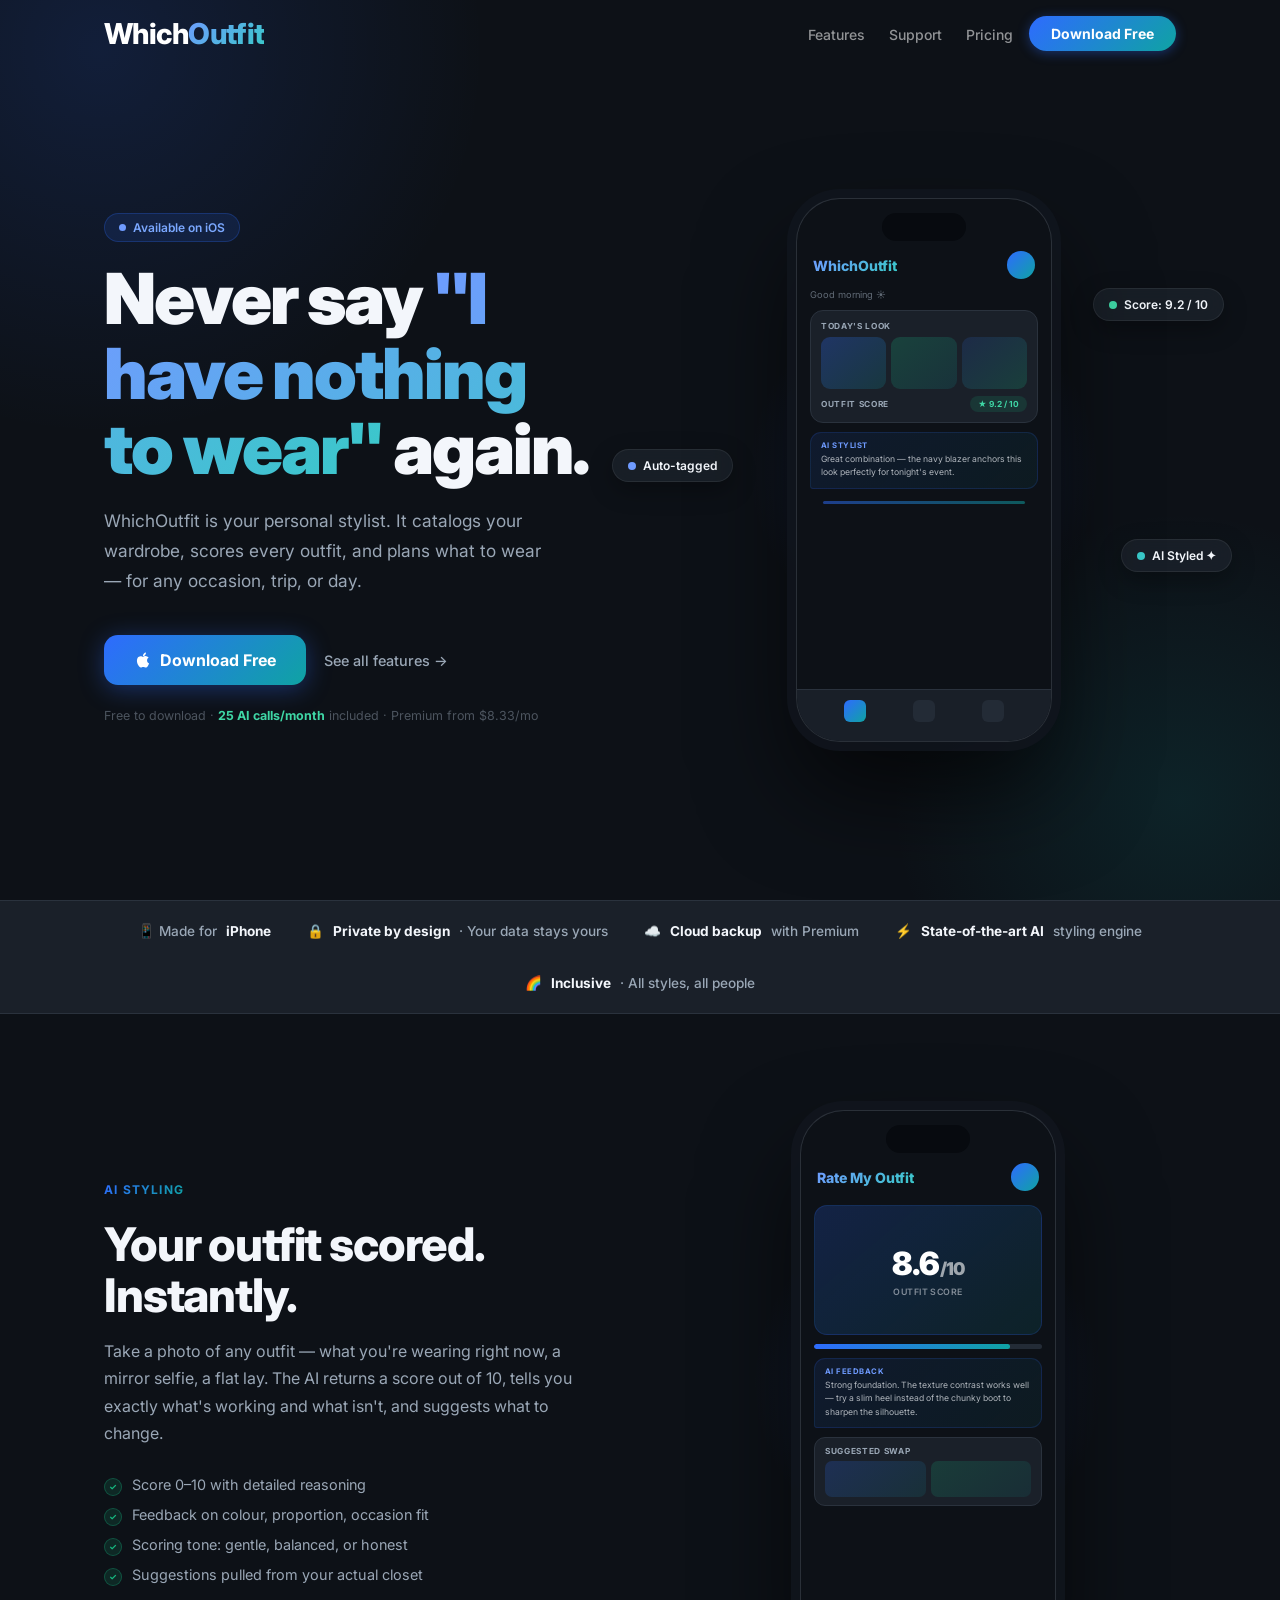
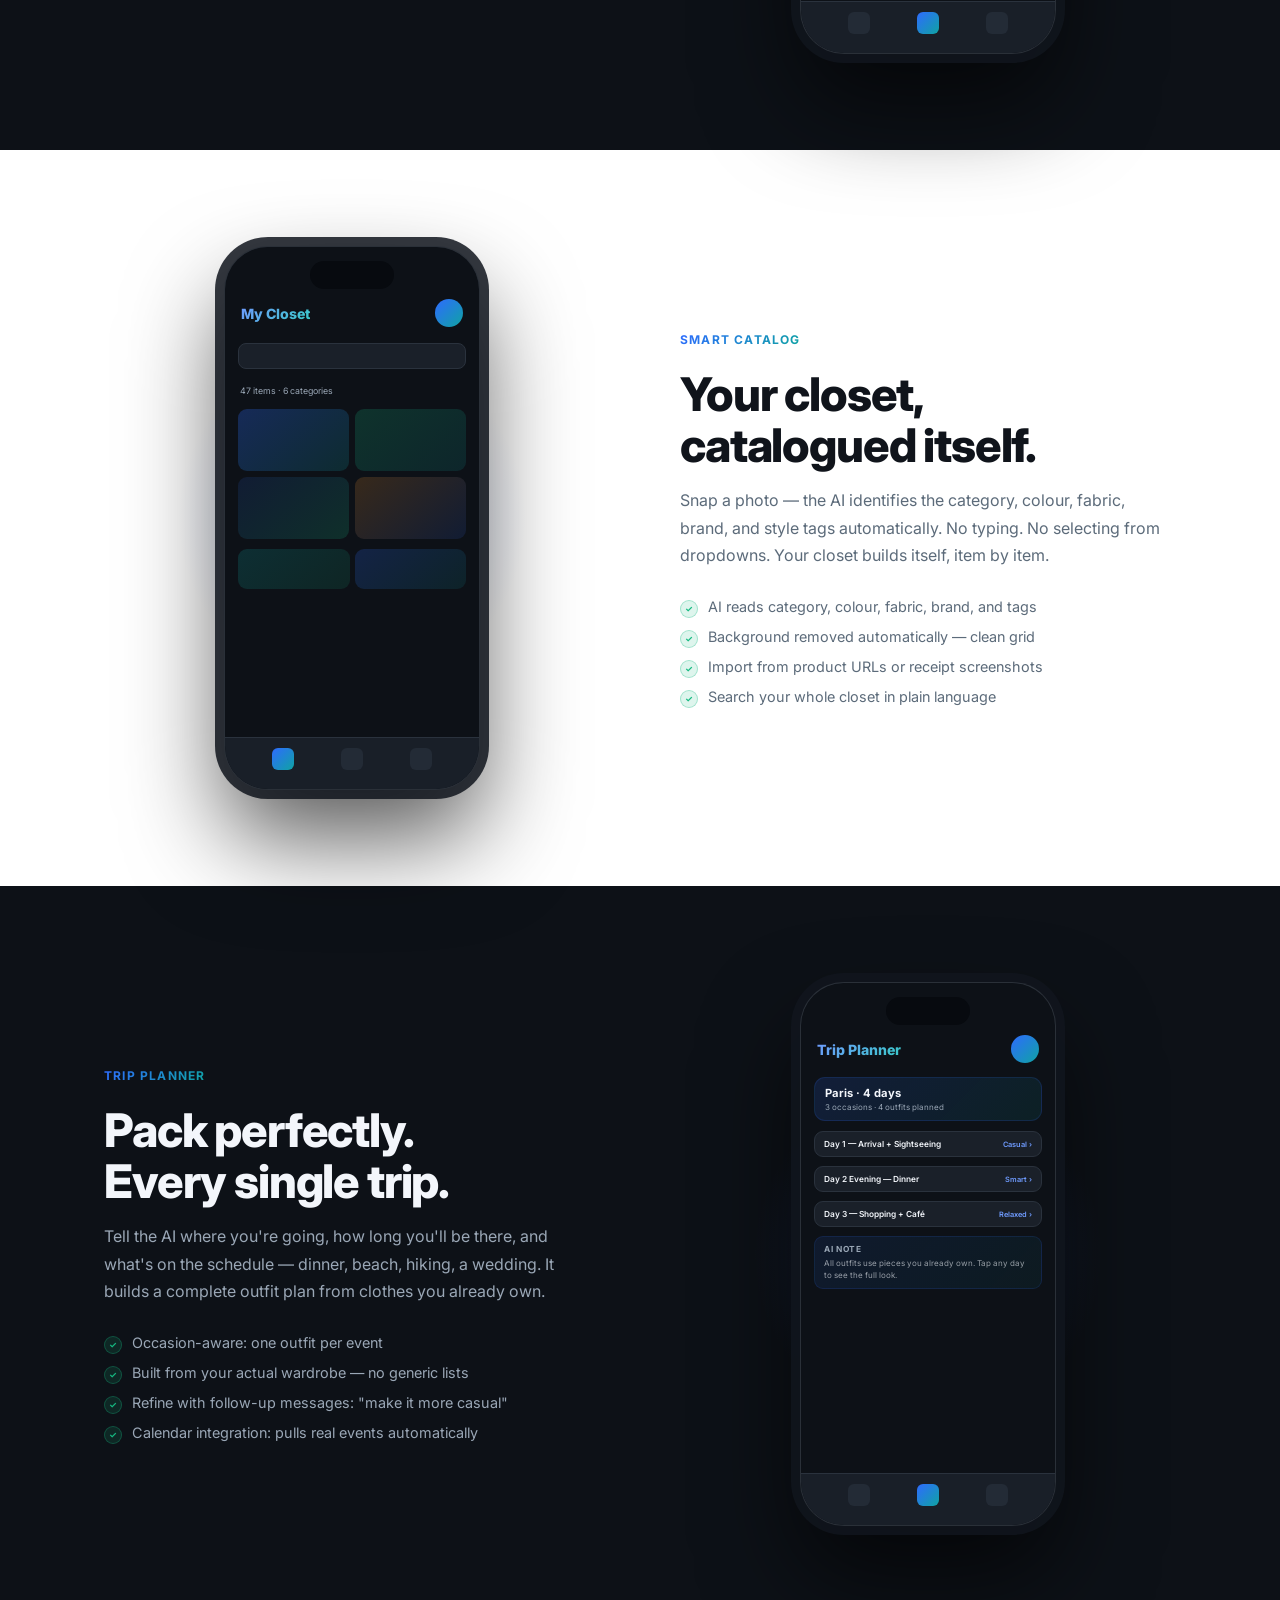
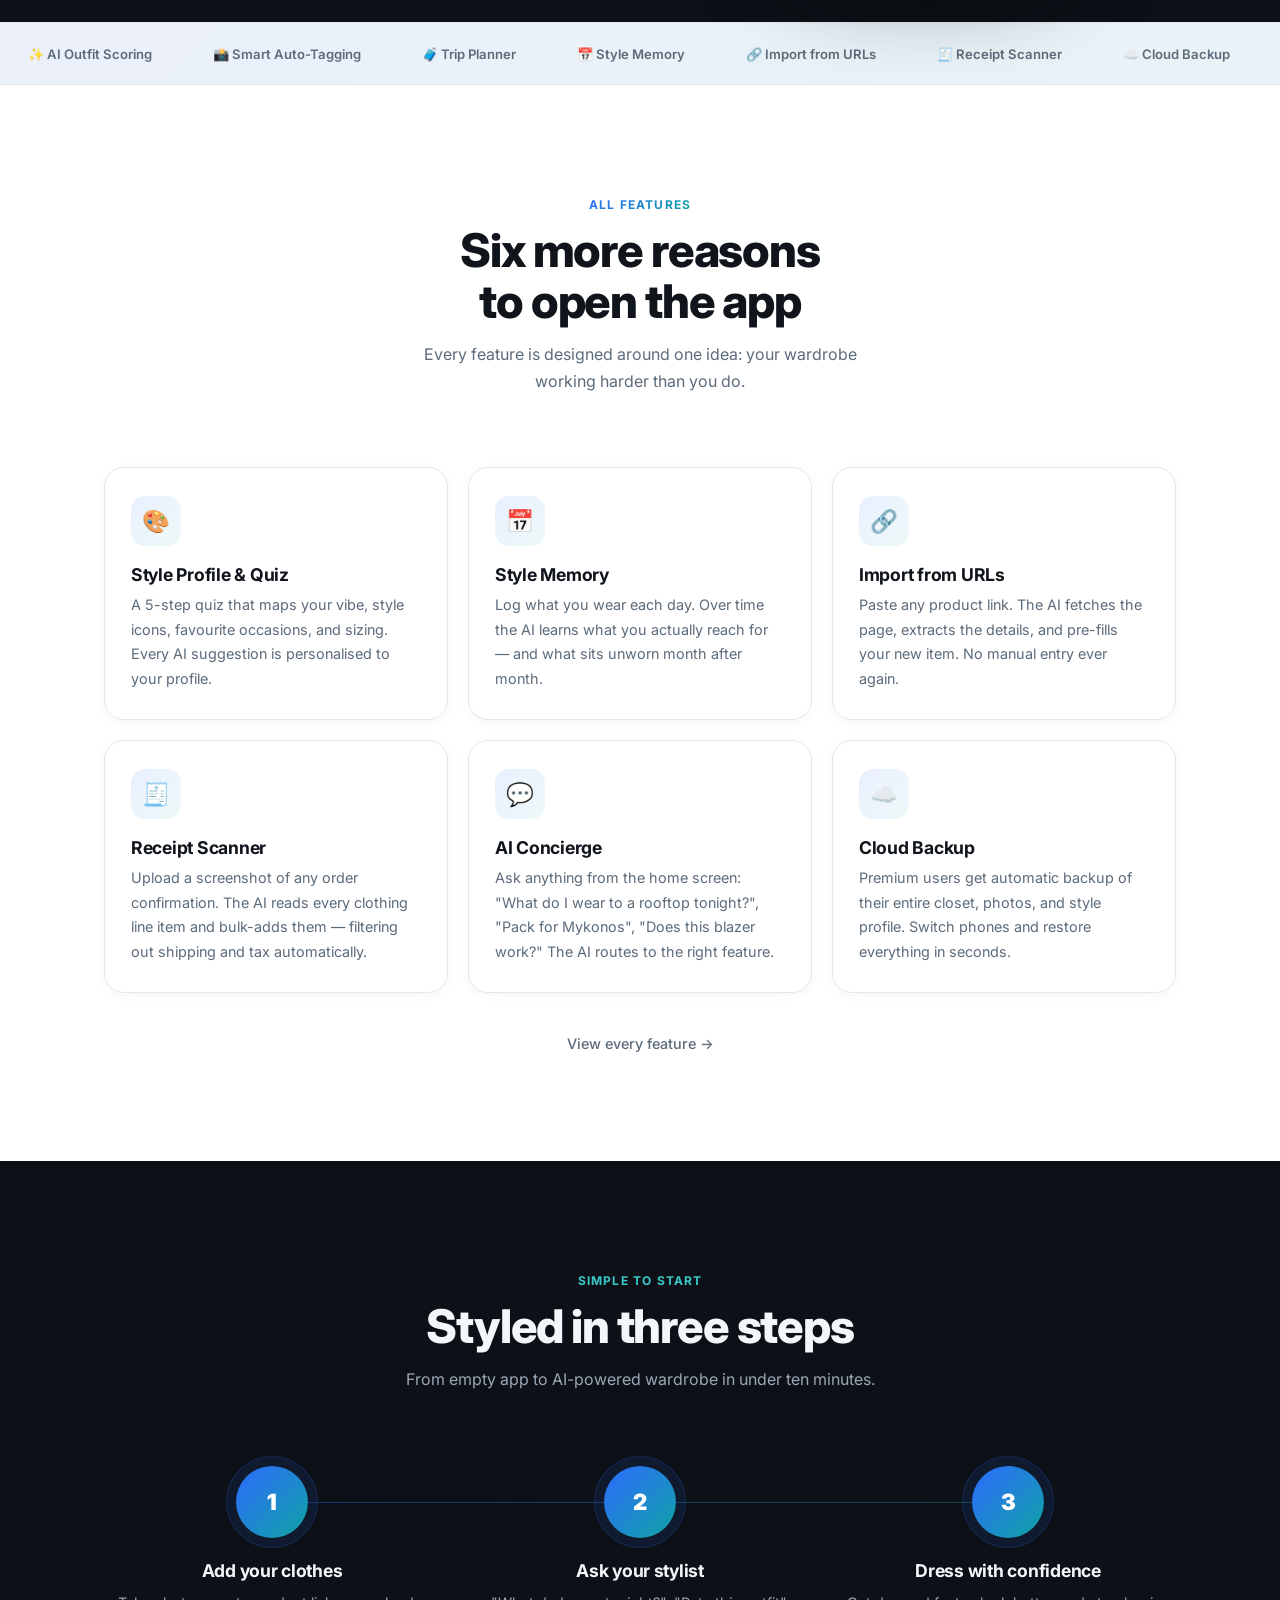
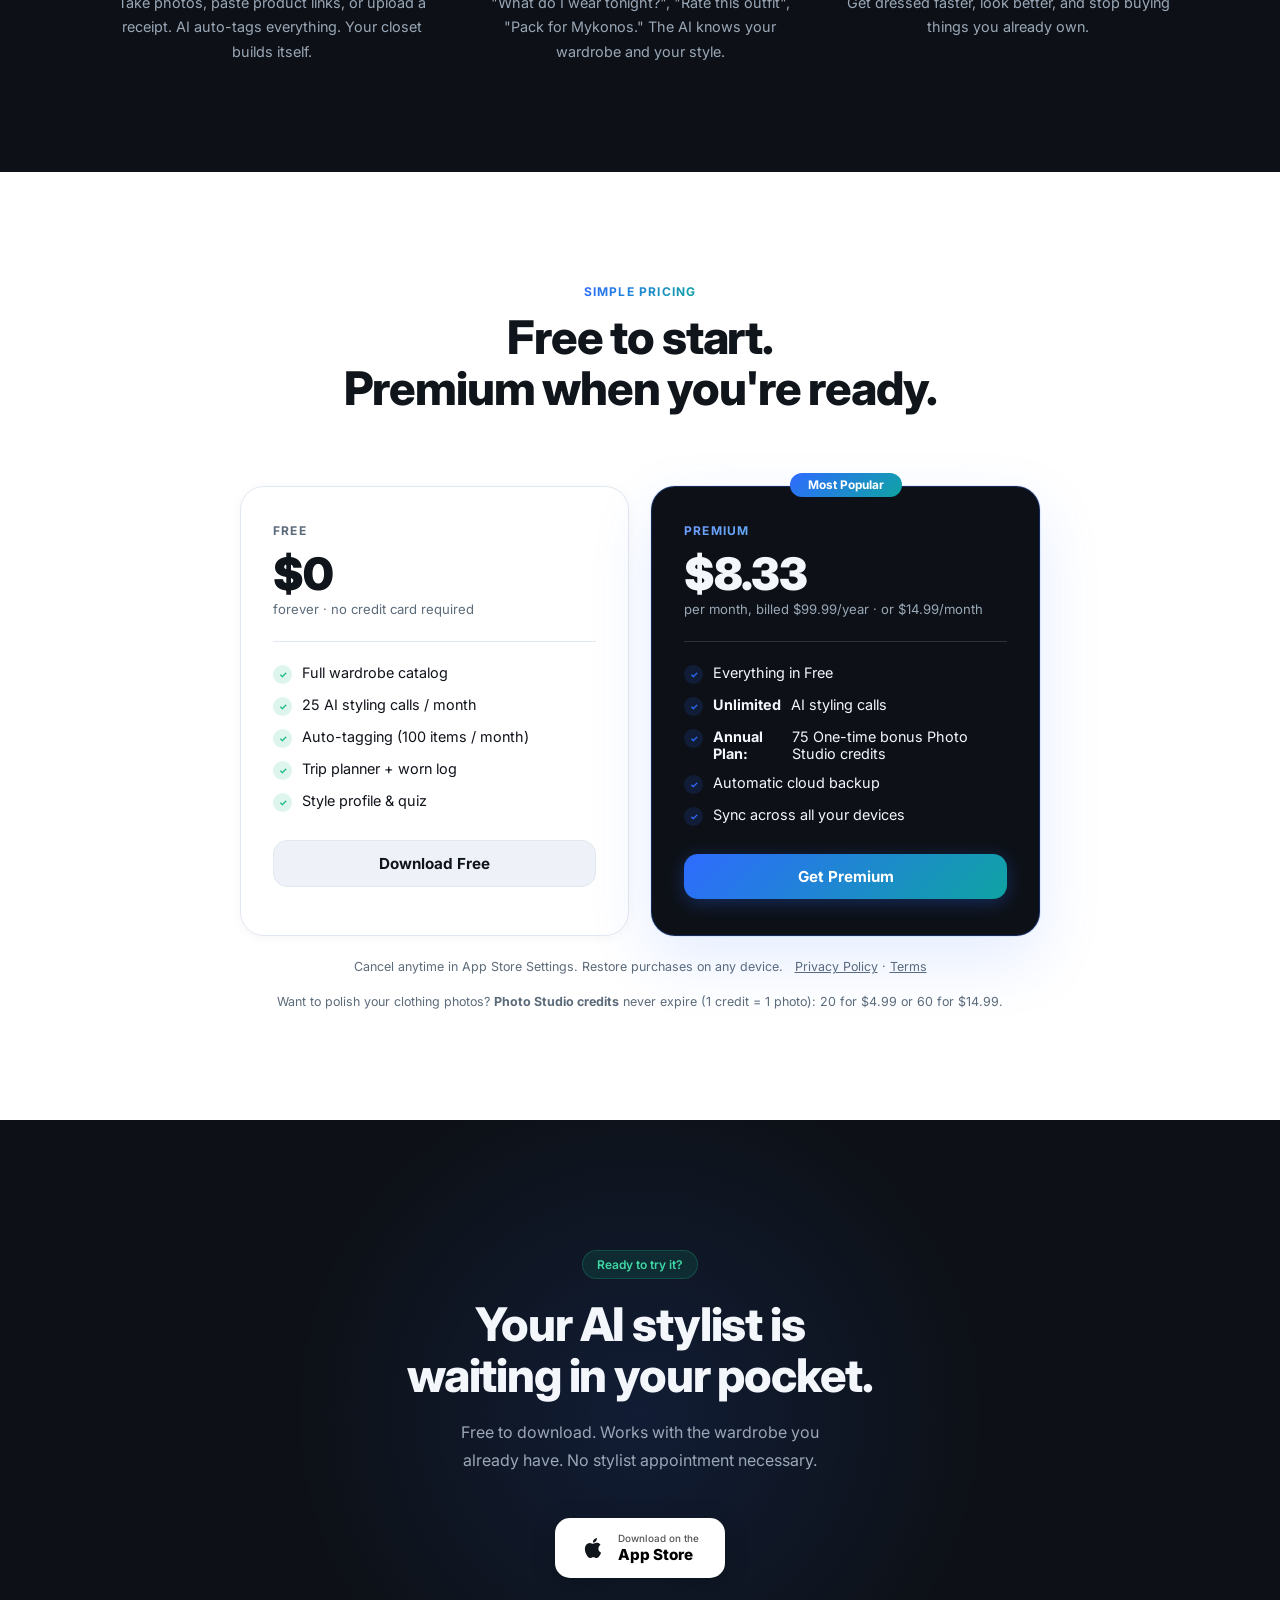
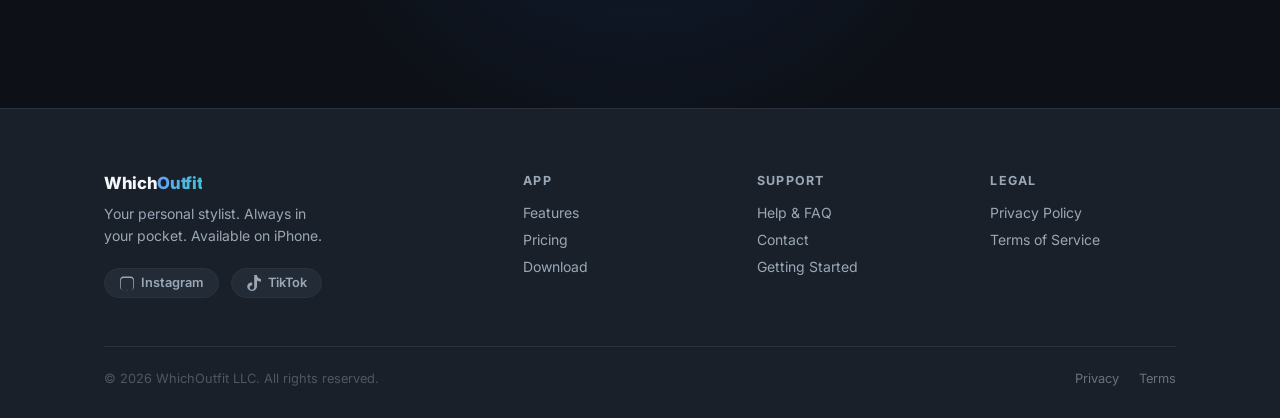
<file: index.html>
<!DOCTYPE html>
<html lang="en">
<head>
  <meta charset="UTF-8">
  <meta name="viewport" content="width=device-width, initial-scale=1.0">
  <title>WhichOutfit — Your Personal Stylist</title>
  <meta name="description" content="Never say 'I have nothing to wear' again. WhichOutfit catalogs your wardrobe, scores your outfits, and plans what to wear for every occasion.">
  <meta property="og:title" content="WhichOutfit — Your Personal Stylist">
  <meta property="og:description" content="Outfit scoring, smart catalog, trip packing, and cloud backup. Free on iPhone.">
  <meta property="og:type" content="website">
  <meta property="og:url" content="https://whichoutfit.app/">
  <link rel="canonical" href="https://whichoutfit.app/">
  <meta name="twitter:card" content="summary_large_image">
  <link rel="preconnect" href="https://fonts.googleapis.com">
  <link rel="preconnect" href="https://fonts.gstatic.com" crossorigin>
  <link href="https://fonts.googleapis.com/css2?family=Inter:wght@400;500;600;700;800;900&display=swap" rel="stylesheet">
  <meta name="theme-color" content="#0D1117">
  <link rel="icon" type="image/svg+xml" href="favicon.svg">
  <link rel="stylesheet" href="style.css">
</head>
<body>

<nav class="nav" id="nav">
  <div class="nav-inner">
    <a href="index.html" class="nav-logo" style="font-size: 1.8rem; white-space: nowrap;">Which<span class="grad">Outfit</span></a>
    <ul class="nav-links">
      <li><a href="features.html">Features</a></li>
      <li><a href="support.html">Support</a></li>
      <li><a href="#pricing">Pricing</a></li>
    </ul>
    <a href="#download" class="nav-dl">Download Free</a>
    <button class="nav-burger" aria-label="Menu">
      <span></span><span></span><span></span>
    </button>
  </div>
</nav>

<section class="hero">
  <div class="orb orb-1"></div>
  <div class="orb orb-2"></div>
  <div class="container">
    <div class="hero-grid">

      <div>
        <div class="badge badge-blue fade-up">Available on iOS</div>
        <h1 class="hero-title fade-up d1">
          Never say <em>"I have nothing<br>to wear"</em> again.
        </h1>
        <p class="hero-sub fade-up d2">
          WhichOutfit is your personal stylist. It catalogs your wardrobe, scores every outfit, and plans what to wear — for any occasion, trip, or day.
        </p>
        <div class="hero-actions fade-up d3">
          <a href="#download" class="btn btn-primary">
            <svg width="18" height="18" viewBox="0 0 24 24" fill="currentColor" aria-hidden="true"><path d="M18.71 19.5c-.83 1.24-1.71 2.45-3.05 2.47-1.34.03-1.77-.79-3.29-.79-1.53 0-2 .77-3.27.82-1.31.05-2.3-1.32-3.14-2.53C4.25 17 2.94 12.45 4.7 9.39c.87-1.52 2.43-2.48 4.12-2.51 1.28-.02 2.5.87 3.29.87.78 0 2.26-1.07 3.8-.91.65.03 2.47.26 3.64 1.98-.09.06-2.17 1.28-2.15 3.81.03 3.02 2.65 4.03 2.68 4.04-.03.07-.42 1.44-1.38 2.83M13 3.5c.73-.83 1.94-1.46 2.94-1.5.13 1.17-.34 2.35-1.04 3.19-.69.85-1.83 1.51-2.95 1.42-.15-1.15.41-2.35 1.05-3.11z"/></svg>
            Download Free
          </a>
          <a href="features.html" class="btn btn-ghost">See all features →</a>
        </div>
        <p class="hero-fine fade-up d4">Free to download · <strong>25 AI calls/month</strong> included · Premium from $8.33/mo</p>
      </div>

      <div class="phone-wrap fade-up d2">
        <div class="phone-glow"></div>

        <div class="phone-chip chip-1">
          <span class="chip-dot" style="background:#3FD7A6"></span>Score: 9.2 / 10
        </div>
        <div class="phone-chip chip-2">
          <span class="chip-dot" style="background:#39C9C9"></span>AI Styled ✦
        </div>
        <div class="phone-chip chip-3">
          <span class="chip-dot" style="background:#6F9BFF"></span>Auto-tagged
        </div>

        <div class="phone phone-float">
          <div class="phone-screen">
            <div class="ph-header">
              <span class="ph-wm">WhichOutfit</span>
              <div class="ph-av"></div>
            </div>
            <div style="padding:0 13px 6px;font-size:.58rem;color:rgba(154,167,182,.6)">Good morning ☀️</div>
            <div class="ph-body">
              <div class="ph-outfit-card">
                <div class="ph-lbl">Today's Look</div>
                <div class="ph-items">
                  <div class="ph-item"></div>
                  <div class="ph-item"></div>
                  <div class="ph-item"></div>
                </div>
                <div class="ph-score-row">
                  <span class="ph-lbl">Outfit Score</span>
                  <span class="ph-score">★ 9.2 / 10</span>
                </div>
              </div>
              <div class="ph-bubble">
                <div class="ph-bubble-from">AI Stylist</div>
                <div class="ph-bubble-txt">Great combination — the navy blazer anchors this look perfectly for tonight's event.</div>
              </div>
              <div class="ph-bar"></div>
            </div>
            <div class="ph-nav-bar">
              <div class="ph-tab on"></div>
              <div class="ph-tab"></div>
              <div class="ph-tab"></div>
            </div>
          </div>
        </div>
      </div>

    </div>
  </div>
</section>

<div class="trust">
  <div class="container">
    <div class="trust-inner">
      <div class="trust-item">📱 Made for <strong>iPhone</strong></div>
      <div class="trust-item">🔒 <strong>Private by design</strong> · Your data stays yours</div>
      <div class="trust-item">☁️ <strong>Cloud backup</strong> with Premium</div>
      <div class="trust-item">⚡ <strong>State-of-the-art AI</strong> styling engine</div>
      <div class="trust-item">🌈 <strong>Inclusive</strong> · All styles, all people</div>
      </div>
  </div>
</div>

<section class="showcase showcase-dark">
  <div class="container">
    <div class="showcase-grid">
      <div class="showcase-copy">
        <span class="eyebrow eyebrow-grad fade-up">AI Styling</span>
        <h2 class="fade-up d1">Your outfit scored.<br>Instantly.</h2>
        <p class="fade-up d2">Take a photo of any outfit — what you're wearing right now, a mirror selfie, a flat lay. The AI returns a score out of 10, tells you exactly what's working and what isn't, and suggests what to change.</p>
        <div class="showcase-pts fade-up d3">
          <div class="showcase-pt"><span class="pt-chk">✓</span>Score 0–10 with detailed reasoning</div>
          <div class="showcase-pt"><span class="pt-chk">✓</span>Feedback on colour, proportion, occasion fit</div>
          <div class="showcase-pt"><span class="pt-chk">✓</span>Scoring tone: gentle, balanced, or honest</div>
          <div class="showcase-pt"><span class="pt-chk">✓</span>Suggestions pulled from your actual closet</div>
        </div>
      </div>
      <div class="phone-wrap fade-up d2">
        <div class="phone-glow"></div>
        <div class="phone phone-float">
          <div class="phone-screen">
            <div class="ph-header">
              <span class="ph-wm">Rate My Outfit</span>
              <div class="ph-av"></div>
            </div>
            <div class="ph-body">
              <div style="height:130px;border-radius:13px;background:linear-gradient(140deg,rgba(46,107,255,.2),rgba(15,163,163,.12));border:1px solid rgba(46,107,255,.18);display:flex;align-items:center;justify-content:center">
                <div style="text-align:center">
                  <div style="font-size:2rem;font-weight:900;color:#fff;letter-spacing:-.03em">8.6<span style="font-size:1.1rem;opacity:.6">/10</span></div>
                  <div style="font-size:.55rem;color:rgba(243,246,251,.5);margin-top:3px;letter-spacing:.05em;text-transform:uppercase;font-weight:600">Outfit Score</div>
                </div>
              </div>
              <div style="height:5px;background:var(--dark-m);border-radius:var(--r-pill);overflow:hidden"><div style="height:100%;width:86%;background:var(--grad);border-radius:var(--r-pill)"></div></div>
              <div class="ph-bubble">
                <div class="ph-bubble-from">AI Feedback</div>
                <div class="ph-bubble-txt">Strong foundation. The texture contrast works well — try a slim heel instead of the chunky boot to sharpen the silhouette.</div>
              </div>
              <div style="background:var(--dark-s);border-radius:11px;padding:8px 10px;border:1px solid var(--dark-b)">
                <div class="ph-lbl" style="margin-bottom:5px">Suggested swap</div>
                <div style="display:flex;gap:5px">
                  <div style="flex:1;height:36px;border-radius:7px;background:linear-gradient(140deg,rgba(46,107,255,.2),rgba(15,163,163,.12))"></div>
                  <div style="flex:1;height:36px;border-radius:7px;background:linear-gradient(140deg,rgba(22,185,129,.18),rgba(15,163,163,.1))"></div>
                </div>
              </div>
            </div>
            <div class="ph-nav-bar">
              <div class="ph-tab"></div>
              <div class="ph-tab on"></div>
              <div class="ph-tab"></div>
            </div>
          </div>
        </div>
      </div>
    </div>
  </div>
</section>

<section class="showcase section-surface">
  <div class="container">
    <div class="showcase-grid showcase-flip">
      <div class="showcase-copy">
        <span class="eyebrow eyebrow-grad fade-up">Smart Catalog</span>
        <h2 class="fade-up d1" style="color:var(--text)">Your closet,<br>catalogued itself.</h2>
        <p class="fade-up d2" style="color:var(--text2)">Snap a photo — the AI identifies the category, colour, fabric, brand, and style tags automatically. No typing. No selecting from dropdowns. Your closet builds itself, item by item.</p>
        <div class="showcase-pts fade-up d3">
          <div class="showcase-pt" style="color:var(--text2)"><span class="pt-chk">✓</span>AI reads category, colour, fabric, brand, and tags</div>
          <div class="showcase-pt" style="color:var(--text2)"><span class="pt-chk">✓</span>Background removed automatically — clean grid</div>
          <div class="showcase-pt" style="color:var(--text2)"><span class="pt-chk">✓</span>Import from product URLs or receipt screenshots</div>
          <div class="showcase-pt" style="color:var(--text2)"><span class="pt-chk">✓</span>Search your whole closet in plain language</div>
        </div>
      </div>
      <div class="phone-wrap fade-up d2">
        <div class="phone-glow"></div>
        <div class="phone phone-float">
          <div class="phone-screen">
            <div class="ph-header">
              <span class="ph-wm">My Closet</span>
              <div class="ph-av"></div>
            </div>
            <div class="ph-body">
              <div class="ph-search"></div>
              <div class="ph-count">47 items · 6 categories</div>
              <div class="ph-grid">
                <div class="ph-gi"></div>
                <div class="ph-gi"></div>
                <div class="ph-gi"></div>
                <div class="ph-gi"></div>
              </div>
              <div style="display:flex;gap:5px;margin-top:1px">
                <div style="flex:1;height:40px;border-radius:9px;background:linear-gradient(140deg,rgba(15,163,163,.2),rgba(22,185,129,.12))"></div>
                <div style="flex:1;height:40px;border-radius:9px;background:linear-gradient(140deg,rgba(46,107,255,.2),rgba(15,163,163,.12))"></div>
              </div>
            </div>
            <div class="ph-nav-bar">
              <div class="ph-tab on"></div>
              <div class="ph-tab"></div>
              <div class="ph-tab"></div>
            </div>
          </div>
        </div>
      </div>
    </div>
  </div>
</section>

<section class="showcase showcase-dark">
  <div class="container">
    <div class="showcase-grid">
      <div class="showcase-copy">
        <span class="eyebrow eyebrow-grad fade-up">Trip Planner</span>
        <h2 class="fade-up d1">Pack perfectly.<br>Every single trip.</h2>
        <p class="fade-up d2">Tell the AI where you're going, how long you'll be there, and what's on the schedule — dinner, beach, hiking, a wedding. It builds a complete outfit plan from clothes you already own.</p>
        <div class="showcase-pts fade-up d3">
          <div class="showcase-pt"><span class="pt-chk">✓</span>Occasion-aware: one outfit per event</div>
          <div class="showcase-pt"><span class="pt-chk">✓</span>Built from your actual wardrobe — no generic lists</div>
          <div class="showcase-pt"><span class="pt-chk">✓</span>Refine with follow-up messages: "make it more casual"</div>
          <div class="showcase-pt"><span class="pt-chk">✓</span>Calendar integration: pulls real events automatically</div>
        </div>
      </div>
      <div class="phone-wrap fade-up d2">
        <div class="phone-glow"></div>
        <div class="phone phone-float">
          <div class="phone-screen">
            <div class="ph-header">
              <span class="ph-wm">Trip Planner</span>
              <div class="ph-av"></div>
            </div>
            <div class="ph-body">
              <div class="ph-trip-hdr">
                <div class="ph-trip-dest">Paris · 4 days</div>
                <div class="ph-trip-sub">3 occasions · 4 outfits planned</div>
              </div>
              <div class="ph-occ">
                <span class="ph-occ-name">Day 1 — Arrival + Sightseeing</span>
                <span class="ph-occ-tag">Casual ›</span>
              </div>
              <div class="ph-occ">
                <span class="ph-occ-name">Day 2 Evening — Dinner</span>
                <span class="ph-occ-tag">Smart ›</span>
              </div>
              <div class="ph-occ">
                <span class="ph-occ-name">Day 3 — Shopping + Café</span>
                <span class="ph-occ-tag">Relaxed ›</span>
              </div>
              <div style="background:linear-gradient(135deg,rgba(46,107,255,.1),rgba(15,163,163,.07));border:1px solid rgba(46,107,255,.14);border-radius:9px;padding:7px 9px">
                <div class="ph-lbl" style="margin-bottom:3px">AI Note</div>
                <div style="font-size:.5rem;color:rgba(243,246,251,.6);line-height:1.5">All outfits use pieces you already own. Tap any day to see the full look.</div>
              </div>
            </div>
            <div class="ph-nav-bar">
              <div class="ph-tab"></div>
              <div class="ph-tab on"></div>
              <div class="ph-tab"></div>
            </div>
          </div>
        </div>
      </div>
    </div>
  </div>
</section>

<div class="marquee-wrap" aria-hidden="true">
  <div class="marquee-track">
    <span class="marquee-item">✨ AI Outfit Scoring</span><span class="marquee-sep">·</span>
    <span class="marquee-item">📸 Smart Auto-Tagging</span><span class="marquee-sep">·</span>
    <span class="marquee-item">🧳 Trip Planner</span><span class="marquee-sep">·</span>
    <span class="marquee-item">📅 Style Memory</span><span class="marquee-sep">·</span>
    <span class="marquee-item">🔗 Import from URLs</span><span class="marquee-sep">·</span>
    <span class="marquee-item">🧾 Receipt Scanner</span><span class="marquee-sep">·</span>
    <span class="marquee-item">☁️ Cloud Backup</span><span class="marquee-sep">·</span>
    <span class="marquee-item">🎨 Style Profile & Quiz</span><span class="marquee-sep">·</span>
    <span class="marquee-item">📆 Calendar-Aware Planning</span><span class="marquee-sep">·</span>
    <span class="marquee-item">✨ AI Outfit Scoring</span><span class="marquee-sep">·</span>
    <span class="marquee-item">📸 Smart Auto-Tagging</span><span class="marquee-sep">·</span>
    <span class="marquee-item">🧳 Trip Planner</span><span class="marquee-sep">·</span>
    <span class="marquee-item">📅 Style Memory</span><span class="marquee-sep">·</span>
    <span class="marquee-item">🔗 Import from URLs</span><span class="marquee-sep">·</span>
    <span class="marquee-item">🧾 Receipt Scanner</span><span class="marquee-sep">·</span>
    <span class="marquee-item">☁️ Cloud Backup</span><span class="marquee-sep">·</span>
    <span class="marquee-item">🎨 Style Profile & Quiz</span><span class="marquee-sep">·</span>
    <span class="marquee-item">📆 Calendar-Aware Planning</span><span class="marquee-sep">·</span>
  </div>
</div>

<section class="section section-surface">
  <div class="container">
    <div class="section-head">
      <span class="eyebrow eyebrow-grad fade-up">All features</span>
      <h2 class="fade-up d1">Six more reasons<br>to open the app</h2>
      <p class="fade-up d2">Every feature is designed around one idea: your wardrobe working harder than you do.</p>
    </div>
    <div class="feat-grid">
      <div class="card fade-up">
        <div class="card-icon">🎨</div>
        <h3>Style Profile & Quiz</h3>
        <p>A 5-step quiz that maps your vibe, style icons, favourite occasions, and sizing. Every AI suggestion is personalised to your profile.</p>
      </div>
      <div class="card fade-up d1">
        <div class="card-icon">📅</div>
        <h3>Style Memory</h3>
        <p>Log what you wear each day. Over time the AI learns what you actually reach for — and what sits unworn month after month.</p>
      </div>
      <div class="card fade-up d2">
        <div class="card-icon">🔗</div>
        <h3>Import from URLs</h3>
        <p>Paste any product link. The AI fetches the page, extracts the details, and pre-fills your new item. No manual entry ever again.</p>
      </div>
      <div class="card fade-up">
        <div class="card-icon">🧾</div>
        <h3>Receipt Scanner</h3>
        <p>Upload a screenshot of any order confirmation. The AI reads every clothing line item and bulk-adds them — filtering out shipping and tax automatically.</p>
      </div>
      <div class="card fade-up d1">
        <div class="card-icon">💬</div>
        <h3>AI Concierge</h3>
        <p>Ask anything from the home screen: "What do I wear to a rooftop tonight?", "Pack for Mykonos", "Does this blazer work?" The AI routes to the right feature.</p>
      </div>
      <div class="card fade-up d2">
        <div class="card-icon">☁️</div>
        <h3>Cloud Backup</h3>
        <p>Premium users get automatic backup of their entire closet, photos, and style profile. Switch phones and restore everything in seconds.</p>
      </div>
    </div>
    <div style="text-align:center;margin-top:40px" class="fade-up">
      <a href="features.html" class="btn btn-ghost" style="color:var(--text2)">View every feature →</a>
    </div>
  </div>
</section>

<section class="section section-dark">
  <div class="container">
    <div class="section-head">
      <span class="eyebrow fade-up" style="color:var(--teal-l)">Simple to start</span>
      <h2 class="fade-up d1">Styled in three steps</h2>
      <p class="fade-up d2">From empty app to AI-powered wardrobe in under ten minutes.</p>
    </div>
    <div class="steps">
      <div class="step fade-up">
        <div class="step-num">1</div>
        <h3>Add your clothes</h3>
        <p>Take photos, paste product links, or upload a receipt. AI auto-tags everything. Your closet builds itself.</p>
      </div>
      <div class="step fade-up d1">
        <div class="step-num">2</div>
        <h3>Ask your stylist</h3>
        <p>"What do I wear tonight?", "Rate this outfit", "Pack for Mykonos." The AI knows your wardrobe and your style.</p>
      </div>
      <div class="step fade-up d2">
        <div class="step-num">3</div>
        <h3>Dress with confidence</h3>
        <p>Get dressed faster, look better, and stop buying things you already own.</p>
      </div>
    </div>
  </div>
</section>

<section class="section section-surface" id="pricing">
  <div class="container">
    <div class="section-head">
      <span class="eyebrow eyebrow-grad fade-up">Simple pricing</span>
      <h2 class="fade-up d1">Free to start.<br>Premium when you're ready.</h2>
    </div>
    <div class="price-grid">
      <div class="price-card fade-up">
        <div class="price-tier">Free</div>
        <div class="price-amount">$0</div>
        <div class="price-per">forever · no credit card required</div>
        <div class="price-div"></div>
        <ul class="price-feats">
          <li class="price-feat"><span class="pfchk pfchk-g">✓</span>Full wardrobe catalog</li>
          <li class="price-feat"><span class="pfchk pfchk-g">✓</span>25 AI styling calls / month</li>
          <li class="price-feat"><span class="pfchk pfchk-g">✓</span>Auto-tagging (100 items / month)</li>
          <li class="price-feat"><span class="pfchk pfchk-g">✓</span>Trip planner + worn log</li>
          <li class="price-feat"><span class="pfchk pfchk-g">✓</span>Style profile & quiz</li>
        </ul>
        <a href="#download" class="price-cta price-cta-free">Download Free</a>
      </div>
      <div class="price-card price-card-feat fade-up d1">
        <div class="price-pop">Most Popular</div>
        <div class="price-tier">Premium</div>
        <div class="price-amount">$8.33</div>
        <div class="price-per">per month, billed $99.99/year · or $14.99/month</div>
        <div class="price-div"></div>
        <ul class="price-feats">
          <li class="price-feat"><span class="pfchk pfchk-b">✓</span>Everything in Free</li>
          <li class="price-feat"><span class="pfchk pfchk-b">✓</span><strong>Unlimited</strong> AI styling calls</li>
          <li class="price-feat"><span class="pfchk pfchk-b">✓</span><strong>Annual Plan:</strong> 75 One-time bonus Photo Studio credits</li>
          <li class="price-feat"><span class="pfchk pfchk-b">✓</span>Automatic cloud backup</li>
          <li class="price-feat"><span class="pfchk pfchk-b">✓</span>Sync across all your devices</li>
        </ul>
        <a href="#download" class="price-cta price-cta-prem">Get Premium</a>
      </div>
    </div>
    <p class="price-note">
      Cancel anytime in App Store Settings. Restore purchases on any device. &nbsp;
      <a href="privacy.html">Privacy Policy</a> · <a href="terms.html">Terms</a>
    </p>
    <p style="text-align:center;margin-top:14px;font-size:.78rem;color:var(--text2)">
      Want to polish your clothing photos? <strong>Photo Studio credits</strong> never expire (1 credit = 1 photo): 20 for $4.99 or 60 for $14.99.
    </p>
  </div>
</section>

<section class="dl-section" id="download">
  <div class="container">
    <div class="badge badge-green fade-up" style="margin-bottom:20px">Ready to try it?</div>
    <h2 class="fade-up d1">Your AI stylist is<br>waiting in your pocket.</h2>
    <p class="fade-up d2">Free to download. Works with the wardrobe you already have. No stylist appointment necessary.</p>
    <div class="dl-ctas fade-up d3">
      <a href="https://apps.apple.com/us/app/whichoutfit/id6778094125" target="_blank" rel="noopener" class="btn btn-appstore">
        <svg width="24" height="24" viewBox="0 0 24 24" fill="currentColor">
          <path d="M18.71 19.5c-.83 1.24-1.71 2.45-3.05 2.47-1.34.03-1.77-.79-3.29-.79-1.53 0-2 .77-3.27.82-1.31.05-2.3-1.32-3.14-2.53C4.25 17 2.94 12.45 4.7 9.39c.87-1.52 2.43-2.48 4.12-2.51 1.28-.02 2.5.87 3.29.87.78 0 2.26-1.07 3.8-.91.65.03 2.47.26 3.64 1.98-.09.06-2.17 1.28-2.15 3.81.03 3.02 2.65 4.03 2.68 4.04-.03.07-.42 1.44-1.38 2.83M13 3.5c.73-.83 1.94-1.46 2.94-1.5.13 1.17-.34 2.35-1.04 3.19-.69.85-1.83 1.51-2.95 1.42-.15-1.15.41-2.35 1.05-3.11z"/>
        </svg>
        <div class="as-text">
          <small>Download on the</small>
          <strong>App Store</strong>
        </div>
      </a>
    </div>
  </div>
</section>

<footer class="footer">
  <div class="container">
    <div class="footer-grid">
      <div class="footer-brand">
        <a href="index.html" class="footer-logo">Which<span class="grad">Outfit</span></a>
        <p>Your personal stylist. Always in your pocket. Available on iPhone.</p>
        <div class="footer-social">
          <a href="https://www.instagram.com/whichoutfitapp" target="_blank" rel="noopener">
            <svg width="16" height="16" viewBox="0 0 24 24" fill="currentColor"><path d="M12 2.163c3.204 0 3.584.012 4.85.07 1.172.054 1.874.262 2.428.477.65.252 1.115.553 1.602 1.04.487.487.788.952 1.04 1.602.215.554.423 1.256.477 2.428.058 1.266.07 1.646.07 4.85s-.012 3.584-.07 4.85c-.054 1.172-.262 1.874-.477 2.428-.252.65-.553 1.115-1.04 1.602-.487.487-.952.788-1.602 1.04-.554.215-1.256.423-2.428.477-1.266.058-1.646.07-4.85.07s-3.584-.012-4.85-.07c-1.172-.054-1.874-.262-2.428-.477-.65-.252-1.115-.553-1.602-1.04-.487-.487-.788-.952-1.04-1.602-.215-.554-.423-1.256-.477-2.428-.058-1.266-.07-1.646-.07-4.85s.012-3.584.07-4.85c.054-1.172.262-1.874.477-2.428.252-.65.553-1.115 1.04-1.602.487-.487.952-.788 1.602-1.04.554-.215 1.256-.423 2.428-.477 1.266-.058 1.646-.07 4.85-.07zm0 2.163c-3.136 0-3.512.012-4.748.067-1.07.05-1.65.234-2.038.384-.51.2-.876.44-1.26.824-.384.384-.624.75-.824 1.26-.15.388-.334.968-.384 2.038-.055 1.236-.067 1.612-.067 4.748s.012 3.512.067 4.748c.05 1.07.234 1.65.384 2.038.2.51.44.876.824 1.26.384.384.75.624 1.26.824.388.15.968.334 2.038.384 1.236.055 1.612.067 4.748.067s3.512-.012 4.748-.067c1.07-.05 1.65-.234 2.038-.384.51-.2.876-.44 1.26-.824.384-.384.624-.75.824-1.26.15-.388.334-.968.384-2.038.055-1.236.067-1.612.067-4.748s-.012-3.512-.067-4.748c-.05-1.07-.234-1.65-.384-2.038-.2-.51-.44-.876-.824-1.26-.384-.384-.75-.624-1.26-.824-.388-.15-.968-.334-2.038-.384-1.236-.055-1.612-.067-4.748-.067z"/></svg>
            Instagram
          </a>
          <a href="https://www.tiktok.com/@whichoutfitapp" target="_blank" rel="noopener">
            <svg width="16" height="16" viewBox="0 0 24 24" fill="currentColor"><path d="M12.525.02c1.31-.02 2.61-.01 3.91-.02.08 1.53.63 3.09 1.75 4.17 1.12 1.11 2.7 1.62 4.24 1.79v4.03c-1.44-.05-2.89-.35-4.2-.97-.57-.26-1.1-.59-1.62-.93-.01 2.92.01 5.84-.02 8.75-.08 1.4-.54 2.79-1.35 3.94-1.31 1.92-3.58 3.17-5.91 3.21-1.43.08-2.86-.31-4.09-1.03-2.05-1.17-3.37-3.32-3.35-5.69.05-2.25 1.34-4.32 3.39-5.3 1.29-.61 2.67-.82 4.06-.78v4.16c-1.16-.04-2.26.46-2.96 1.32-.56.66-.8 1.52-.77 2.38.08 1.33.94 2.53 2.22 2.97 1.05.37 2.22.19 3.09-.48.96-.72 1.39-1.95 1.39-3.15V.02z"/></svg>
            TikTok
          </a>
        </div>
      </div>
      <div class="footer-col">
        <h4>App</h4>
        <a href="features.html">Features</a>
        <a href="#pricing">Pricing</a>
        <a href="#download">Download</a>
      </div>
      <div class="footer-col">
        <h4>Support</h4>
        <a href="support.html">Help & FAQ</a>
        <a href="support.html#contact">Contact</a>
        <a href="support.html#getting-started">Getting Started</a>
      </div>
      <div class="footer-col">
        <h4>Legal</h4>
        <a href="https://tdpiotrowski3.github.io/MyClosetApp-legal/privacy.html" target="_blank" rel="noopener">Privacy Policy</a>
        <a href="https://tdpiotrowski3.github.io/MyClosetApp-legal/terms.html" target="_blank" rel="noopener">Terms of Service</a>
      </div>
    </div>
    <div class="footer-bottom">
      <span class="footer-copy">© 2026 WhichOutfit LLC. All rights reserved.</span>
      <div class="footer-legal">
        <a href="https://tdpiotrowski3.github.io/MyClosetApp-legal/privacy.html" target="_blank" rel="noopener">Privacy</a>
        <a href="https://tdpiotrowski3.github.io/MyClosetApp-legal/terms.html" target="_blank" rel="noopener">Terms</a>
      </div>
    </div>
  </div>
</footer>

<script src="main.js"></script>
</body>
</html>
</file>
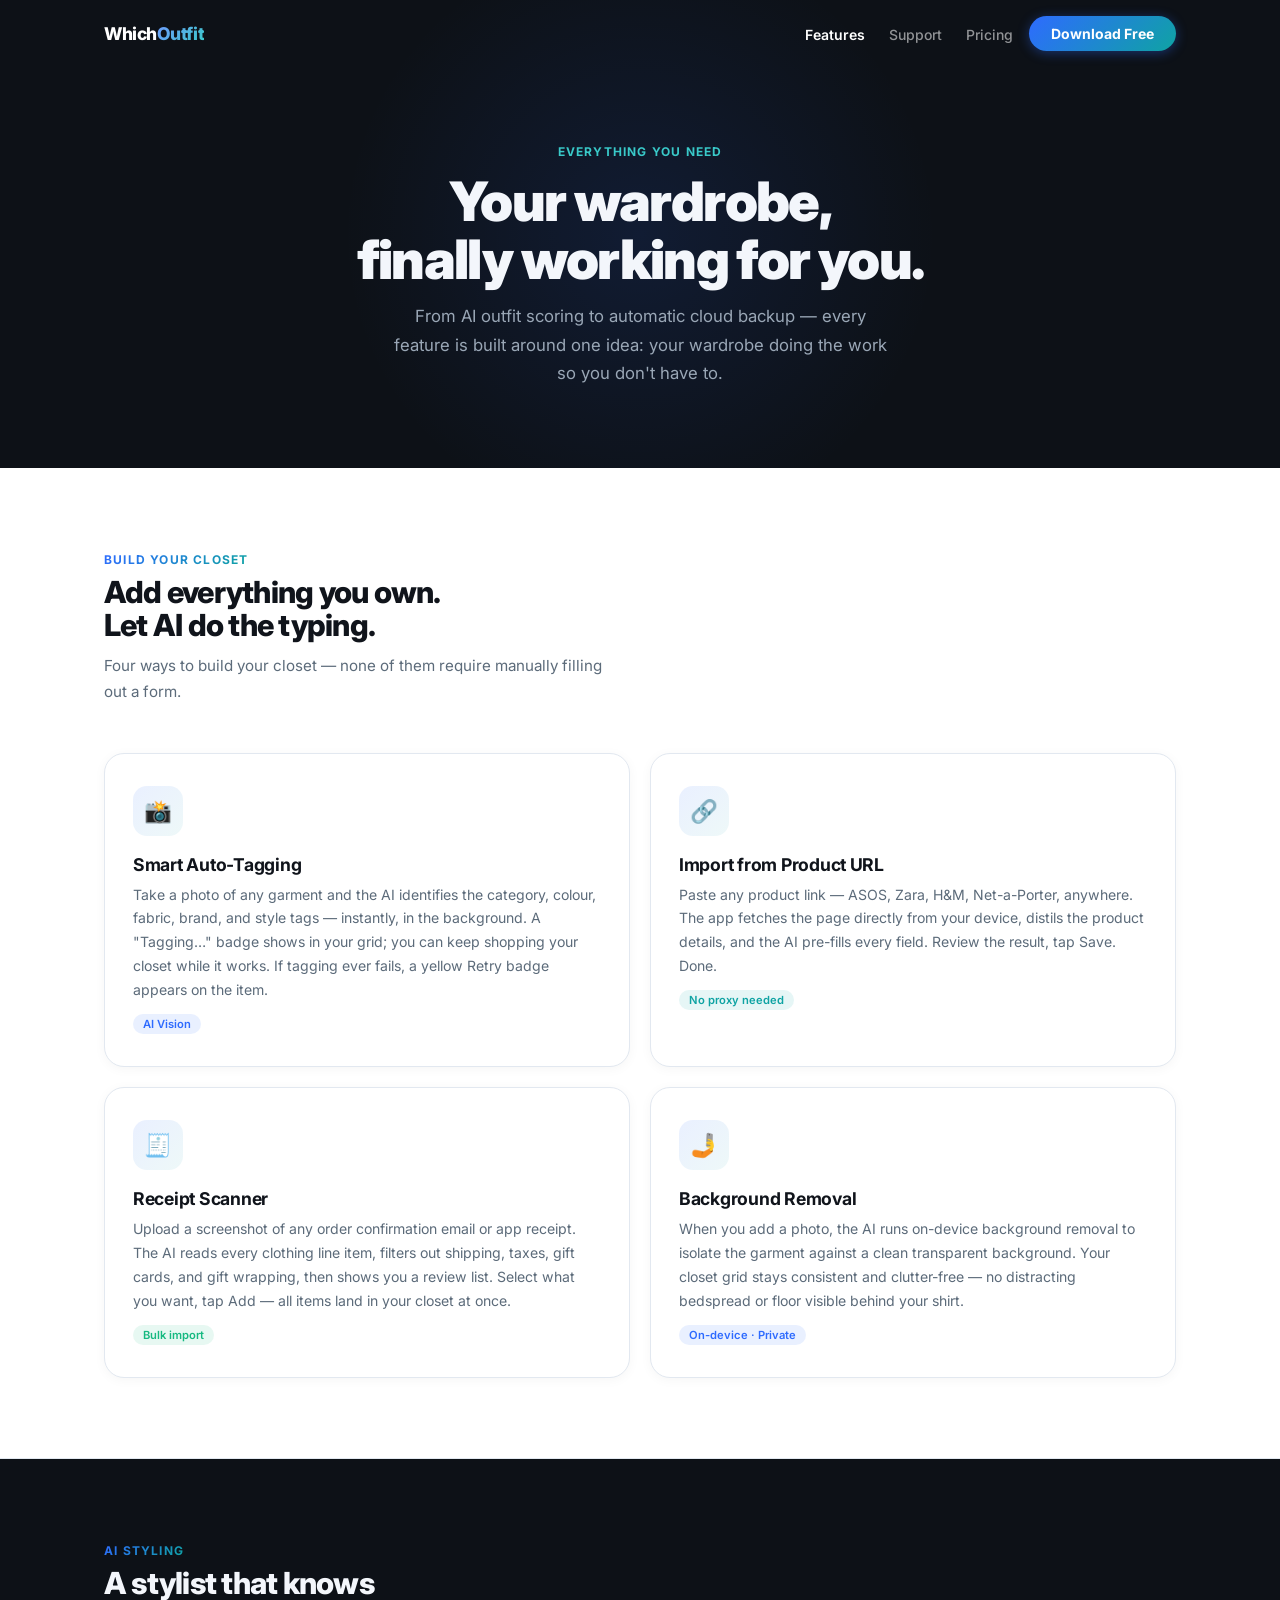
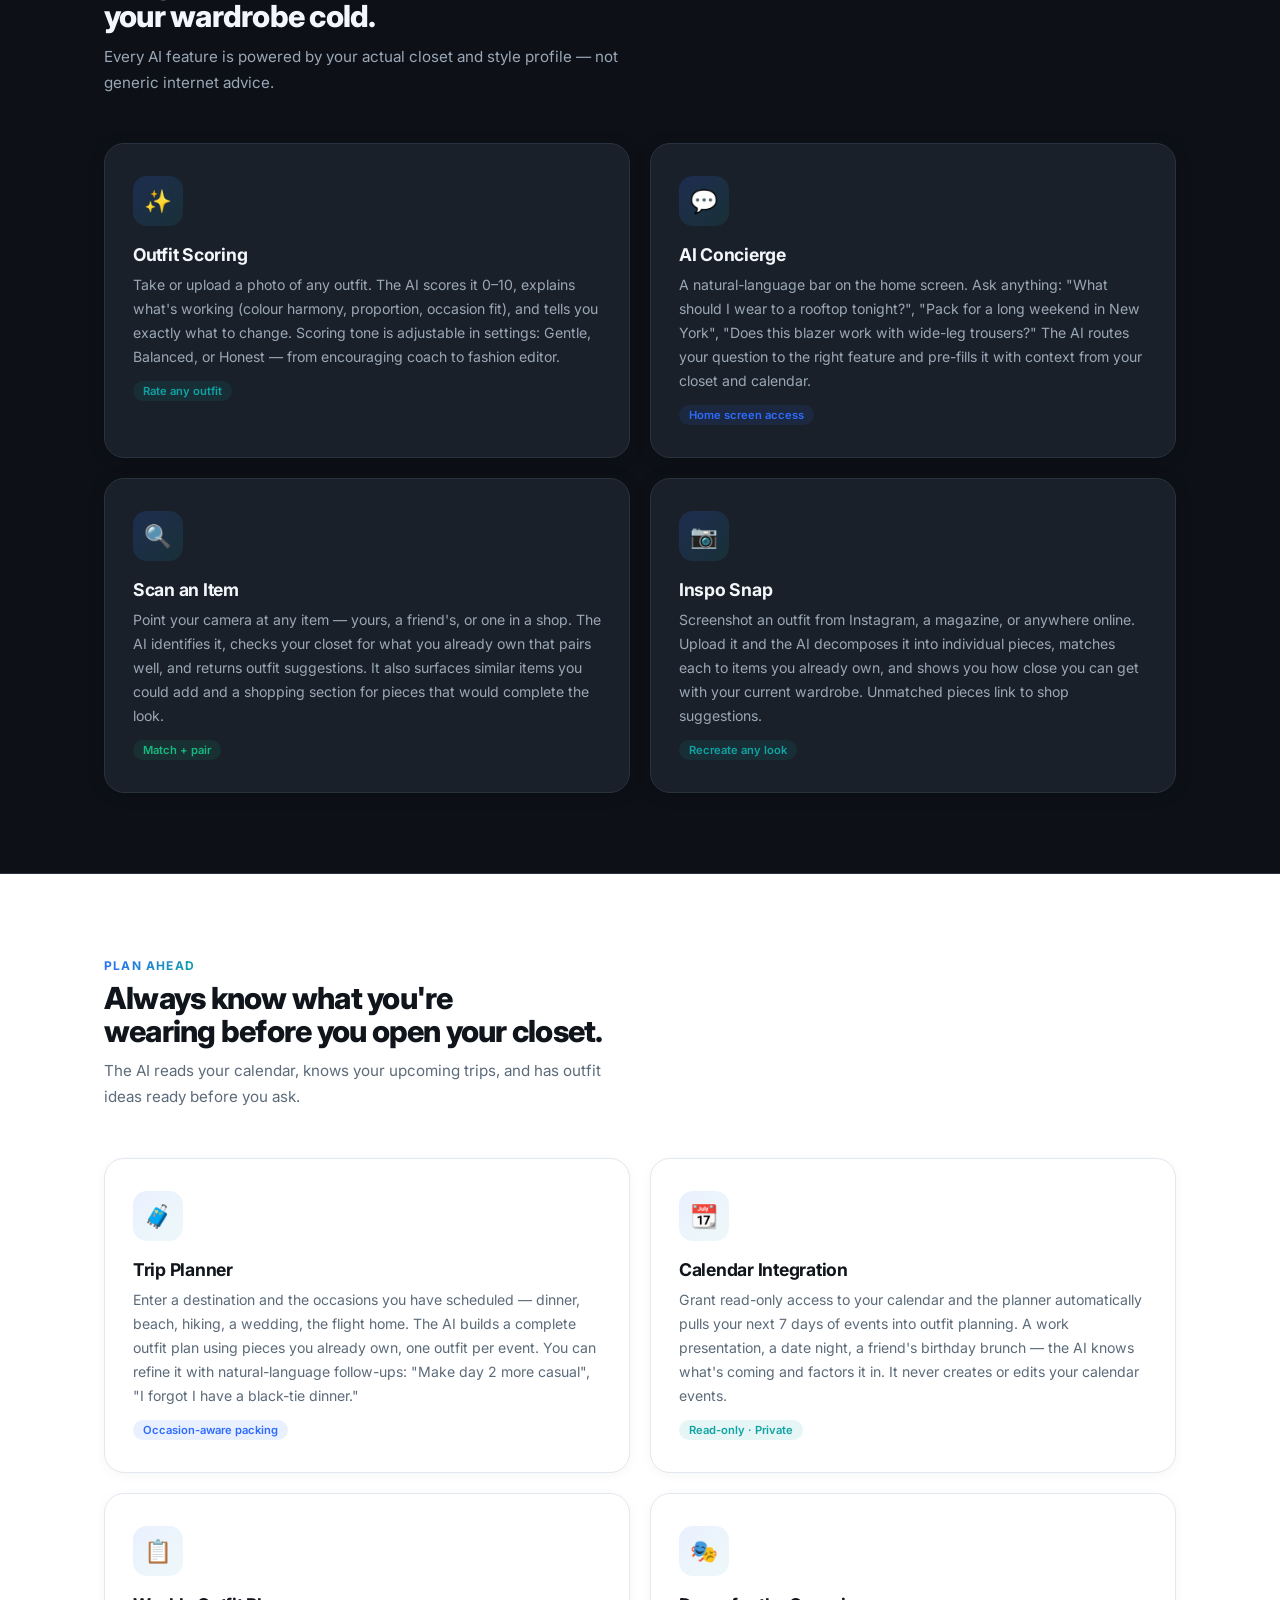
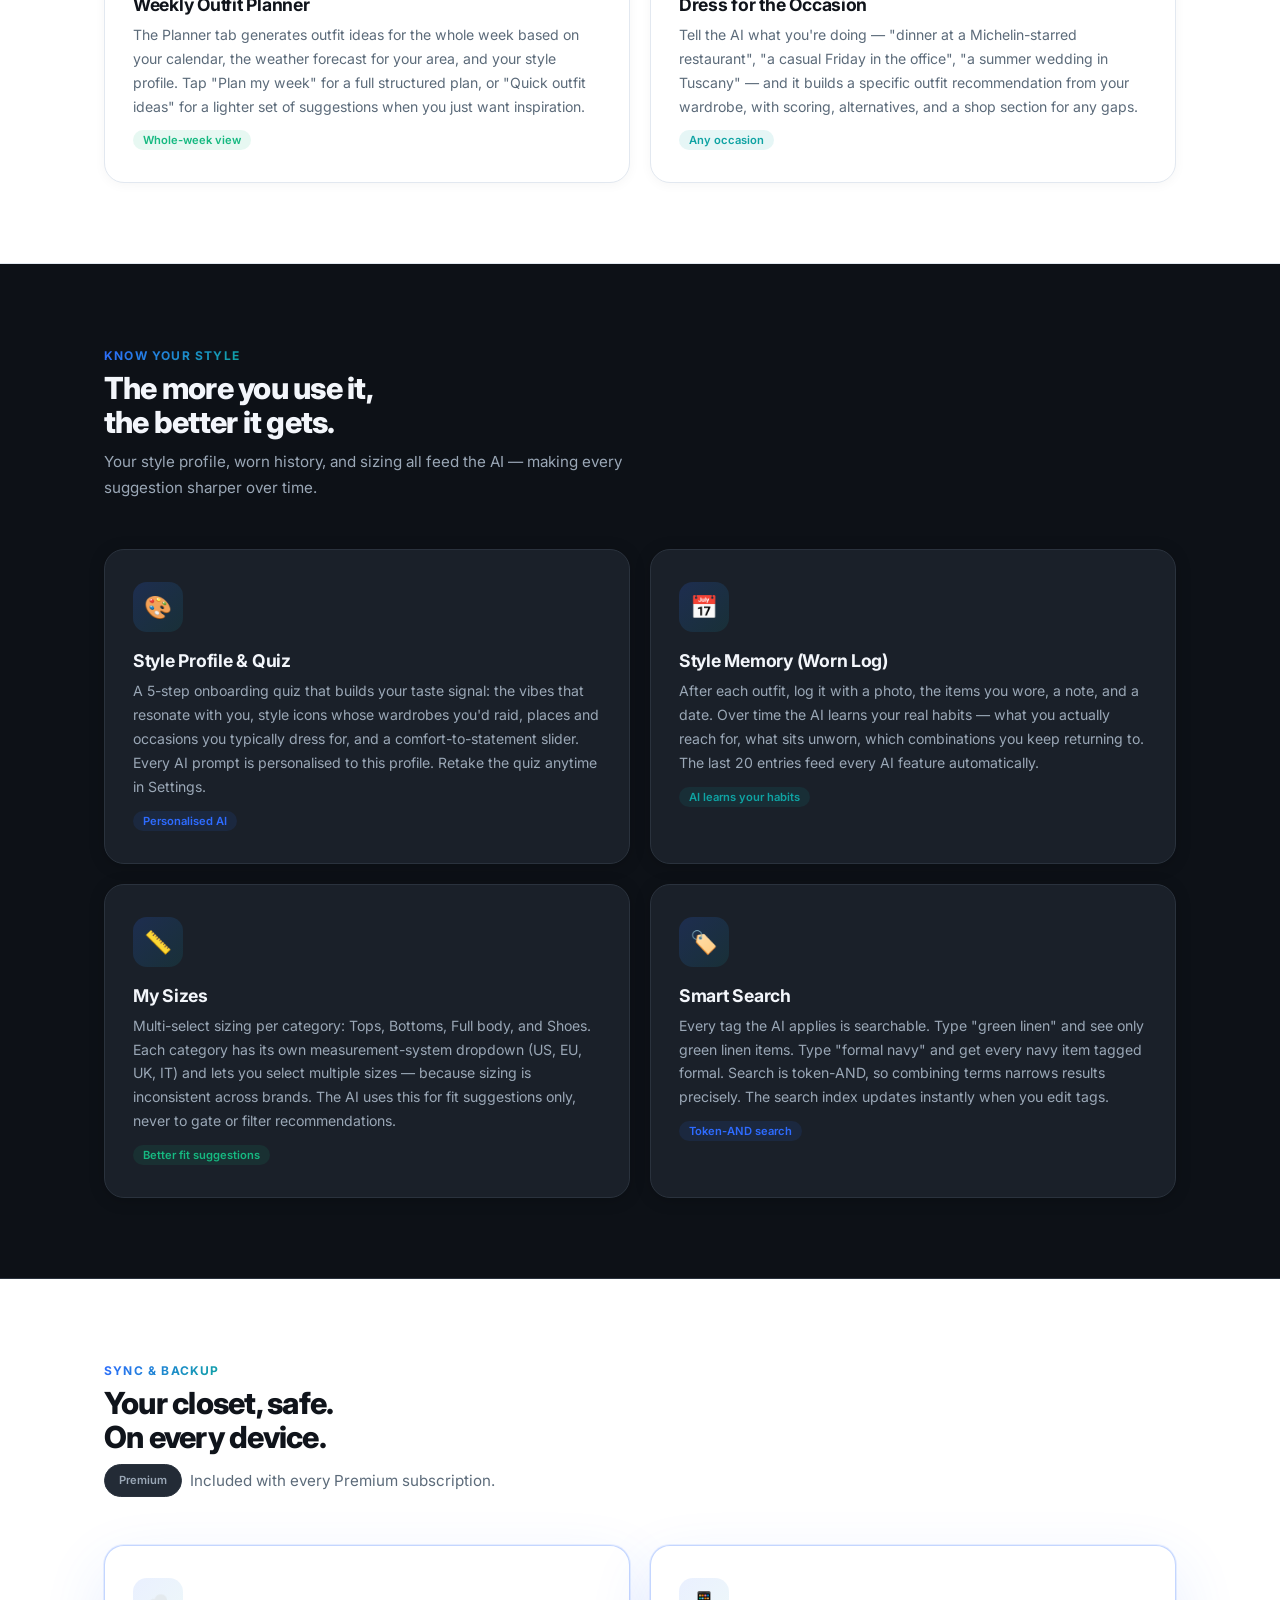
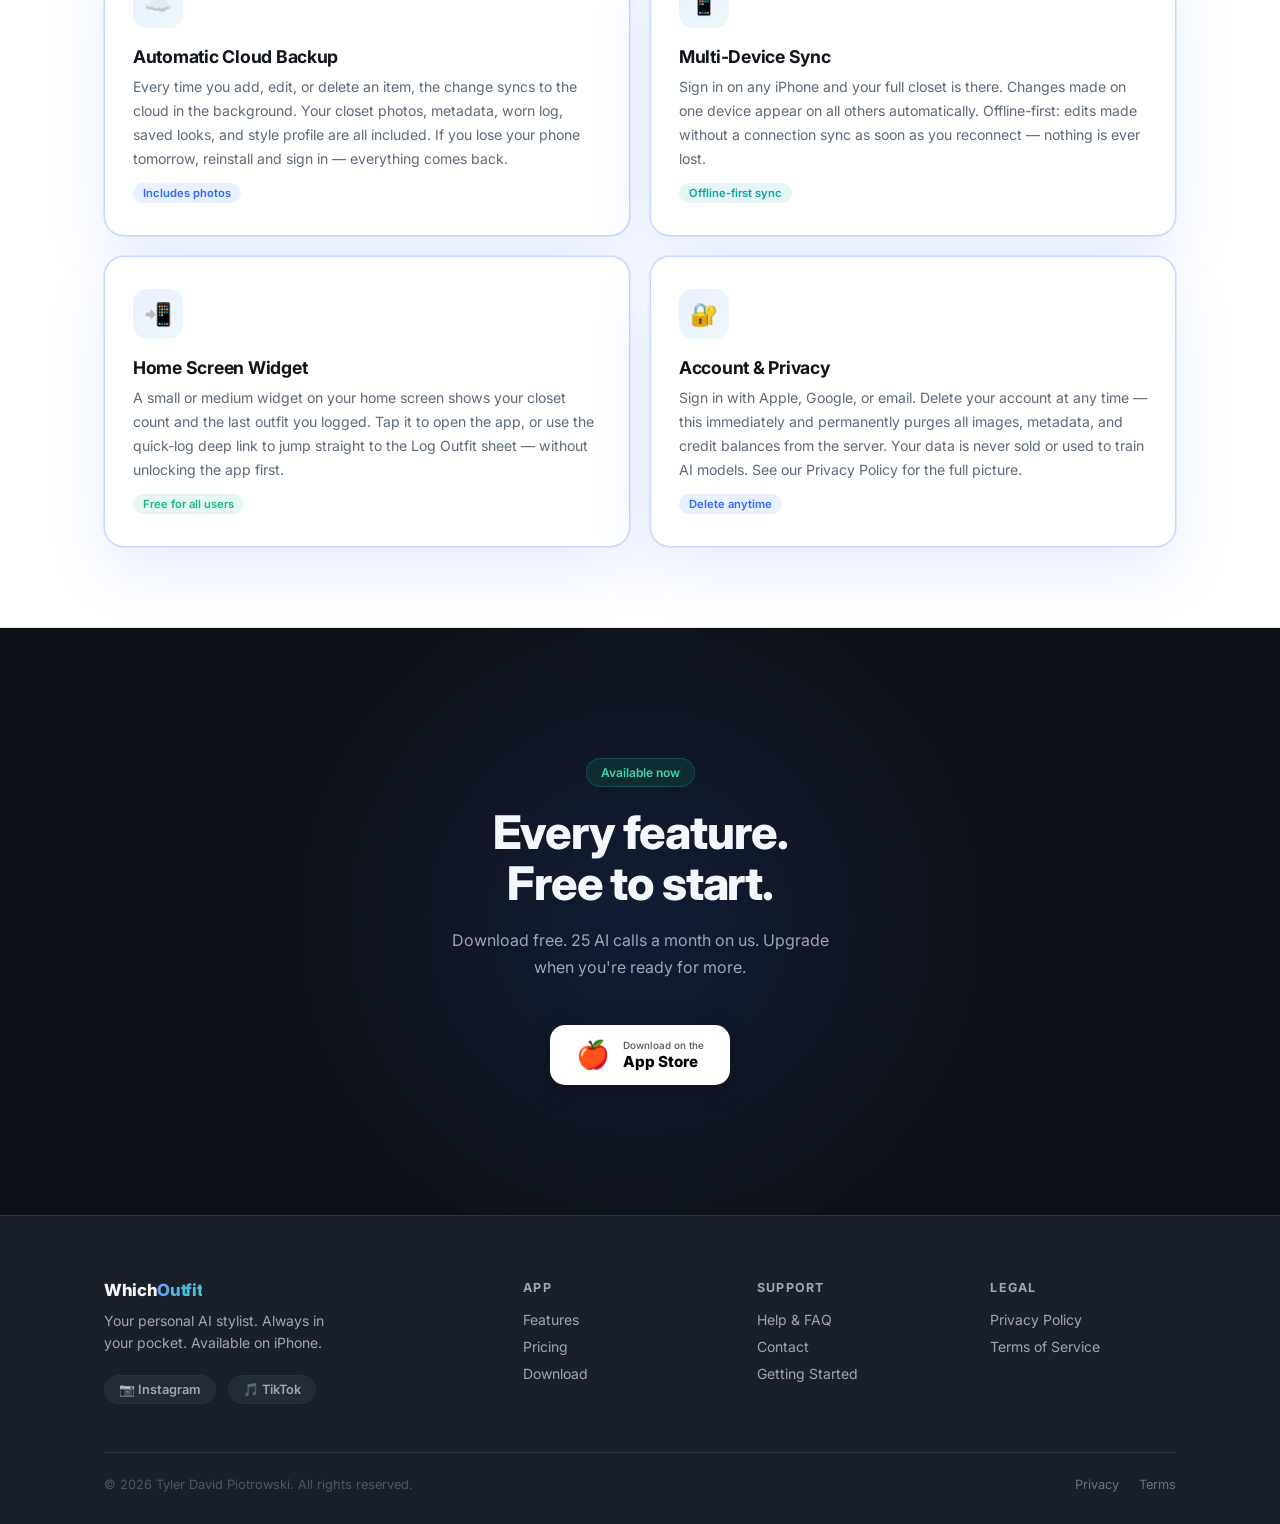
<file: features.html>
<!DOCTYPE html>
<html lang="en">
<head>
  <meta charset="UTF-8">
  <meta name="viewport" content="width=device-width, initial-scale=1.0">
  <title>Features — WhichOutfit</title>
  <meta name="description" content="Every feature in WhichOutfit — AI outfit scoring, smart auto-tagging, trip planner, style memory, cloud backup, and more.">
  <link rel="preconnect" href="https://fonts.googleapis.com">
  <link rel="preconnect" href="https://fonts.gstatic.com" crossorigin>
  <link href="https://fonts.googleapis.com/css2?family=Inter:wght@400;500;600;700;800;900&display=swap" rel="stylesheet">
  <meta name="theme-color" content="#0D1117">
  <link rel="icon" type="image/svg+xml" href="favicon.svg">
  <link rel="stylesheet" href="style.css">
</head>
<body>

<nav class="nav" id="nav">
  <div class="nav-inner">
    <a href="index.html" class="nav-logo">Which<span class="grad">Outfit</span></a>
    <ul class="nav-links">
      <li><a href="features.html" class="active">Features</a></li>
      <li><a href="support.html">Support</a></li>
      <li><a href="index.html#pricing">Pricing</a></li>
    </ul>
    <a href="index.html#download" class="nav-dl">Download Free</a>
    <button class="nav-burger" aria-label="Menu"><span></span><span></span><span></span></button>
  </div>
</nav>

<!-- HERO -->
<section class="page-hero">
  <div class="container">
    <span class="eyebrow fade-up" style="color:var(--teal-l);margin-bottom:14px;display:inline-block">Everything you need</span>
    <h1 class="fade-up d1">Your wardrobe,<br>finally working for you.</h1>
    <p class="fade-up d2">From AI outfit scoring to automatic cloud backup — every feature is built around one idea: your wardrobe doing the work so you don't have to.</p>
  </div>
</section>

<!-- ══════════════════════════════════════════
     CATEGORY 1 · BUILD YOUR CLOSET
══════════════════════════════════════════ -->
<section class="feat-category section-surface" id="catalog">
  <div class="container">
    <div class="feat-category-hdr fade-up">
      <span class="eyebrow eyebrow-grad">Build Your Closet</span>
      <h2>Add everything you own.<br>Let AI do the typing.</h2>
      <p>Four ways to build your closet — none of them require manually filling out a form.</p>
    </div>
    <div class="feat-big-grid">
      <div class="card feat-big-card fade-up">
        <div class="card-icon">📸</div>
        <h3>Smart Auto-Tagging</h3>
        <p>Take a photo of any garment and the AI identifies the category, colour, fabric, brand, and style tags — instantly, in the background. A "Tagging…" badge shows in your grid; you can keep shopping your closet while it works. If tagging ever fails, a yellow Retry badge appears on the item.</p>
        <span class="feat-tag feat-tag-blue">AI Vision</span>
      </div>
      <div class="card feat-big-card fade-up d1">
        <div class="card-icon">🔗</div>
        <h3>Import from Product URL</h3>
        <p>Paste any product link — ASOS, Zara, H&amp;M, Net-a-Porter, anywhere. The app fetches the page directly from your device, distils the product details, and the AI pre-fills every field. Review the result, tap Save. Done.</p>
        <span class="feat-tag feat-tag-teal">No proxy needed</span>
      </div>
      <div class="card feat-big-card fade-up">
        <div class="card-icon">🧾</div>
        <h3>Receipt Scanner</h3>
        <p>Upload a screenshot of any order confirmation email or app receipt. The AI reads every clothing line item, filters out shipping, taxes, gift cards, and gift wrapping, then shows you a review list. Select what you want, tap Add — all items land in your closet at once.</p>
        <span class="feat-tag feat-tag-green">Bulk import</span>
      </div>
      <div class="card feat-big-card fade-up d1">
        <div class="card-icon">🤳</div>
        <h3>Background Removal</h3>
        <p>When you add a photo, the AI runs on-device background removal to isolate the garment against a clean transparent background. Your closet grid stays consistent and clutter-free — no distracting bedspread or floor visible behind your shirt.</p>
        <span class="feat-tag feat-tag-blue">On-device · Private</span>
      </div>
    </div>
  </div>
</section>

<!-- ══════════════════════════════════════════
     CATEGORY 2 · AI STYLING
══════════════════════════════════════════ -->
<section class="feat-category feat-category-dark section-dark" id="styling">
  <div class="container">
    <div class="feat-category-hdr fade-up">
      <span class="eyebrow eyebrow-grad">AI Styling</span>
      <h2>A stylist that knows<br>your wardrobe cold.</h2>
      <p>Every AI feature is powered by your actual closet and style profile — not generic internet advice.</p>
    </div>
    <div class="feat-big-grid">
      <div class="card card-dark feat-big-card fade-up">
        <div class="card-icon card-icon-dark">✨</div>
        <h3>Outfit Scoring</h3>
        <p>Take or upload a photo of any outfit. The AI scores it 0–10, explains what's working (colour harmony, proportion, occasion fit), and tells you exactly what to change. Scoring tone is adjustable in settings: Gentle, Balanced, or Honest — from encouraging coach to fashion editor.</p>
        <span class="feat-tag feat-tag-teal">Rate any outfit</span>
      </div>
      <div class="card card-dark feat-big-card fade-up d1">
        <div class="card-icon card-icon-dark">💬</div>
        <h3>AI Concierge</h3>
        <p>A natural-language bar on the home screen. Ask anything: "What should I wear to a rooftop tonight?", "Pack for a long weekend in New York", "Does this blazer work with wide-leg trousers?" The AI routes your question to the right feature and pre-fills it with context from your closet and calendar.</p>
        <span class="feat-tag feat-tag-blue">Home screen access</span>
      </div>
      <div class="card card-dark feat-big-card fade-up">
        <div class="card-icon card-icon-dark">🔍</div>
        <h3>Scan an Item</h3>
        <p>Point your camera at any item — yours, a friend's, or one in a shop. The AI identifies it, checks your closet for what you already own that pairs well, and returns outfit suggestions. It also surfaces similar items you could add and a shopping section for pieces that would complete the look.</p>
        <span class="feat-tag feat-tag-green">Match + pair</span>
      </div>
      <div class="card card-dark feat-big-card fade-up d1">
        <div class="card-icon card-icon-dark">📷</div>
        <h3>Inspo Snap</h3>
        <p>Screenshot an outfit from Instagram, a magazine, or anywhere online. Upload it and the AI decomposes it into individual pieces, matches each to items you already own, and shows you how close you can get with your current wardrobe. Unmatched pieces link to shop suggestions.</p>
        <span class="feat-tag feat-tag-teal">Recreate any look</span>
      </div>
    </div>
  </div>
</section>

<!-- ══════════════════════════════════════════
     CATEGORY 3 · PLAN AHEAD
══════════════════════════════════════════ -->
<section class="feat-category section-surface" id="planning">
  <div class="container">
    <div class="feat-category-hdr fade-up">
      <span class="eyebrow eyebrow-grad">Plan Ahead</span>
      <h2>Always know what you're<br>wearing before you open your closet.</h2>
      <p>The AI reads your calendar, knows your upcoming trips, and has outfit ideas ready before you ask.</p>
    </div>
    <div class="feat-big-grid">
      <div class="card feat-big-card fade-up">
        <div class="card-icon">🧳</div>
        <h3>Trip Planner</h3>
        <p>Enter a destination and the occasions you have scheduled — dinner, beach, hiking, a wedding, the flight home. The AI builds a complete outfit plan using pieces you already own, one outfit per event. You can refine it with natural-language follow-ups: "Make day 2 more casual", "I forgot I have a black-tie dinner."</p>
        <span class="feat-tag feat-tag-blue">Occasion-aware packing</span>
      </div>
      <div class="card feat-big-card fade-up d1">
        <div class="card-icon">📆</div>
        <h3>Calendar Integration</h3>
        <p>Grant read-only access to your calendar and the planner automatically pulls your next 7 days of events into outfit planning. A work presentation, a date night, a friend's birthday brunch — the AI knows what's coming and factors it in. It never creates or edits your calendar events.</p>
        <span class="feat-tag feat-tag-teal">Read-only · Private</span>
      </div>
      <div class="card feat-big-card fade-up">
        <div class="card-icon">📋</div>
        <h3>Weekly Outfit Planner</h3>
        <p>The Planner tab generates outfit ideas for the whole week based on your calendar, the weather forecast for your area, and your style profile. Tap "Plan my week" for a full structured plan, or "Quick outfit ideas" for a lighter set of suggestions when you just want inspiration.</p>
        <span class="feat-tag feat-tag-green">Whole-week view</span>
      </div>
      <div class="card feat-big-card fade-up d1">
        <div class="card-icon">🎭</div>
        <h3>Dress for the Occasion</h3>
        <p>Tell the AI what you're doing — "dinner at a Michelin-starred restaurant", "a casual Friday in the office", "a summer wedding in Tuscany" — and it builds a specific outfit recommendation from your wardrobe, with scoring, alternatives, and a shop section for any gaps.</p>
        <span class="feat-tag feat-tag-teal">Any occasion</span>
      </div>
    </div>
  </div>
</section>

<!-- ══════════════════════════════════════════
     CATEGORY 4 · KNOW YOUR STYLE
══════════════════════════════════════════ -->
<section class="feat-category feat-category-dark section-dark" id="profile">
  <div class="container">
    <div class="feat-category-hdr fade-up">
      <span class="eyebrow eyebrow-grad">Know Your Style</span>
      <h2>The more you use it,<br>the better it gets.</h2>
      <p>Your style profile, worn history, and sizing all feed the AI — making every suggestion sharper over time.</p>
    </div>
    <div class="feat-big-grid">
      <div class="card card-dark feat-big-card fade-up">
        <div class="card-icon card-icon-dark">🎨</div>
        <h3>Style Profile & Quiz</h3>
        <p>A 5-step onboarding quiz that builds your taste signal: the vibes that resonate with you, style icons whose wardrobes you'd raid, places and occasions you typically dress for, and a comfort-to-statement slider. Every AI prompt is personalised to this profile. Retake the quiz anytime in Settings.</p>
        <span class="feat-tag feat-tag-blue">Personalised AI</span>
      </div>
      <div class="card card-dark feat-big-card fade-up d1">
        <div class="card-icon card-icon-dark">📅</div>
        <h3>Style Memory (Worn Log)</h3>
        <p>After each outfit, log it with a photo, the items you wore, a note, and a date. Over time the AI learns your real habits — what you actually reach for, what sits unworn, which combinations you keep returning to. The last 20 entries feed every AI feature automatically.</p>
        <span class="feat-tag feat-tag-teal">AI learns your habits</span>
      </div>
      <div class="card card-dark feat-big-card fade-up">
        <div class="card-icon card-icon-dark">📏</div>
        <h3>My Sizes</h3>
        <p>Multi-select sizing per category: Tops, Bottoms, Full body, and Shoes. Each category has its own measurement-system dropdown (US, EU, UK, IT) and lets you select multiple sizes — because sizing is inconsistent across brands. The AI uses this for fit suggestions only, never to gate or filter recommendations.</p>
        <span class="feat-tag feat-tag-green">Better fit suggestions</span>
      </div>
      <div class="card card-dark feat-big-card fade-up d1">
        <div class="card-icon card-icon-dark">🏷️</div>
        <h3>Smart Search</h3>
        <p>Every tag the AI applies is searchable. Type "green linen" and see only green linen items. Type "formal navy" and get every navy item tagged formal. Search is token-AND, so combining terms narrows results precisely. The search index updates instantly when you edit tags.</p>
        <span class="feat-tag feat-tag-blue">Token-AND search</span>
      </div>
    </div>
  </div>
</section>

<!-- ══════════════════════════════════════════
     CATEGORY 5 · SYNC & BACKUP (PREMIUM)
══════════════════════════════════════════ -->
<section class="feat-category section-surface" id="sync">
  <div class="container">
    <div class="feat-category-hdr fade-up">
      <span class="eyebrow eyebrow-grad">Sync & Backup</span>
      <h2>Your closet, safe.<br>On every device.</h2>
      <p style="display:flex;align-items:center;gap:8px"><span class="badge badge-surface" style="font-size:.7rem">Premium</span> Included with every Premium subscription.</p>
    </div>
    <div class="feat-big-grid">
      <div class="card feat-big-card card-feat fade-up">
        <div class="card-icon">☁️</div>
        <h3>Automatic Cloud Backup</h3>
        <p>Every time you add, edit, or delete an item, the change syncs to the cloud in the background. Your closet photos, metadata, worn log, saved looks, and style profile are all included. If you lose your phone tomorrow, reinstall and sign in — everything comes back.</p>
        <span class="feat-tag feat-tag-blue">Includes photos</span>
      </div>
      <div class="card feat-big-card card-feat fade-up d1">
        <div class="card-icon">📱</div>
        <h3>Multi-Device Sync</h3>
        <p>Sign in on any iPhone and your full closet is there. Changes made on one device appear on all others automatically. Offline-first: edits made without a connection sync as soon as you reconnect — nothing is ever lost.</p>
        <span class="feat-tag feat-tag-teal">Offline-first sync</span>
      </div>
      <div class="card feat-big-card card-feat fade-up">
        <div class="card-icon">📲</div>
        <h3>Home Screen Widget</h3>
        <p>A small or medium widget on your home screen shows your closet count and the last outfit you logged. Tap it to open the app, or use the quick-log deep link to jump straight to the Log Outfit sheet — without unlocking the app first.</p>
        <span class="feat-tag feat-tag-green">Free for all users</span>
      </div>
      <div class="card feat-big-card card-feat fade-up d1">
        <div class="card-icon">🔐</div>
        <h3>Account & Privacy</h3>
        <p>Sign in with Apple, Google, or email. Delete your account at any time — this immediately and permanently purges all images, metadata, and credit balances from the server. Your data is never sold or used to train AI models. See our Privacy Policy for the full picture.</p>
        <span class="feat-tag feat-tag-blue">Delete anytime</span>
      </div>
    </div>
  </div>
</section>

<!-- DOWNLOAD CTA -->
<section class="dl-section">
  <div class="container">
    <div class="badge badge-green fade-up" style="margin-bottom:20px">Available now</div>
    <h2 class="fade-up d1">Every feature.<br>Free to start.</h2>
    <p class="fade-up d2">Download free. 25 AI calls a month on us. Upgrade when you're ready for more.</p>
    <div class="dl-ctas fade-up d3">
      <a href="#" class="btn btn-appstore">
        <span class="as-icon">🍎</span>
        <div class="as-text"><small>Download on the</small><strong>App Store</strong></div>
      </a>
    </div>
  </div>
</section>

<footer class="footer">
  <div class="container">
    <div class="footer-grid">
      <div class="footer-brand">
        <a href="index.html" class="footer-logo">Which<span class="grad">Outfit</span></a>
        <p>Your personal AI stylist. Always in your pocket. Available on iPhone.</p>
        <div class="footer-social">
          <a href="https://instagram.com" target="_blank" rel="noopener">📷 Instagram</a>
          <a href="https://tiktok.com" target="_blank" rel="noopener">🎵 TikTok</a>
        </div>
      </div>
      <div class="footer-col">
        <h4>App</h4>
        <a href="features.html">Features</a>
        <a href="index.html#pricing">Pricing</a>
        <a href="index.html#download">Download</a>
      </div>
      <div class="footer-col">
        <h4>Support</h4>
        <a href="support.html">Help & FAQ</a>
        <a href="support.html#contact">Contact</a>
        <a href="support.html#getting-started">Getting Started</a>
      </div>
      <div class="footer-col">
        <h4>Legal</h4>
        <a href="privacy.html">Privacy Policy</a>
        <a href="terms.html">Terms of Service</a>
      </div>
    </div>
    <div class="footer-bottom">
      <span class="footer-copy">© 2026 Tyler David Piotrowski. All rights reserved.</span>
      <div class="footer-legal">
        <a href="privacy.html">Privacy</a>
        <a href="terms.html">Terms</a>
      </div>
    </div>
  </div>
</footer>

<script src="main.js"></script>
</body>
</html>
</file>
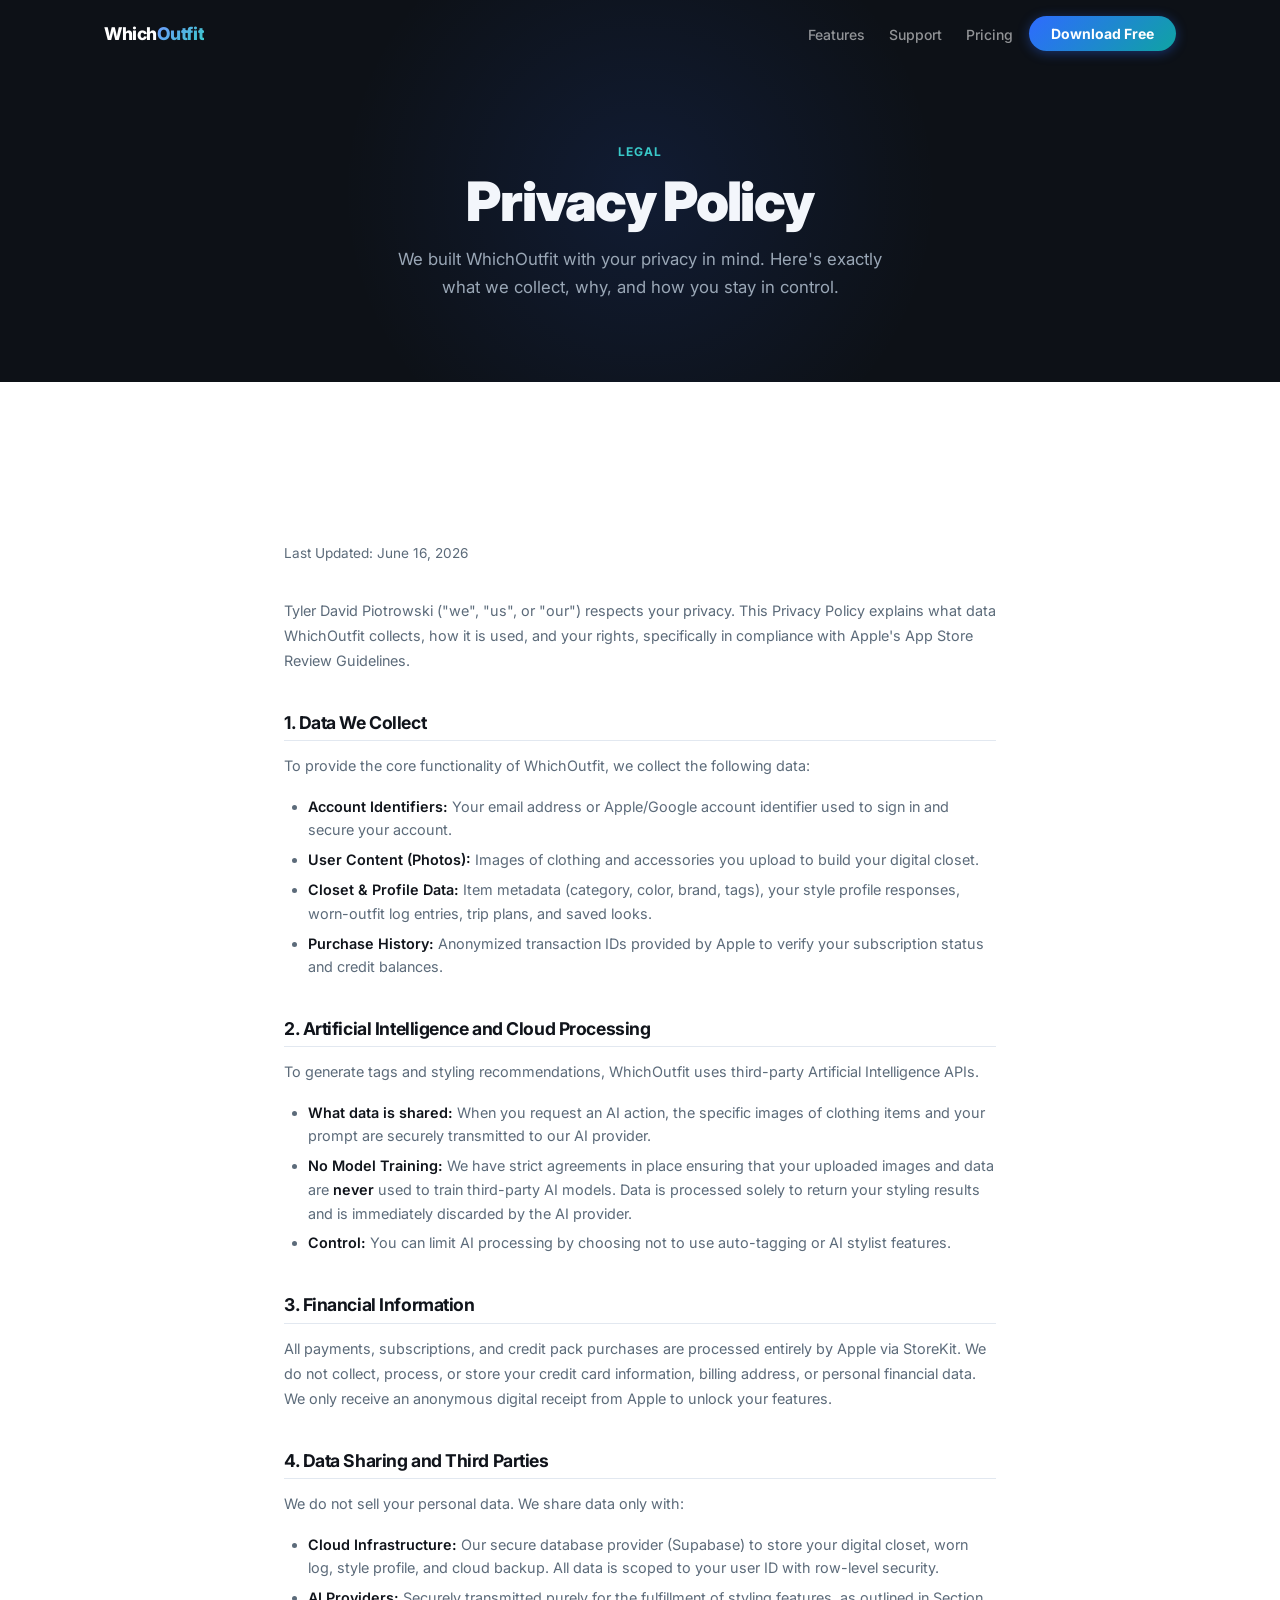
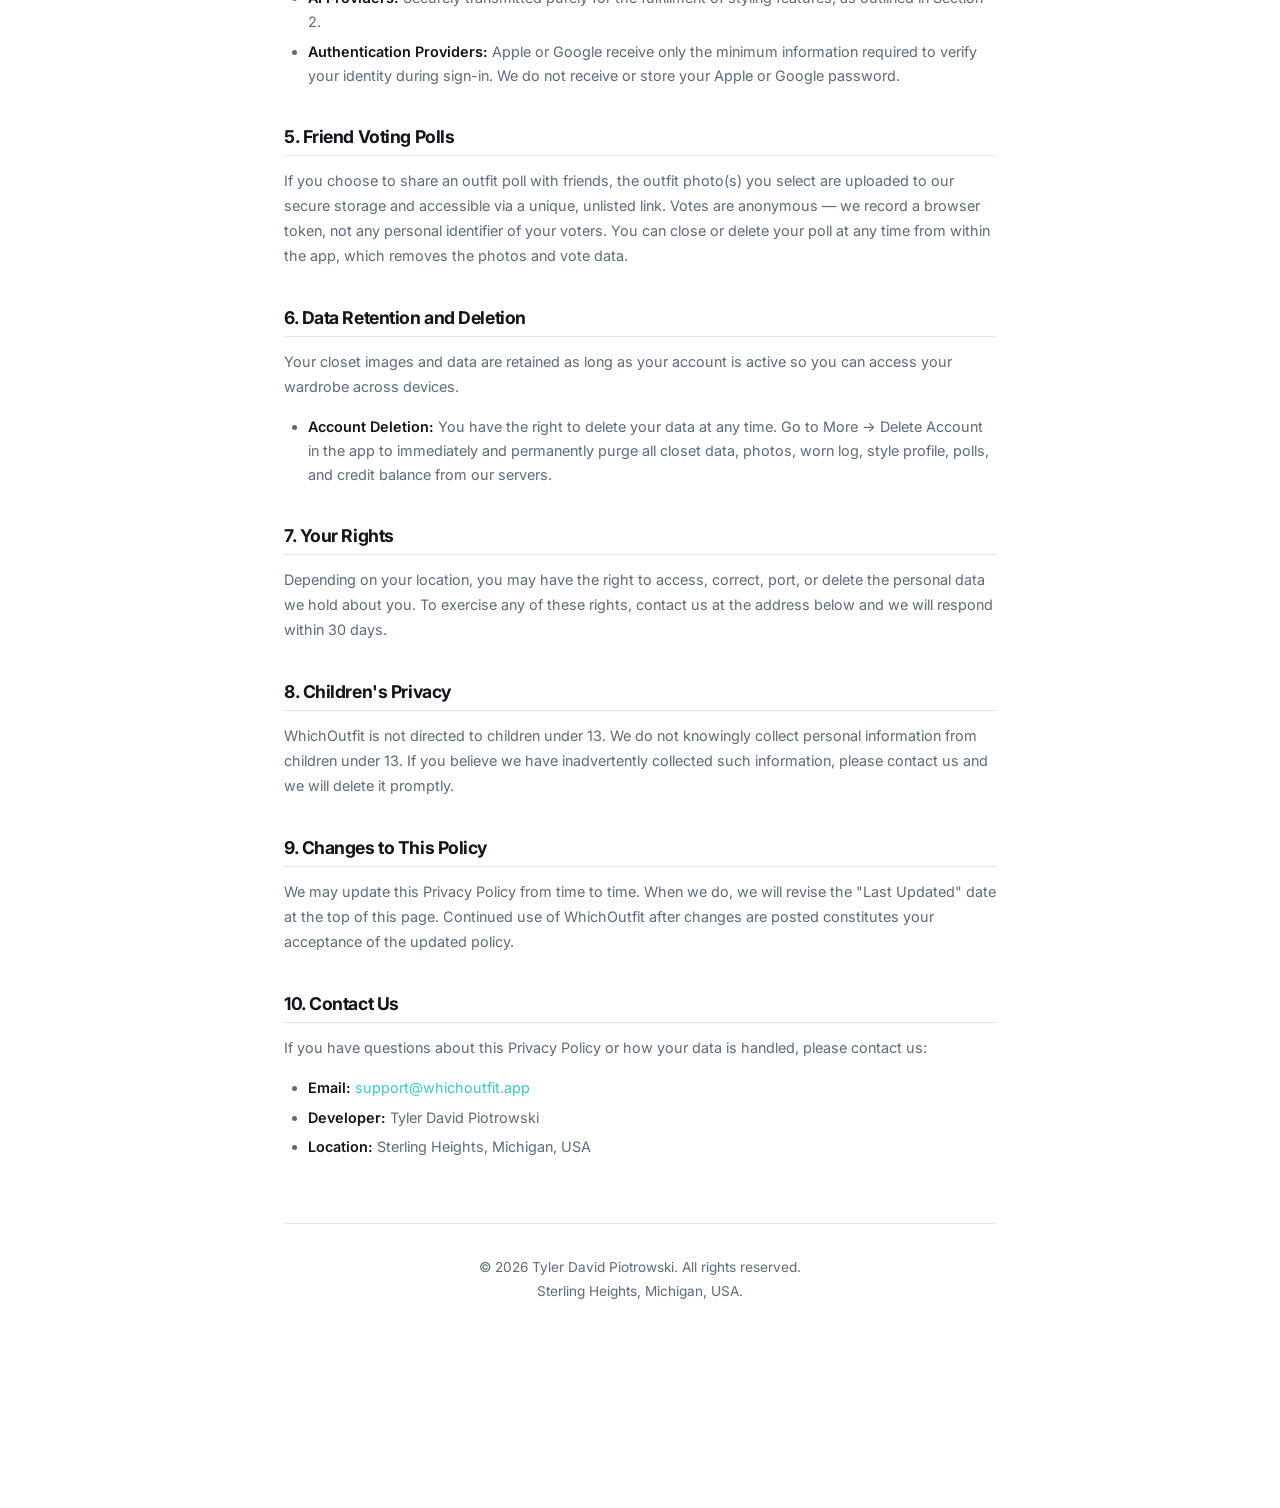
<file: privacy.html>
<!DOCTYPE html>
<html lang="en">
<head>
  <meta charset="UTF-8">
  <meta name="viewport" content="width=device-width, initial-scale=1.0">
  <title>Privacy Policy — WhichOutfit</title>
  <meta name="description" content="Privacy Policy for WhichOutfit — how we collect, use, and protect your data.">
  <link rel="preconnect" href="https://fonts.googleapis.com">
  <link rel="preconnect" href="https://fonts.gstatic.com" crossorigin>
  <link href="https://fonts.googleapis.com/css2?family=Inter:wght@400;500;600;700;800;900&display=swap" rel="stylesheet">
  <meta name="theme-color" content="#0D1117">
  <link rel="icon" type="image/svg+xml" href="favicon.svg">
  <link rel="stylesheet" href="style.css">
  <style>
    .legal-body {
      max-width: 760px;
      margin: 0 auto;
      padding: 48px 24px 96px;
      color: var(--text2);
      line-height: 1.75;
    }
    .legal-body h2 {
      font-size: 1.1rem;
      font-weight: 700;
      color: var(--text);
      margin: 2.5rem 0 .75rem;
      padding-bottom: .5rem;
      border-bottom: 1px solid var(--border);
    }
    .legal-body p { margin-bottom: 1rem; }
    .legal-body ul { padding-left: 1.5rem; margin-bottom: 1rem; }
    .legal-body li { margin-bottom: .5rem; }
    .legal-body strong { color: var(--text); }
    .legal-date {
      display: inline-block;
      font-size: .85rem;
      color: var(--text2);
      margin-bottom: 2rem;
    }
    .legal-footer {
      margin-top: 4rem;
      padding-top: 2rem;
      border-top: 1px solid var(--border);
      font-size: .85rem;
      color: var(--text2);
      text-align: center;
    }
  </style>
</head>
<body>

<nav class="nav" id="nav">
  <div class="nav-inner">
    <a href="index.html" class="nav-logo">Which<span class="grad">Outfit</span></a>
    <ul class="nav-links">
      <li><a href="features.html">Features</a></li>
      <li><a href="support.html">Support</a></li>
      <li><a href="index.html#pricing">Pricing</a></li>
    </ul>
    <a href="index.html#download" class="nav-dl">Download Free</a>
    <button class="nav-burger" aria-label="Menu"><span></span><span></span><span></span></button>
  </div>
</nav>

<section class="page-hero">
  <div class="container">
    <span class="eyebrow fade-up" style="color:var(--teal-l);margin-bottom:14px;display:inline-block">Legal</span>
    <h1 class="fade-up d1">Privacy Policy</h1>
    <p class="fade-up d2">We built WhichOutfit with your privacy in mind. Here's exactly what we collect, why, and how you stay in control.</p>
  </div>
</section>

<section class="section section-surface">
  <div class="legal-body">
    <span class="legal-date">Last Updated: June 16, 2026</span>

    <p>Tyler David Piotrowski ("we", "us", or "our") respects your privacy. This Privacy Policy explains what data WhichOutfit collects, how it is used, and your rights, specifically in compliance with Apple's App Store Review Guidelines.</p>

    <h2>1. Data We Collect</h2>
    <p>To provide the core functionality of WhichOutfit, we collect the following data:</p>
    <ul>
      <li><strong>Account Identifiers:</strong> Your email address or Apple/Google account identifier used to sign in and secure your account.</li>
      <li><strong>User Content (Photos):</strong> Images of clothing and accessories you upload to build your digital closet.</li>
      <li><strong>Closet & Profile Data:</strong> Item metadata (category, color, brand, tags), your style profile responses, worn-outfit log entries, trip plans, and saved looks.</li>
      <li><strong>Purchase History:</strong> Anonymized transaction IDs provided by Apple to verify your subscription status and credit balances.</li>
    </ul>

    <h2>2. Artificial Intelligence and Cloud Processing</h2>
    <p>To generate tags and styling recommendations, WhichOutfit uses third-party Artificial Intelligence APIs.</p>
    <ul>
      <li><strong>What data is shared:</strong> When you request an AI action, the specific images of clothing items and your prompt are securely transmitted to our AI provider.</li>
      <li><strong>No Model Training:</strong> We have strict agreements in place ensuring that your uploaded images and data are <strong>never</strong> used to train third-party AI models. Data is processed solely to return your styling results and is immediately discarded by the AI provider.</li>
      <li><strong>Control:</strong> You can limit AI processing by choosing not to use auto-tagging or AI stylist features.</li>
    </ul>

    <h2>3. Financial Information</h2>
    <p>All payments, subscriptions, and credit pack purchases are processed entirely by Apple via StoreKit. We do not collect, process, or store your credit card information, billing address, or personal financial data. We only receive an anonymous digital receipt from Apple to unlock your features.</p>

    <h2>4. Data Sharing and Third Parties</h2>
    <p>We do not sell your personal data. We share data only with:</p>
    <ul>
      <li><strong>Cloud Infrastructure:</strong> Our secure database provider (Supabase) to store your digital closet, worn log, style profile, and cloud backup. All data is scoped to your user ID with row-level security.</li>
      <li><strong>AI Providers:</strong> Securely transmitted purely for the fulfillment of styling features, as outlined in Section 2.</li>
      <li><strong>Authentication Providers:</strong> Apple or Google receive only the minimum information required to verify your identity during sign-in. We do not receive or store your Apple or Google password.</li>
    </ul>

    <h2>5. Friend Voting Polls</h2>
    <p>If you choose to share an outfit poll with friends, the outfit photo(s) you select are uploaded to our secure storage and accessible via a unique, unlisted link. Votes are anonymous — we record a browser token, not any personal identifier of your voters. You can close or delete your poll at any time from within the app, which removes the photos and vote data.</p>

    <h2>6. Data Retention and Deletion</h2>
    <p>Your closet images and data are retained as long as your account is active so you can access your wardrobe across devices.</p>
    <ul>
      <li><strong>Account Deletion:</strong> You have the right to delete your data at any time. Go to More → Delete Account in the app to immediately and permanently purge all closet data, photos, worn log, style profile, polls, and credit balance from our servers.</li>
    </ul>

    <h2>7. Your Rights</h2>
    <p>Depending on your location, you may have the right to access, correct, port, or delete the personal data we hold about you. To exercise any of these rights, contact us at the address below and we will respond within 30 days.</p>

    <h2>8. Children's Privacy</h2>
    <p>WhichOutfit is not directed to children under 13. We do not knowingly collect personal information from children under 13. If you believe we have inadvertently collected such information, please contact us and we will delete it promptly.</p>

    <h2>9. Changes to This Policy</h2>
    <p>We may update this Privacy Policy from time to time. When we do, we will revise the "Last Updated" date at the top of this page. Continued use of WhichOutfit after changes are posted constitutes your acceptance of the updated policy.</p>

    <h2>10. Contact Us</h2>
    <p>If you have questions about this Privacy Policy or how your data is handled, please contact us:</p>
    <ul>
      <li><strong>Email:</strong> <a href="mailto:support@whichoutfit.app" style="color:var(--teal-l)">support@whichoutfit.app</a></li>
      <li><strong>Developer:</strong> Tyler David Piotrowski</li>
      <li><strong>Location:</strong> Sterling Heights, Michigan, USA</li>
    </ul>

    <div class="legal-footer">
      &copy; 2026 Tyler David Piotrowski. All rights reserved.<br>
      Sterling Heights, Michigan, USA.
    </div>
  </div>
</section>

<script src="main.js"></script>
</body>
</html>
</file>
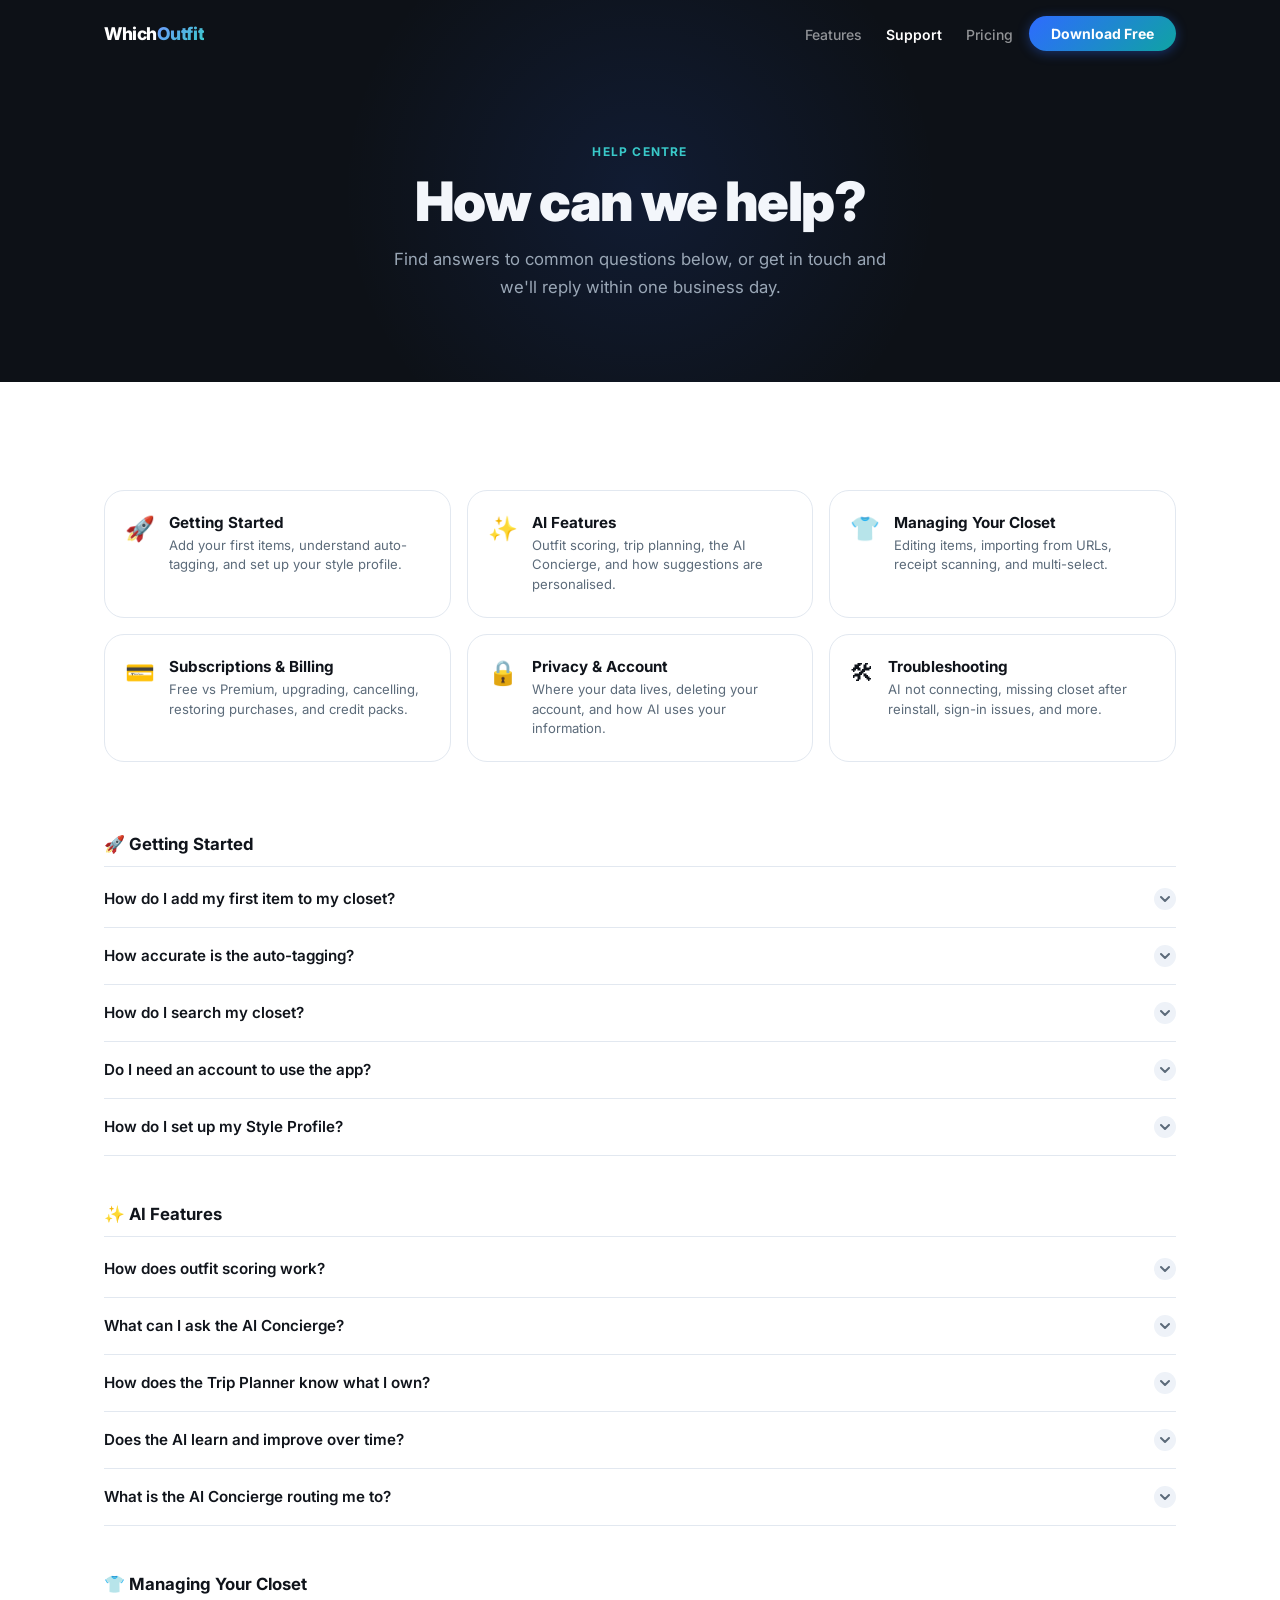
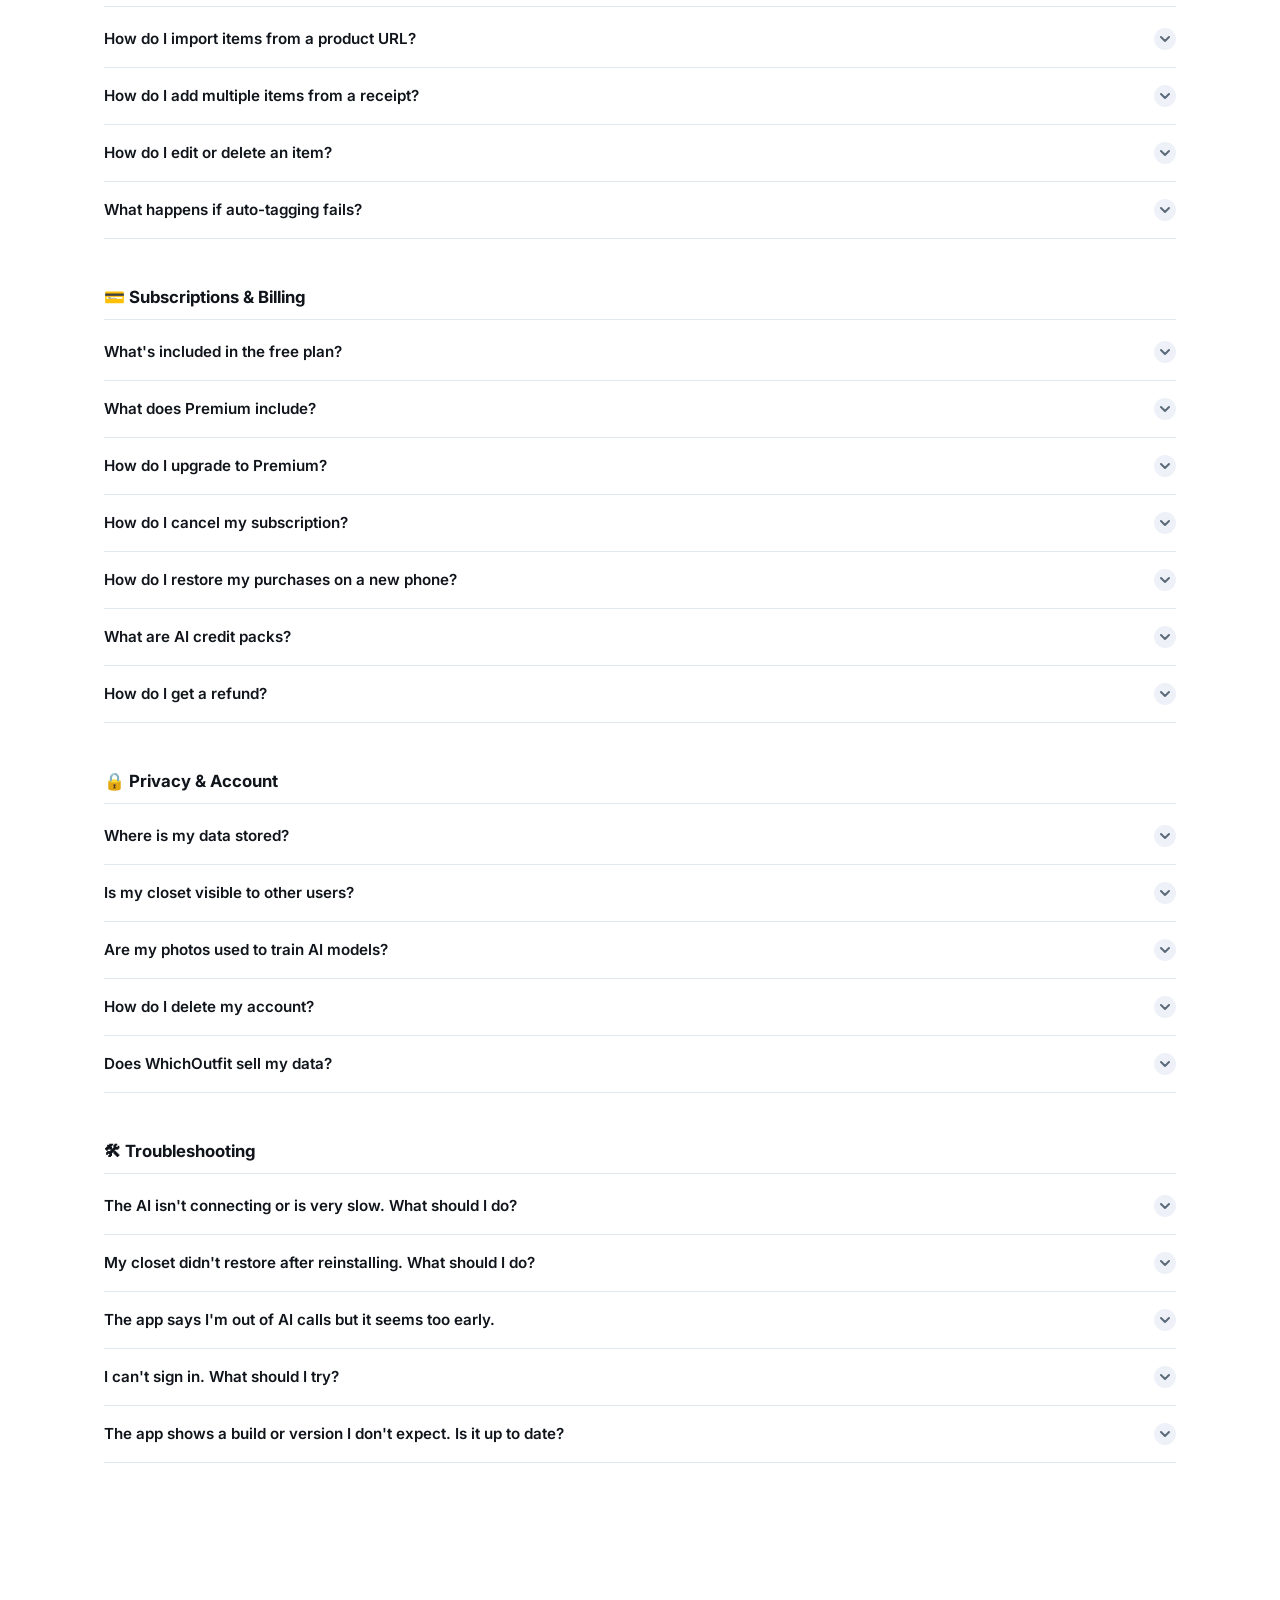
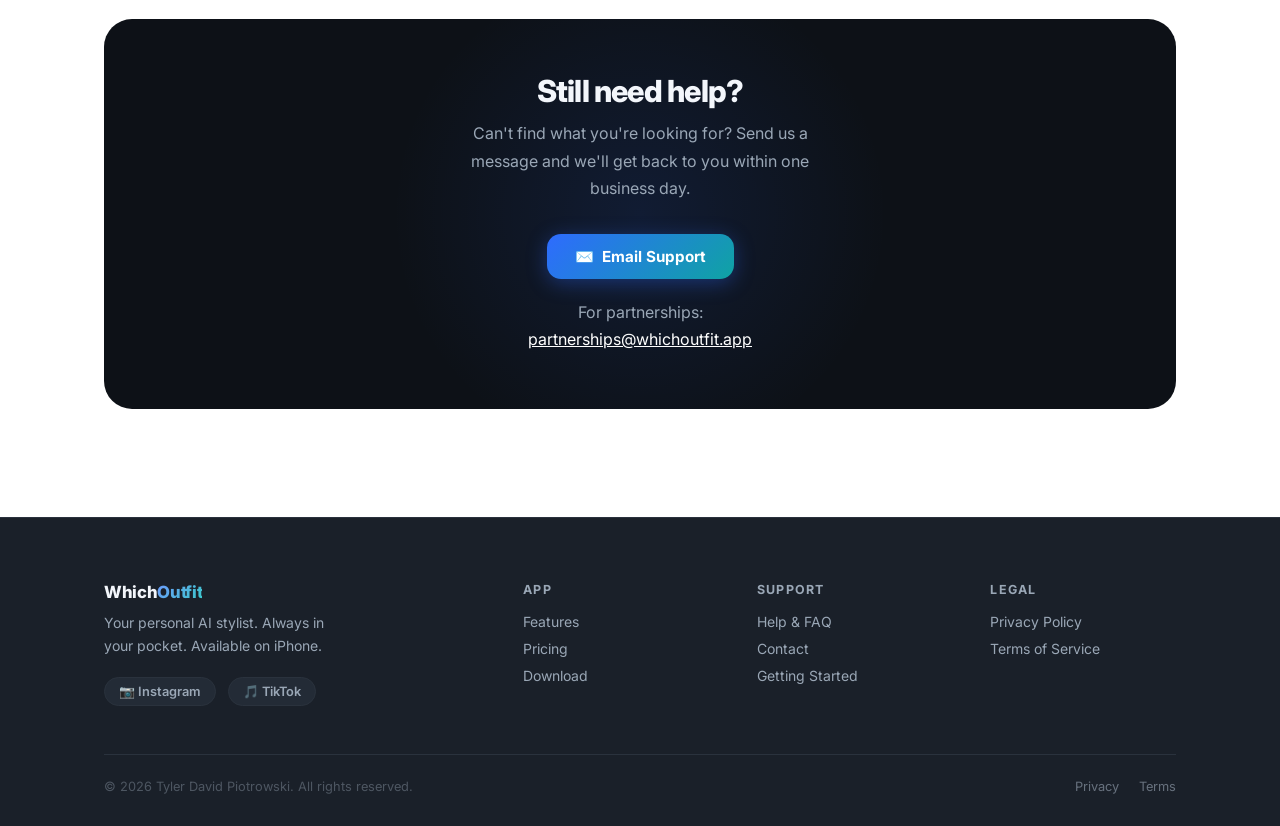
<file: support.html>
<!DOCTYPE html>
<html lang="en">
<head>
  <meta charset="UTF-8">
  <meta name="viewport" content="width=device-width, initial-scale=1.0">
  <title>Support — WhichOutfit</title>
  <meta name="description" content="Help, FAQ, and support for WhichOutfit. Getting started, AI features, subscriptions, privacy, and troubleshooting.">
  <link rel="preconnect" href="https://fonts.googleapis.com">
  <link rel="preconnect" href="https://fonts.gstatic.com" crossorigin>
  <link href="https://fonts.googleapis.com/css2?family=Inter:wght@400;500;600;700;800;900&display=swap" rel="stylesheet">
  <meta name="theme-color" content="#0D1117">
  <link rel="icon" type="image/svg+xml" href="favicon.svg">
  <link rel="stylesheet" href="style.css">
</head>
<body>

<nav class="nav" id="nav">
  <div class="nav-inner">
    <a href="index.html" class="nav-logo">Which<span class="grad">Outfit</span></a>
    <ul class="nav-links">
      <li><a href="features.html">Features</a></li>
      <li><a href="support.html" class="active">Support</a></li>
      <li><a href="index.html#pricing">Pricing</a></li>
    </ul>
    <a href="index.html#download" class="nav-dl">Download Free</a>
    <button class="nav-burger" aria-label="Menu"><span></span><span></span><span></span></button>
  </div>
</nav>

<!-- HERO -->
<section class="page-hero">
  <div class="container">
    <span class="eyebrow fade-up" style="color:var(--teal-l);margin-bottom:14px;display:inline-block">Help Centre</span>
    <h1 class="fade-up d1">How can we help?</h1>
    <p class="fade-up d2">Find answers to common questions below, or get in touch and we'll reply within one business day.</p>
  </div>
</section>

<!-- QUICK-NAV CARDS -->
<section class="section section-surface" id="getting-started">
  <div class="container">
    <div class="support-cards fade-up">
      <a href="#getting-started" class="support-card">
        <span class="sc-icon">🚀</span>
        <div>
          <div class="sc-title">Getting Started</div>
          <div class="sc-desc">Add your first items, understand auto-tagging, and set up your style profile.</div>
        </div>
      </a>
      <a href="#ai-features" class="support-card">
        <span class="sc-icon">✨</span>
        <div>
          <div class="sc-title">AI Features</div>
          <div class="sc-desc">Outfit scoring, trip planning, the AI Concierge, and how suggestions are personalised.</div>
        </div>
      </a>
      <a href="#closet" class="support-card">
        <span class="sc-icon">👕</span>
        <div>
          <div class="sc-title">Managing Your Closet</div>
          <div class="sc-desc">Editing items, importing from URLs, receipt scanning, and multi-select.</div>
        </div>
      </a>
      <a href="#billing" class="support-card">
        <span class="sc-icon">💳</span>
        <div>
          <div class="sc-title">Subscriptions & Billing</div>
          <div class="sc-desc">Free vs Premium, upgrading, cancelling, restoring purchases, and credit packs.</div>
        </div>
      </a>
      <a href="#privacy" class="support-card">
        <span class="sc-icon">🔒</span>
        <div>
          <div class="sc-title">Privacy & Account</div>
          <div class="sc-desc">Where your data lives, deleting your account, and how AI uses your information.</div>
        </div>
      </a>
      <a href="#troubleshooting" class="support-card">
        <span class="sc-icon">🛠</span>
        <div>
          <div class="sc-title">Troubleshooting</div>
          <div class="sc-desc">AI not connecting, missing closet after reinstall, sign-in issues, and more.</div>
        </div>
      </a>
    </div>

    <!-- ── GETTING STARTED ── -->
    <div class="faq-group" id="getting-started-faq">
      <div class="faq-group-title">🚀 Getting Started</div>

      <div class="faq-item">
        <button class="faq-q">How do I add my first item to my closet?
          <span class="faq-icon"><svg viewBox="0 0 10 6"><polyline points="1,1 5,5 9,1"/></svg></span>
        </button>
        <div class="faq-a"><div class="faq-a-inner">
          Tap the <strong>+</strong> button on the Closet tab. You have three options: <strong>Add Photo</strong> to take or upload a photo (AI auto-tags it in the background), <strong>Import from Link</strong> to paste a product URL, or <strong>Add from Receipt</strong> to upload an order screenshot and bulk-add everything at once. After adding a photo, the item appears immediately in your grid with a "Tagging…" badge while AI fills in the details — you don't have to wait.
        </div></div>
      </div>

      <div class="faq-item">
        <button class="faq-q">How accurate is the auto-tagging?
          <span class="faq-icon"><svg viewBox="0 0 10 6"><polyline points="1,1 5,5 9,1"/></svg></span>
        </button>
        <div class="faq-a"><div class="faq-a-inner">
          Very accurate for clear, well-lit photos of a single garment. The AI correctly identifies category, dominant colour, and fabric type the vast majority of the time. Brand detection works best when a logo or label is visible. If it gets something wrong, tap the item and edit any field — changes save immediately. If tagging fails entirely, a yellow <strong>Retry</strong> badge appears; tap it to try again.
        </div></div>
      </div>

      <div class="faq-item">
        <button class="faq-q">How do I search my closet?
          <span class="faq-icon"><svg viewBox="0 0 10 6"><polyline points="1,1 5,5 9,1"/></svg></span>
        </button>
        <div class="faq-a"><div class="faq-a-inner">
          Tap the search bar at the top of the Closet tab and type naturally. Search is token-AND, meaning every word must match: <em>"green linen"</em> returns items that are both green and linen. You can search by colour, category, fabric, brand, tags, or any combination. Results update in real time as you type.
        </div></div>
      </div>

      <div class="faq-item">
        <button class="faq-q">Do I need an account to use the app?
          <span class="faq-icon"><svg viewBox="0 0 10 6"><polyline points="1,1 5,5 9,1"/></svg></span>
        </button>
        <div class="faq-a"><div class="faq-a-inner">
          Yes — a sign-in is required. You can sign in with <strong>Apple</strong>, <strong>Google</strong>, or your <strong>email address</strong> (code or magic link). Signing in enables cloud backup and makes sure your closet is safe if you ever reinstall or switch phones.
        </div></div>
      </div>

      <div class="faq-item">
        <button class="faq-q">How do I set up my Style Profile?
          <span class="faq-icon"><svg viewBox="0 0 10 6"><polyline points="1,1 5,5 9,1"/></svg></span>
        </button>
        <div class="faq-a"><div class="faq-a-inner">
          The style quiz runs automatically the first time you open the app after signing in. It takes about two minutes and covers your vibe, style icons, occasions you dress for, and sizing. You can retake or update it anytime from <strong>More → Style profile</strong>. The AI uses your profile to personalise every suggestion — it's worth keeping up to date.
        </div></div>
      </div>
    </div>

    <!-- ── AI FEATURES ── -->
    <div class="faq-group" id="ai-features">
      <div class="faq-group-title">✨ AI Features</div>

      <div class="faq-item">
        <button class="faq-q">How does outfit scoring work?
          <span class="faq-icon"><svg viewBox="0 0 10 6"><polyline points="1,1 5,5 9,1"/></svg></span>
        </button>
        <div class="faq-a"><div class="faq-a-inner">
          Open <strong>More → Rate My Outfit</strong>, take or upload a photo of what you're wearing, and tap Score. The AI returns a score out of 10 with specific feedback: what's working, what's not, and concrete suggestions for improvement. You can adjust the tone in <strong>More → Scoring tone</strong> — Gentle for encouragement, Balanced for honest-but-kind, or Honest for direct editorial feedback.
        </div></div>
      </div>

      <div class="faq-item">
        <button class="faq-q">What can I ask the AI Concierge?
          <span class="faq-icon"><svg viewBox="0 0 10 6"><polyline points="1,1 5,5 9,1"/></svg></span>
        </button>
        <div class="faq-a"><div class="faq-a-inner">
          Almost anything outfit-related. The bar on the Closet home screen understands natural language and routes to the right feature automatically. Good examples: <em>"What do I wear to a rooftop dinner tonight?"</em>, <em>"Pack for a long weekend in New York"</em>, <em>"Rate this outfit"</em> (with a photo attached), <em>"Find something like this"</em>, <em>"Does this blazer work with wide-leg trousers?"</em>
        </div></div>
      </div>

      <div class="faq-item">
        <button class="faq-q">How does the Trip Planner know what I own?
          <span class="faq-icon"><svg viewBox="0 0 10 6"><polyline points="1,1 5,5 9,1"/></svg></span>
        </button>
        <div class="faq-a"><div class="faq-a-inner">
          Every AI feature receives your full closet inventory, style profile, and your last 20 worn log entries as context. The trip planner uses this to build outfit suggestions from pieces you actually own — not generic internet recommendations. The more complete your closet and the more you use the worn log, the more relevant the plans become.
        </div></div>
      </div>

      <div class="faq-item">
        <button class="faq-q">Does the AI learn and improve over time?
          <span class="faq-icon"><svg viewBox="0 0 10 6"><polyline points="1,1 5,5 9,1"/></svg></span>
        </button>
        <div class="faq-a"><div class="faq-a-inner">
          Yes — within your own profile. As you log more outfits, update your style profile, and add items, the context fed to the AI becomes richer and its suggestions become more relevant to you. Your data is never used to train the underlying AI model — see our <a href="privacy.html">Privacy Policy</a> for details.
        </div></div>
      </div>

      <div class="faq-item">
        <button class="faq-q">What is the AI Concierge routing me to?
          <span class="faq-icon"><svg viewBox="0 0 10 6"><polyline points="1,1 5,5 9,1"/></svg></span>
        </button>
        <div class="faq-a"><div class="faq-a-inner">
          The Concierge is an intent router, not a chat agent. It classifies your query and opens the most relevant feature — pre-filled with any context it extracted (destination, occasion, etc.). Simple factual questions get a direct answer in an alert; everything else opens the right screen. Supported routes: Outfit Tester, Dress for Event, Trip Planner, Scan an Item, Inspo Snap, and Outfit Ideas.
        </div></div>
      </div>
    </div>

    <!-- ── CLOSET MANAGEMENT ── -->
    <div class="faq-group" id="closet">
      <div class="faq-group-title">👕 Managing Your Closet</div>

      <div class="faq-item">
        <button class="faq-q">How do I import items from a product URL?
          <span class="faq-icon"><svg viewBox="0 0 10 6"><polyline points="1,1 5,5 9,1"/></svg></span>
        </button>
        <div class="faq-a"><div class="faq-a-inner">
          Tap <strong>+ → Import from Link</strong>, paste the product URL and tap Fetch. The app loads the page directly from your device, extracts the product name, image, and description, and the AI pre-fills all item fields. Review the details — edit anything that needs adjusting — then tap Save. Works with most major retailers.
        </div></div>
      </div>

      <div class="faq-item">
        <button class="faq-q">How do I add multiple items from a receipt?
          <span class="faq-icon"><svg viewBox="0 0 10 6"><polyline points="1,1 5,5 9,1"/></svg></span>
        </button>
        <div class="faq-a"><div class="faq-a-inner">
          Tap <strong>+ → Add from Receipt</strong> and upload a screenshot of any order confirmation. The AI reads all clothing line items (filtering out shipping, taxes, gift wrap, and gift cards) and shows you a review list. Deselect anything you don't want to add, then tap <strong>Add to Closet</strong> — all selected items are saved at once.
        </div></div>
      </div>

      <div class="faq-item">
        <button class="faq-q">How do I edit or delete an item?
          <span class="faq-icon"><svg viewBox="0 0 10 6"><polyline points="1,1 5,5 9,1"/></svg></span>
        </button>
        <div class="faq-a"><div class="faq-a-inner">
          Tap any item in the grid to open its detail view, then tap <strong>Edit</strong> (pencil icon). All fields — name, category, colour, fabric, tags, size, brand — are editable. To delete a single item, scroll to the bottom of the edit view and tap <strong>Delete Item</strong>. To delete multiple items at once, long-press any item to enter multi-select mode, select what you want to remove, and tap the trash icon.
        </div></div>
      </div>

      <div class="faq-item">
        <button class="faq-q">What happens if auto-tagging fails?
          <span class="faq-icon"><svg viewBox="0 0 10 6"><polyline points="1,1 5,5 9,1"/></svg></span>
        </button>
        <div class="faq-a"><div class="faq-a-inner">
          A yellow <strong>Retry</strong> badge appears over the item in your closet grid. Tap it to retry tagging. You can also long-press the item and choose <strong>Retry tagging</strong> from the context menu. If retrying doesn't work, you can always fill in the fields manually by tapping the item and editing. Common causes of failure: poor lighting, very cluttered backgrounds, or the AI call timing out — retrying usually resolves it.
        </div></div>
      </div>
    </div>

    <!-- ── BILLING ── -->
    <div class="faq-group" id="billing">
      <div class="faq-group-title">💳 Subscriptions & Billing</div>

      <div class="faq-item">
        <button class="faq-q">What's included in the free plan?
          <span class="faq-icon"><svg viewBox="0 0 10 6"><polyline points="1,1 5,5 9,1"/></svg></span>
        </button>
        <div class="faq-a"><div class="faq-a-inner">
          The free plan includes: unlimited closet storage, <strong>25 AI styling calls per month</strong>, <strong>100 auto-tagging operations per month</strong>, the trip planner, worn log, style profile and quiz, calendar integration, home screen widget, and all import tools. The AI call limit resets on the 1st of each month. All features are available — only the monthly AI call count is capped.
        </div></div>
      </div>

      <div class="faq-item">
        <button class="faq-q">What does Premium include?
          <span class="faq-icon"><svg viewBox="0 0 10 6"><polyline points="1,1 5,5 9,1"/></svg></span>
        </button>
        <div class="faq-a"><div class="faq-a-inner">
          Premium ($14.99/month or $49.99/year) adds <strong>unlimited AI styling calls</strong>, <strong>unlimited auto-tagging</strong>, <strong>automatic cloud backup</strong> (all closet items, photos, worn log, saved looks, and style profile), and <strong>multi-device sync</strong>. Everything else in the free plan is also included.
        </div></div>
      </div>

      <div class="faq-item">
        <button class="faq-q">How do I upgrade to Premium?
          <span class="faq-icon"><svg viewBox="0 0 10 6"><polyline points="1,1 5,5 9,1"/></svg></span>
        </button>
        <div class="faq-a"><div class="faq-a-inner">
          Go to <strong>More → Upgrade to Premium</strong>, or tap the upgrade prompt that appears when you reach your free-tier AI limit. Purchase is handled through the App Store — you'll be charged to your Apple Account on file. Annual billing is the most cost-effective at $49.99/year ($4.17/month).
        </div></div>
      </div>

      <div class="faq-item">
        <button class="faq-q">How do I cancel my subscription?
          <span class="faq-icon"><svg viewBox="0 0 10 6"><polyline points="1,1 5,5 9,1"/></svg></span>
        </button>
        <div class="faq-a"><div class="faq-a-inner">
          Open the <strong>iPhone Settings app → tap your name → Subscriptions → WhichOutfit → Cancel Subscription</strong>. You keep Premium access until the end of the current billing period. Alternatively, go to <strong>More → Manage Subscription</strong> inside the app for a shortcut to the same App Store screen.
        </div></div>
      </div>

      <div class="faq-item">
        <button class="faq-q">How do I restore my purchases on a new phone?
          <span class="faq-icon"><svg viewBox="0 0 10 6"><polyline points="1,1 5,5 9,1"/></svg></span>
        </button>
        <div class="faq-a"><div class="faq-a-inner">
          Sign in to the app with the same Apple ID (or Google/email account) you used to purchase. Your subscription is detected automatically. If it doesn't appear, tap <strong>More → Restore Purchases</strong>. Your full closet also restores from cloud backup automatically on first sign-in — this may take a few seconds if your closet is large.
        </div></div>
      </div>

      <div class="faq-item">
        <button class="faq-q">What are AI credit packs?
          <span class="faq-icon"><svg viewBox="0 0 10 6"><polyline points="1,1 5,5 9,1"/></svg></span>
        </button>
        <div class="faq-a"><div class="faq-a-inner">
          If you prefer not to subscribe, you can buy consumable credit packs for individual AI calls: <strong>50 credits for $4.99</strong> or <strong>200 credits for $14.99</strong>. Credits don't expire while your account is active. They cannot be converted to cash and are forfeited if you delete your account. Purchase from <strong>More → Upgrade to Premium → Top-Up Credits</strong>.
        </div></div>
      </div>

      <div class="faq-item">
        <button class="faq-q">How do I get a refund?
          <span class="faq-icon"><svg viewBox="0 0 10 6"><polyline points="1,1 5,5 9,1"/></svg></span>
        </button>
        <div class="faq-a"><div class="faq-a-inner">
          All refunds are handled by Apple. Visit <strong>reportaproblem.apple.com</strong>, find your WhichOutfit purchase, and request a refund through Apple's standard process. We don't process refunds directly — Apple manages all billing and refund requests for App Store purchases.
        </div></div>
      </div>
    </div>

    <!-- ── PRIVACY & ACCOUNT ── -->
    <div class="faq-group" id="privacy">
      <div class="faq-group-title">🔒 Privacy & Account</div>

      <div class="faq-item">
        <button class="faq-q">Where is my data stored?
          <span class="faq-icon"><svg viewBox="0 0 10 6"><polyline points="1,1 5,5 9,1"/></svg></span>
        </button>
        <div class="faq-a"><div class="faq-a-inner">
          Your closet data and photos are stored on your device. Premium users additionally sync to Supabase, a GDPR-compliant cloud infrastructure provider. AI requests — the specific image and prompt for each feature call — are transmitted to our AI provider to generate your result and are immediately discarded. Nothing is retained by the AI provider after your result is returned.
        </div></div>
      </div>

      <div class="faq-item">
        <button class="faq-q">Is my closet visible to other users?
          <span class="faq-icon"><svg viewBox="0 0 10 6"><polyline points="1,1 5,5 9,1"/></svg></span>
        </button>
        <div class="faq-a"><div class="faq-a-inner">
          No. Your closet is completely private. Cloud storage is secured by row-level security rules that enforce <code>user_id = auth.uid()</code> — meaning only your account can read or write your data. No other user, and no member of the development team, can access your closet contents.
        </div></div>
      </div>

      <div class="faq-item">
        <button class="faq-q">Are my photos used to train AI models?
          <span class="faq-icon"><svg viewBox="0 0 10 6"><polyline points="1,1 5,5 9,1"/></svg></span>
        </button>
        <div class="faq-a"><div class="faq-a-inner">
          No. We have strict agreements with our AI provider ensuring that your uploaded images and prompts are <strong>never used to train AI models</strong>. Data is processed solely to return your styling result and is immediately discarded by the AI provider after delivery. See the full <a href="privacy.html">Privacy Policy</a> for details.
        </div></div>
      </div>

      <div class="faq-item">
        <button class="faq-q">How do I delete my account?
          <span class="faq-icon"><svg viewBox="0 0 10 6"><polyline points="1,1 5,5 9,1"/></svg></span>
        </button>
        <div class="faq-a"><div class="faq-a-inner">
          Go to <strong>More → Account → Delete Account</strong>. This immediately and permanently deletes all your closet data, photos, worn log, style profile, and any credit balance from our servers. The action cannot be undone. If you have an active subscription, cancel it in App Store Settings first to stop future billing — account deletion does not automatically cancel your subscription.
        </div></div>
      </div>

      <div class="faq-item">
        <button class="faq-q">Does WhichOutfit sell my data?
          <span class="faq-icon"><svg viewBox="0 0 10 6"><polyline points="1,1 5,5 9,1"/></svg></span>
        </button>
        <div class="faq-a"><div class="faq-a-inner">
          Never. We do not sell, rent, trade, or share your personal data with advertisers, data brokers, or any third party beyond what is necessary to operate the app (cloud storage and AI processing). Full details are in our <a href="privacy.html">Privacy Policy</a>.
        </div></div>
      </div>
    </div>

    <!-- ── TROUBLESHOOTING ── -->
    <div class="faq-group" id="troubleshooting">
      <div class="faq-group-title">🛠 Troubleshooting</div>

      <div class="faq-item">
        <button class="faq-q">The AI isn't connecting or is very slow. What should I do?
          <span class="faq-icon"><svg viewBox="0 0 10 6"><polyline points="1,1 5,5 9,1"/></svg></span>
        </button>
        <div class="faq-a"><div class="faq-a-inner">
          Check that you have an active internet connection — all AI features require one. If you're connected, try again: the app has automatic retry-with-backoff, so momentary slowdowns resolve themselves. If the issue persists after 2–3 tries, close and reopen the app. Persistent errors are usually brief periods of model load on the AI provider's side and clear up within a few minutes.
        </div></div>
      </div>

      <div class="faq-item">
        <button class="faq-q">My closet didn't restore after reinstalling. What should I do?
          <span class="faq-icon"><svg viewBox="0 0 10 6"><polyline points="1,1 5,5 9,1"/></svg></span>
        </button>
        <div class="faq-a"><div class="faq-a-inner">
          Make sure you've signed in with the <strong>same account</strong> (Apple ID, Google account, or email) you used before. On first launch after sign-in, the app automatically pulls your closet from cloud backup — this can take 5–15 seconds if your closet is large. If nothing appears, tap <strong>More → Backup & Sync</strong> and then the sync icon to trigger a manual pull. Cloud backup is a <strong>Premium feature</strong> — if your subscription lapsed, your data is still on the server; resubscribe and sync to restore it.
        </div></div>
      </div>

      <div class="faq-item">
        <button class="faq-q">The app says I'm out of AI calls but it seems too early.
          <span class="faq-icon"><svg viewBox="0 0 10 6"><polyline points="1,1 5,5 9,1"/></svg></span>
        </button>
        <div class="faq-a"><div class="faq-a-inner">
          Free-plan AI styling calls (25/month) and auto-tagging operations (100/month) reset on the <strong>1st of each calendar month</strong>, based on your account — not your device. The counter is shared across all your devices. Check your usage in <strong>More → Backup & Sync</strong>. Upgrading to Premium removes all limits immediately.
        </div></div>
      </div>

      <div class="faq-item">
        <button class="faq-q">I can't sign in. What should I try?
          <span class="faq-icon"><svg viewBox="0 0 10 6"><polyline points="1,1 5,5 9,1"/></svg></span>
        </button>
        <div class="faq-a"><div class="faq-a-inner">
          For <strong>Sign in with Apple</strong>: make sure you're signed into an Apple ID on the device (Settings → your name). For <strong>Google</strong>: ensure the Google app is installed or Safari can complete the OAuth flow. For <strong>email sign-in</strong>: check your spam folder for the code or magic-link email. If none of these resolve it, contact us at the address below with the sign-in method you're using and any error message shown.
        </div></div>
      </div>

      <div class="faq-item">
        <button class="faq-q">The app shows a build or version I don't expect. Is it up to date?
          <span class="faq-icon"><svg viewBox="0 0 10 6"><polyline points="1,1 5,5 9,1"/></svg></span>
        </button>
        <div class="faq-a"><div class="faq-a-inner">
          Open the App Store, tap your profile icon, and scroll down to see pending updates. The current version number is shown at the bottom of <strong>More</strong> inside the app. If you're on the latest version and something doesn't seem right, contact support with the version number and a description of what you're seeing.
        </div></div>
      </div>
    </div>

  </div>
</section>

<!-- CONTACT -->
<section class="section section-surface" id="contact" style="padding-top:0">
  <div class="container">
    <div class="contact-box">
      <h2 class="fade-up">Still need help?</h2>
      <p class="fade-up d1">Can't find what you're looking for? Send us a message and we'll get back to you within one business day.</p>
      <a href="mailto:support@whichoutfit.app?subject=WhichOutfit Support" class="contact-link fade-up d2">
        ✉️ &nbsp;Email Support
      </a>
      <p class="fade-up d2" style="margin-top:20px;margin-bottom:0">
        For partnerships: <a href="mailto:partnerships@whichoutfit.app" style="color:#fff;text-decoration:underline">partnerships@whichoutfit.app</a>
      </p>
    </div>
  </div>
</section>

<footer class="footer">
  <div class="container">
    <div class="footer-grid">
      <div class="footer-brand">
        <a href="index.html" class="footer-logo">Which<span class="grad">Outfit</span></a>
        <p>Your personal AI stylist. Always in your pocket. Available on iPhone.</p>
        <div class="footer-social">
          <a href="https://instagram.com" target="_blank" rel="noopener">📷 Instagram</a>
          <a href="https://tiktok.com" target="_blank" rel="noopener">🎵 TikTok</a>
        </div>
      </div>
      <div class="footer-col">
        <h4>App</h4>
        <a href="features.html">Features</a>
        <a href="index.html#pricing">Pricing</a>
        <a href="index.html#download">Download</a>
      </div>
      <div class="footer-col">
        <h4>Support</h4>
        <a href="support.html">Help & FAQ</a>
        <a href="#contact">Contact</a>
        <a href="#getting-started">Getting Started</a>
      </div>
      <div class="footer-col">
        <h4>Legal</h4>
        <a href="privacy.html">Privacy Policy</a>
        <a href="terms.html">Terms of Service</a>
      </div>
    </div>
    <div class="footer-bottom">
      <span class="footer-copy">© 2026 Tyler David Piotrowski. All rights reserved.</span>
      <div class="footer-legal">
        <a href="privacy.html">Privacy</a>
        <a href="terms.html">Terms</a>
      </div>
    </div>
  </div>
</footer>

<script src="main.js"></script>
</body>
</html>
</file>
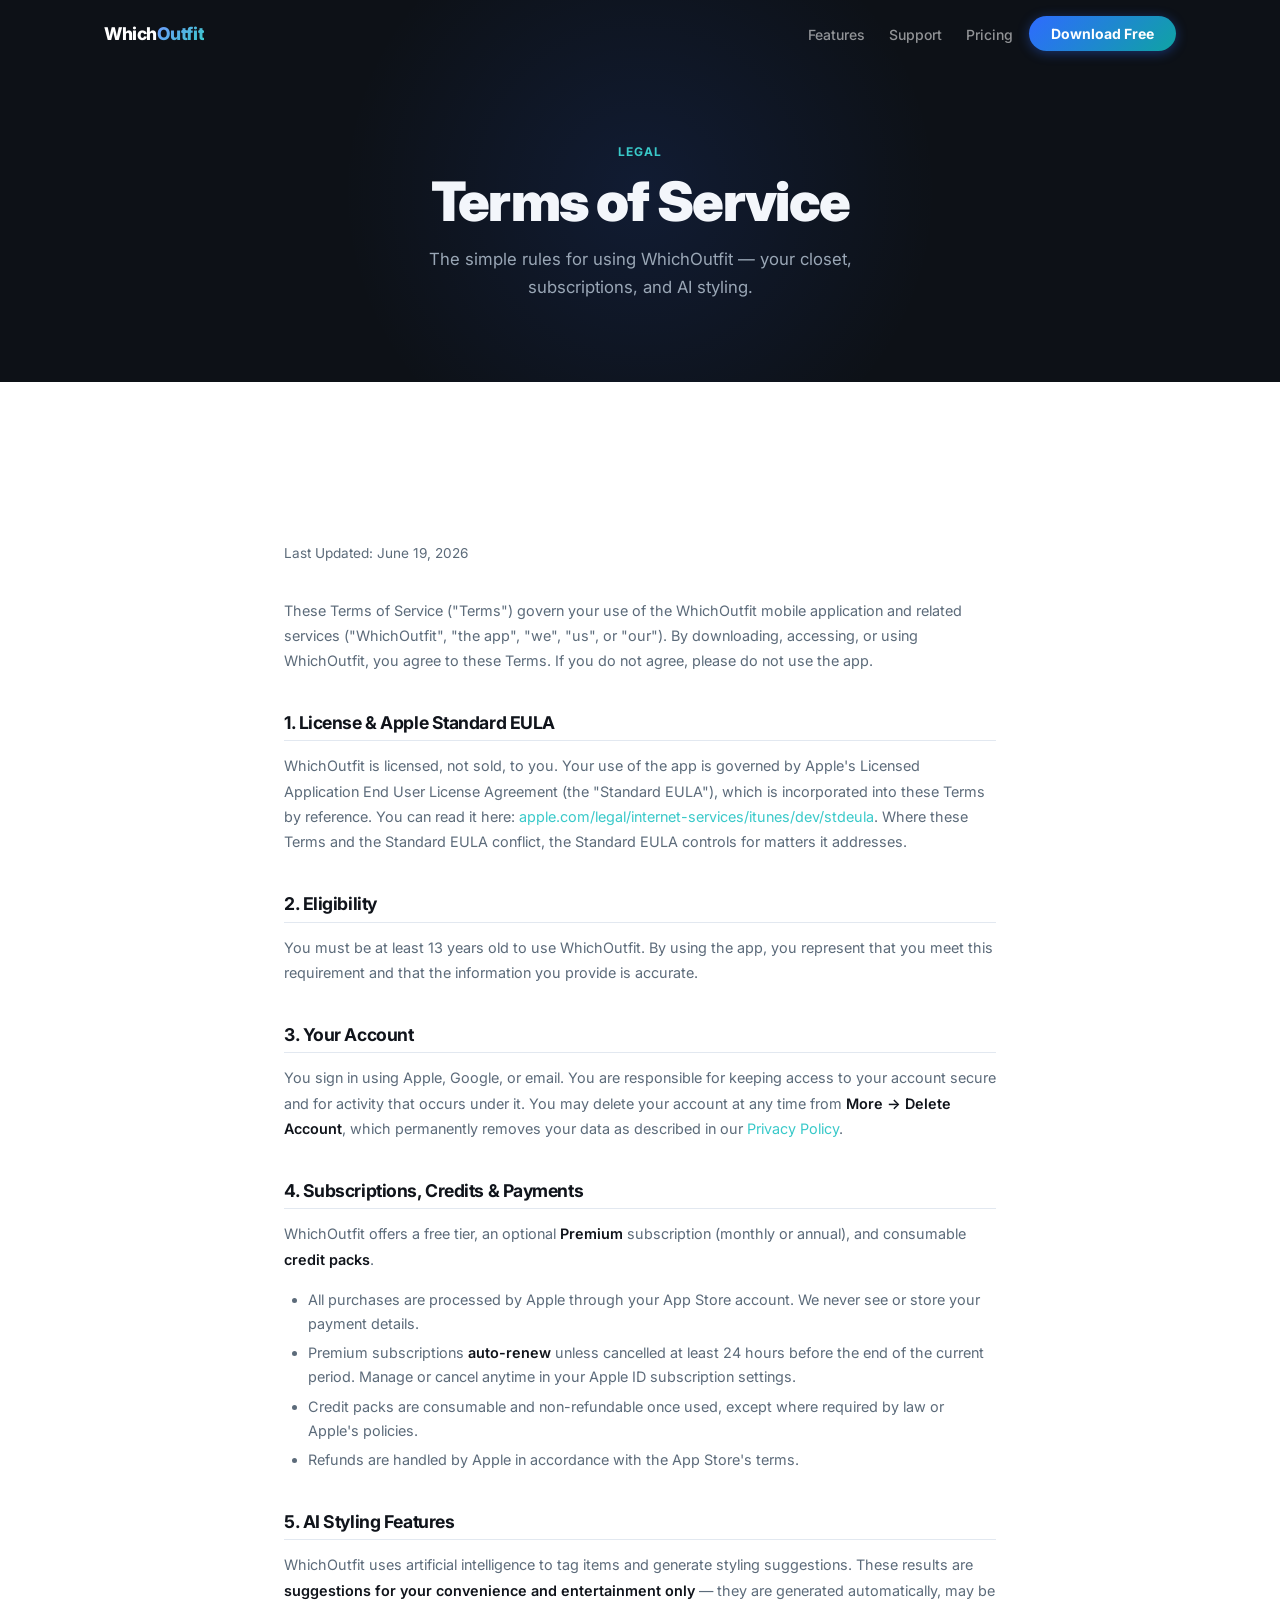
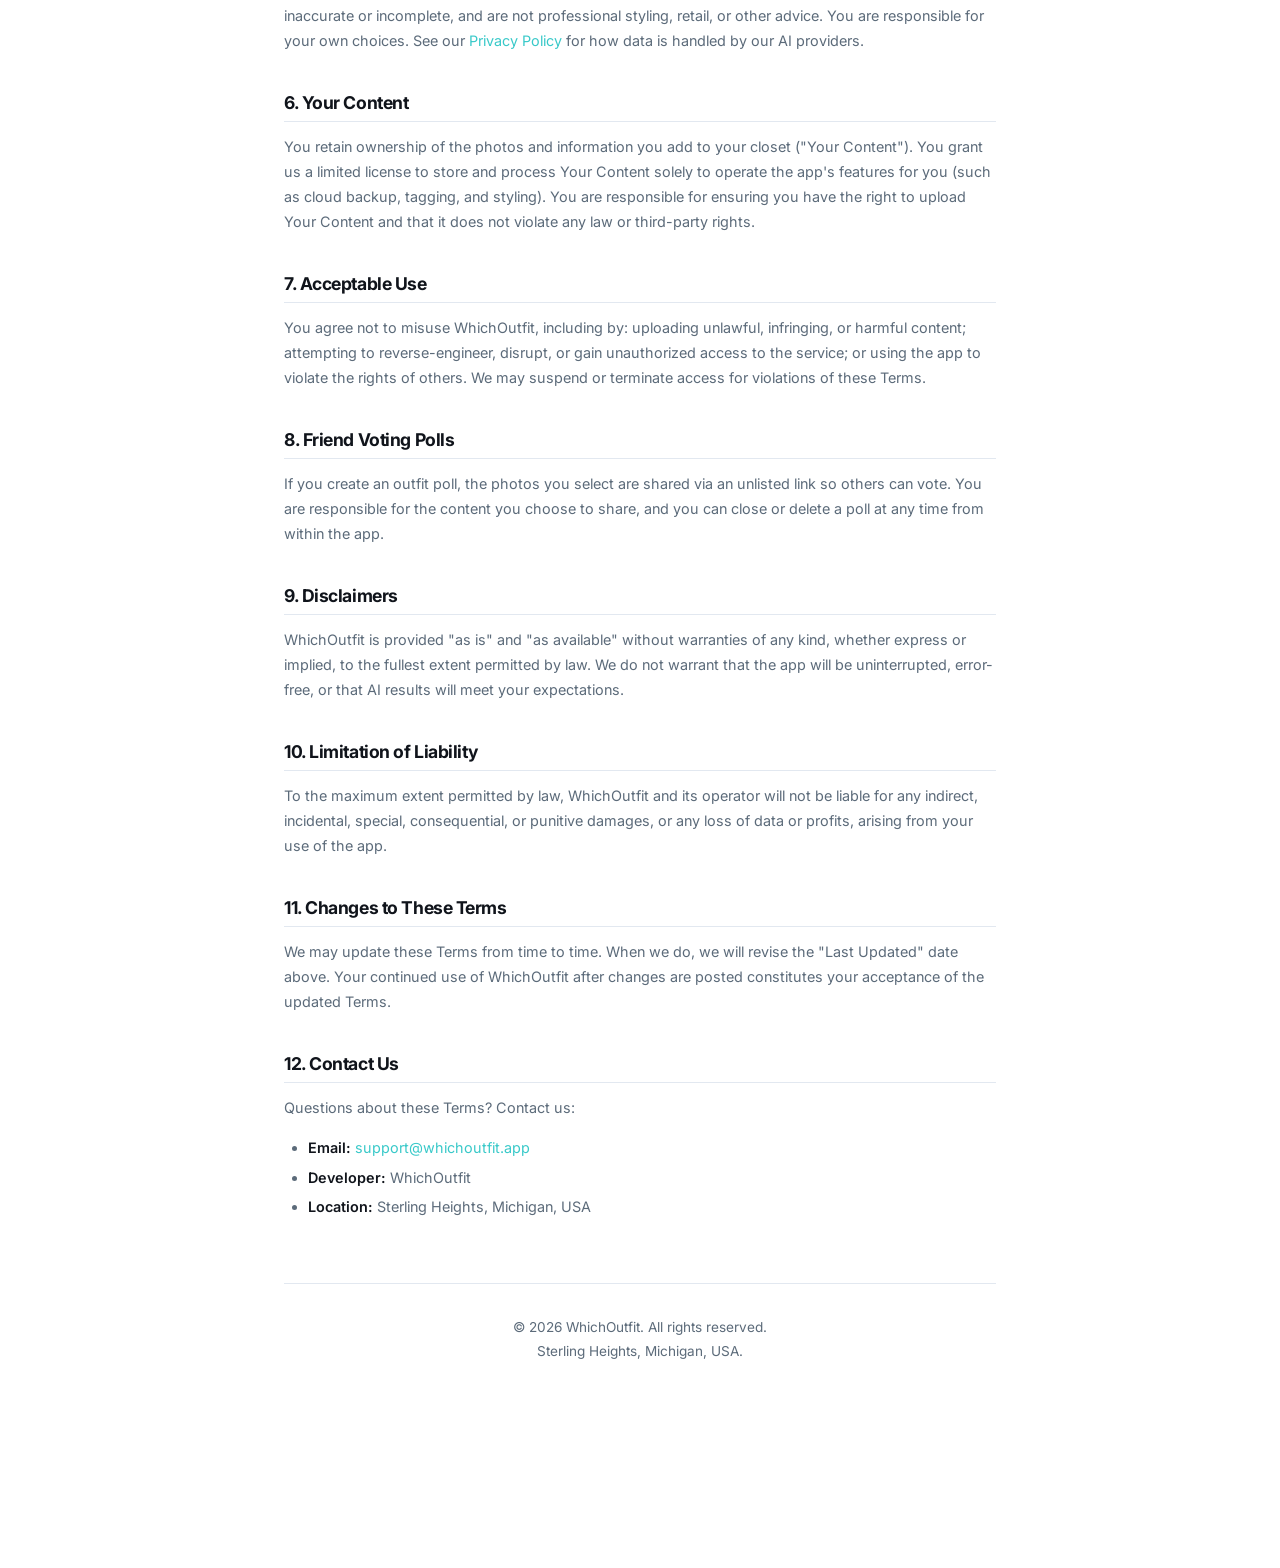
<file: terms.html>
<!DOCTYPE html>
<html lang="en">
<head>
  <meta charset="UTF-8">
  <meta name="viewport" content="width=device-width, initial-scale=1.0">
  <title>Terms of Service — WhichOutfit</title>
  <meta name="description" content="Terms of Service for WhichOutfit — the rules for using the app, subscriptions, and AI features.">
  <link rel="preconnect" href="https://fonts.googleapis.com">
  <link rel="preconnect" href="https://fonts.gstatic.com" crossorigin>
  <link href="https://fonts.googleapis.com/css2?family=Inter:wght@400;500;600;700;800;900&display=swap" rel="stylesheet">
  <meta name="theme-color" content="#0D1117">
  <link rel="icon" type="image/svg+xml" href="favicon.svg">
  <link rel="stylesheet" href="style.css">
  <style>
    .legal-body {
      max-width: 760px;
      margin: 0 auto;
      padding: 48px 24px 96px;
      color: var(--text2);
      line-height: 1.75;
    }
    .legal-body h2 {
      font-size: 1.1rem;
      font-weight: 700;
      color: var(--text);
      margin: 2.5rem 0 .75rem;
      padding-bottom: .5rem;
      border-bottom: 1px solid var(--border);
    }
    .legal-body p { margin-bottom: 1rem; }
    .legal-body ul { padding-left: 1.5rem; margin-bottom: 1rem; }
    .legal-body li { margin-bottom: .5rem; }
    .legal-body strong { color: var(--text); }
    .legal-date {
      display: inline-block;
      font-size: .85rem;
      color: var(--text2);
      margin-bottom: 2rem;
    }
    .legal-footer {
      margin-top: 4rem;
      padding-top: 2rem;
      border-top: 1px solid var(--border);
      font-size: .85rem;
      color: var(--text2);
      text-align: center;
    }
  </style>
</head>
<body>

<nav class="nav" id="nav">
  <div class="nav-inner">
    <a href="index.html" class="nav-logo">Which<span class="grad">Outfit</span></a>
    <ul class="nav-links">
      <li><a href="features.html">Features</a></li>
      <li><a href="support.html">Support</a></li>
      <li><a href="index.html#pricing">Pricing</a></li>
    </ul>
    <a href="index.html#download" class="nav-dl">Download Free</a>
    <button class="nav-burger" aria-label="Menu"><span></span><span></span><span></span></button>
  </div>
</nav>

<section class="page-hero">
  <div class="container">
    <span class="eyebrow fade-up" style="color:var(--teal-l);margin-bottom:14px;display:inline-block">Legal</span>
    <h1 class="fade-up d1">Terms of Service</h1>
    <p class="fade-up d2">The simple rules for using WhichOutfit — your closet, subscriptions, and AI styling.</p>
  </div>
</section>

<section class="section section-surface">
  <div class="legal-body">
    <span class="legal-date">Last Updated: June 19, 2026</span>

    <p>These Terms of Service ("Terms") govern your use of the WhichOutfit mobile application and related services ("WhichOutfit", "the app", "we", "us", or "our"). By downloading, accessing, or using WhichOutfit, you agree to these Terms. If you do not agree, please do not use the app.</p>

    <h2>1. License &amp; Apple Standard EULA</h2>
    <p>WhichOutfit is licensed, not sold, to you. Your use of the app is governed by Apple's Licensed Application End User License Agreement (the "Standard EULA"), which is incorporated into these Terms by reference. You can read it here: <a href="https://www.apple.com/legal/internet-services/itunes/dev/stdeula/" style="color:var(--teal-l)">apple.com/legal/internet-services/itunes/dev/stdeula</a>. Where these Terms and the Standard EULA conflict, the Standard EULA controls for matters it addresses.</p>

    <h2>2. Eligibility</h2>
    <p>You must be at least 13 years old to use WhichOutfit. By using the app, you represent that you meet this requirement and that the information you provide is accurate.</p>

    <h2>3. Your Account</h2>
    <p>You sign in using Apple, Google, or email. You are responsible for keeping access to your account secure and for activity that occurs under it. You may delete your account at any time from <strong>More → Delete Account</strong>, which permanently removes your data as described in our <a href="privacy.html" style="color:var(--teal-l)">Privacy Policy</a>.</p>

    <h2>4. Subscriptions, Credits &amp; Payments</h2>
    <p>WhichOutfit offers a free tier, an optional <strong>Premium</strong> subscription (monthly or annual), and consumable <strong>credit packs</strong>.</p>
    <ul>
      <li>All purchases are processed by Apple through your App Store account. We never see or store your payment details.</li>
      <li>Premium subscriptions <strong>auto-renew</strong> unless cancelled at least 24 hours before the end of the current period. Manage or cancel anytime in your Apple ID subscription settings.</li>
      <li>Credit packs are consumable and non-refundable once used, except where required by law or Apple's policies.</li>
      <li>Refunds are handled by Apple in accordance with the App Store's terms.</li>
    </ul>

    <h2>5. AI Styling Features</h2>
    <p>WhichOutfit uses artificial intelligence to tag items and generate styling suggestions. These results are <strong>suggestions for your convenience and entertainment only</strong> — they are generated automatically, may be inaccurate or incomplete, and are not professional styling, retail, or other advice. You are responsible for your own choices. See our <a href="privacy.html" style="color:var(--teal-l)">Privacy Policy</a> for how data is handled by our AI providers.</p>

    <h2>6. Your Content</h2>
    <p>You retain ownership of the photos and information you add to your closet ("Your Content"). You grant us a limited license to store and process Your Content solely to operate the app's features for you (such as cloud backup, tagging, and styling). You are responsible for ensuring you have the right to upload Your Content and that it does not violate any law or third-party rights.</p>

    <h2>7. Acceptable Use</h2>
    <p>You agree not to misuse WhichOutfit, including by: uploading unlawful, infringing, or harmful content; attempting to reverse-engineer, disrupt, or gain unauthorized access to the service; or using the app to violate the rights of others. We may suspend or terminate access for violations of these Terms.</p>

    <h2>8. Friend Voting Polls</h2>
    <p>If you create an outfit poll, the photos you select are shared via an unlisted link so others can vote. You are responsible for the content you choose to share, and you can close or delete a poll at any time from within the app.</p>

    <h2>9. Disclaimers</h2>
    <p>WhichOutfit is provided "as is" and "as available" without warranties of any kind, whether express or implied, to the fullest extent permitted by law. We do not warrant that the app will be uninterrupted, error-free, or that AI results will meet your expectations.</p>

    <h2>10. Limitation of Liability</h2>
    <p>To the maximum extent permitted by law, WhichOutfit and its operator will not be liable for any indirect, incidental, special, consequential, or punitive damages, or any loss of data or profits, arising from your use of the app.</p>

    <h2>11. Changes to These Terms</h2>
    <p>We may update these Terms from time to time. When we do, we will revise the "Last Updated" date above. Your continued use of WhichOutfit after changes are posted constitutes your acceptance of the updated Terms.</p>

    <h2>12. Contact Us</h2>
    <p>Questions about these Terms? Contact us:</p>
    <ul>
      <li><strong>Email:</strong> <a href="mailto:support@whichoutfit.app" style="color:var(--teal-l)">support@whichoutfit.app</a></li>
      <li><strong>Developer:</strong> WhichOutfit</li>
      <li><strong>Location:</strong> Sterling Heights, Michigan, USA</li>
    </ul>

    <div class="legal-footer">
      &copy; 2026 WhichOutfit. All rights reserved.<br>
      Sterling Heights, Michigan, USA.
    </div>
  </div>
</section>

<script src="main.js"></script>
</body>
</html>
</file>
<file: style.css>
/* WhichOutfit — Shared Stylesheet */

/* ── TOKENS ─────────────────────────────────────────── */
:root {
  --blue:#2E6BFF; --teal:#0FA3A3; --green:#16B981;
  --blue-l:#6F9BFF; --teal-l:#39C9C9; --green-l:#3FD7A6;
  --grad:linear-gradient(135deg,#2E6BFF 0%,#0FA3A3 100%);
  --grad-t:linear-gradient(135deg,#6F9BFF 0%,#39C9C9 100%);
  --bg:#F5F7FB; --surface:#FFFFFF; --muted:#EEF2F8;
  --text:#10141B; --text2:#5C6B7A; --border:#E2E8F0;
  --dark:#0D1117; --dark-s:#1A2029; --dark-m:#232B36;
  --dark-t:#F3F6FB; --dark-t2:#9AA7B6; --dark-b:#2A323D;
  --r-sm:10px; --r-md:14px; --r-lg:20px; --r-xl:28px; --r-pill:999px;
  --ease:cubic-bezier(0.2,0,0,1);
}

/* ── RESET ───────────────────────────────────────────── */
*,*::before,*::after{box-sizing:border-box;margin:0;padding:0}
html{scroll-behavior:smooth}
body{font-family:'Inter',-apple-system,BlinkMacSystemFont,sans-serif;background:var(--bg);color:var(--text);-webkit-font-smoothing:antialiased;overflow-x:hidden}
img{display:block;max-width:100%}
a{color:inherit;text-decoration:none}
button{cursor:pointer;border:none;background:none;font-family:inherit}
ul{list-style:none}

/* ── TYPOGRAPHY ──────────────────────────────────────── */
h1{font-size:clamp(2.3rem,6vw,4.4rem);font-weight:900;letter-spacing:-.03em;line-height:1.06}
h2{font-size:clamp(1.8rem,4vw,2.9rem);font-weight:800;letter-spacing:-.025em;line-height:1.1}
h3{font-size:1.1rem;font-weight:700;letter-spacing:-.015em}
h4{font-size:.78rem;font-weight:700;text-transform:uppercase;letter-spacing:.1em;color:var(--text2)}
p{line-height:1.7}

.eyebrow{display:inline-block;font-size:.75rem;font-weight:700;text-transform:uppercase;letter-spacing:.1em}
.eyebrow-grad{background:var(--grad);-webkit-background-clip:text;-webkit-text-fill-color:transparent;background-clip:text}
.grad{background:var(--grad-t);-webkit-background-clip:text;-webkit-text-fill-color:transparent;background-clip:text}

/* ── LAYOUT ──────────────────────────────────────────── */
.container{max-width:1120px;margin:0 auto;padding:0 24px}
.section{padding:108px 0}
.section-dark{background:var(--dark);color:var(--dark-t)}
.section-surface{background:var(--surface)}
.section-head{text-align:center;margin-bottom:72px}
.section-head h2{margin:12px 0 14px}
.section-head p{font-size:1rem;color:var(--text2);max-width:480px;margin:0 auto}
.section-dark .section-head h2{color:var(--dark-t)}
.section-dark .section-head p{color:var(--dark-t2)}

/* ── ANIMATIONS ──────────────────────────────────────── */
@keyframes float{0%,100%{transform:translateY(0)}50%{transform:translateY(-14px)}}
@keyframes marquee{from{transform:translateX(0)}to{transform:translateX(-50%)}}
@keyframes pulse-ring{0%,100%{box-shadow:0 0 0 0 rgba(46,107,255,.3)}50%{box-shadow:0 0 0 16px rgba(46,107,255,0)}}

.fade-up{opacity:0;transform:translateY(28px);transition:opacity .65s var(--ease),transform .65s var(--ease)}
.fade-up.in{opacity:1;transform:translateY(0)}
.d1{transition-delay:.1s}.d2{transition-delay:.2s}.d3{transition-delay:.3s}.d4{transition-delay:.4s}

/* ── NAVIGATION ──────────────────────────────────────── */
.nav{position:fixed;top:0;left:0;right:0;z-index:300;padding:16px 0;transition:background .3s,box-shadow .3s,backdrop-filter .3s}
.nav.solid{background:rgba(13,17,23,.88);backdrop-filter:saturate(180%) blur(20px);-webkit-backdrop-filter:saturate(180%) blur(20px);box-shadow:0 1px 0 rgba(255,255,255,.06)}
.nav-inner{display:flex;align-items:center;gap:16px;max-width:1120px;margin:0 auto;padding:0 24px}
.nav-logo{font-size:1.1rem;font-weight:800;color:#fff;letter-spacing:-.025em;margin-right:auto;flex-shrink:0}
.nav-links{display:flex;align-items:center;gap:24px}
.nav-links a{color:rgba(255,255,255,.55);font-size:.875rem;font-weight:500;transition:color .2s}
.nav-links a:hover,.nav-links a.active{color:#fff}
.nav-links a.active{font-weight:600}
.nav-dl{display:inline-flex;align-items:center;gap:6px;padding:9px 22px;background:var(--grad);color:#fff;font-size:.875rem;font-weight:700;border-radius:var(--r-pill);white-space:nowrap;transition:opacity .2s,transform .15s;box-shadow:0 2px 12px rgba(46,107,255,.38);flex-shrink:0}
.nav-dl:hover{opacity:.9;transform:scale(1.02)}
.nav-burger{display:none;flex-direction:column;gap:5px;padding:4px;margin-left:auto}
.nav-burger span{display:block;width:22px;height:2px;background:rgba(255,255,255,.7);border-radius:2px;transition:transform .25s,opacity .25s}
.nav.open .nav-burger span:nth-child(1){transform:translateY(7px) rotate(45deg)}
.nav.open .nav-burger span:nth-child(2){opacity:0}
.nav.open .nav-burger span:nth-child(3){transform:translateY(-7px) rotate(-45deg)}

@media(max-width:720px){
  .nav-burger{display:flex}
  .nav-dl{display:none}
  .nav-links{display:none;position:fixed;top:60px;left:0;right:0;background:rgba(13,17,23,.97);padding:24px;flex-direction:column;align-items:flex-start;gap:20px;border-bottom:1px solid var(--dark-b)}
  .nav.open .nav-links{display:flex}
  .nav-links a{font-size:1.05rem}
}

/* ── FOOTER ──────────────────────────────────────────── */
.footer{background:var(--dark-s);border-top:1px solid var(--dark-b);padding:64px 0 32px}
.footer-grid{display:grid;grid-template-columns:2fr 1fr 1fr 1fr;gap:48px;margin-bottom:48px}
.footer-logo{font-size:1.05rem;font-weight:800;color:var(--dark-t);letter-spacing:-.02em;display:block;margin-bottom:10px}
.footer-brand p{font-size:.875rem;color:var(--dark-t2);max-width:220px;line-height:1.6;margin-bottom:20px}
.footer-social{display:flex;gap:12px}
.footer-social a{display:inline-flex;align-items:center;gap:6px;padding:6px 14px;background:var(--dark-m);color:var(--dark-t2);font-size:.8rem;font-weight:600;border-radius:var(--r-pill);border:1px solid var(--dark-b);transition:color .2s,border-color .2s}
.footer-social a:hover{color:var(--dark-t);border-color:var(--dark-t2)}
.footer-col h4{color:var(--dark-t2);margin-bottom:16px}
.footer-col a{display:block;color:var(--dark-t2);font-size:.875rem;margin-bottom:10px;transition:color .2s}
.footer-col a:hover{color:var(--dark-t)}
.footer-bottom{border-top:1px solid var(--dark-b);padding-top:24px;display:flex;align-items:center;justify-content:space-between;gap:16px;flex-wrap:wrap}
.footer-copy{font-size:.8rem;color:var(--dark-t2);opacity:.4}
.footer-legal{display:flex;gap:20px}
.footer-legal a{font-size:.8rem;color:var(--dark-t2);opacity:.6;transition:opacity .2s}
.footer-legal a:hover{opacity:1}

@media(max-width:900px){.footer-grid{grid-template-columns:1fr 1fr}.footer-brand{grid-column:span 2}}
@media(max-width:480px){.footer-grid{grid-template-columns:1fr 1fr}.footer-brand{grid-column:span 2}}

/* ── BUTTONS ─────────────────────────────────────────── */
.btn{display:inline-flex;align-items:center;justify-content:center;gap:8px;font-family:inherit;font-weight:700;cursor:pointer;border:none;transition:transform .2s,opacity .2s,box-shadow .2s}
.btn:hover{transform:translateY(-2px);opacity:.92}
.btn:active{transform:scale(.98)}
.btn-primary{padding:15px 30px;background:var(--grad);color:#fff;font-size:1rem;border-radius:var(--r-md);box-shadow:0 4px 24px rgba(46,107,255,.36)}
.btn-primary:hover{box-shadow:0 10px 36px rgba(46,107,255,.48)}
.btn-outline{padding:13px 28px;background:transparent;color:var(--dark-t);font-size:.9rem;border-radius:var(--r-md);border:1.5px solid rgba(255,255,255,.2)}
.btn-outline:hover{border-color:rgba(255,255,255,.5)}
.btn-ghost{background:none;color:var(--dark-t2);font-size:.9rem;padding:0;font-weight:500}
.btn-ghost:hover{color:var(--dark-t);transform:none}
.btn-appstore{display:inline-flex;align-items:center;gap:13px;padding:14px 26px;background:#fff;border-radius:15px;box-shadow:0 4px 24px rgba(0,0,0,.2)}
.btn-appstore:hover{box-shadow:0 12px 36px rgba(0,0,0,.3);transform:translateY(-3px);opacity:1}
.as-icon{font-size:1.7rem;line-height:1}
.as-text{text-align:left}
.as-text small{display:block;font-size:.62rem;font-weight:500;color:#555;margin-bottom:1px}
.as-text strong{display:block;font-size:.95rem;font-weight:800;color:#000}

/* ── BADGES ──────────────────────────────────────────── */
.badge{display:inline-flex;align-items:center;gap:7px;padding:6px 14px;border-radius:var(--r-pill);font-size:.75rem;font-weight:600}
.badge-blue{background:rgba(46,107,255,.12);border:1px solid rgba(46,107,255,.25);color:#7BA8FF}
.badge-blue::before{content:'';width:7px;height:7px;border-radius:50%;background:#6F9BFF;animation:pulse-ring 2.4s ease-in-out infinite}
.badge-green{background:rgba(22,185,129,.12);border:1px solid rgba(22,185,129,.25);color:#3FD7A6}
.badge-surface{background:var(--dark-m);border:1px solid var(--dark-b);color:var(--dark-t2)}

/* ── CARDS ───────────────────────────────────────────── */
.card{background:var(--surface);border-radius:var(--r-lg);border:1px solid var(--border);box-shadow:0 2px 12px rgba(0,0,0,.04);padding:28px 26px;transition:transform .25s,box-shadow .25s}
.card:hover{transform:translateY(-4px);box-shadow:0 14px 40px rgba(0,0,0,.08)}
.card-dark{background:var(--dark-s);border-color:var(--dark-b);box-shadow:0 2px 16px rgba(0,0,0,.2)}
.card-dark:hover{box-shadow:0 14px 40px rgba(0,0,0,.35)}
.card-feat{border-color:rgba(46,107,255,.28);box-shadow:0 0 0 1px rgba(46,107,255,.1),0 24px 64px rgba(46,107,255,.12)}
.card-icon{width:50px;height:50px;border-radius:14px;background:linear-gradient(135deg,rgba(46,107,255,.1),rgba(15,163,163,.07));display:flex;align-items:center;justify-content:center;font-size:1.4rem;margin-bottom:18px}
.card-icon-dark{background:linear-gradient(135deg,rgba(46,107,255,.18),rgba(15,163,163,.12))}
.card h3{margin-bottom:8px}
.card p{font-size:.9rem;color:var(--text2)}
.card-dark h3{color:var(--dark-t)}
.card-dark p{color:var(--dark-t2)}

/* ── FEAT GRID ───────────────────────────────────────── */
.feat-grid{display:grid;grid-template-columns:repeat(3,1fr);gap:20px}
@media(max-width:900px){.feat-grid{grid-template-columns:1fr 1fr}}
@media(max-width:560px){.feat-grid{grid-template-columns:1fr}}

/* ── TRUST STRIP ─────────────────────────────────────── */
.trust{background:var(--dark-s);border-top:1px solid var(--dark-b);border-bottom:1px solid var(--dark-b);padding:22px 0}
.trust-inner{display:flex;align-items:center;justify-content:center;gap:36px;flex-wrap:wrap}
.trust-item{display:flex;align-items:center;gap:9px;font-size:.85rem;font-weight:500;color:var(--dark-t2)}
.trust-item strong{color:var(--dark-t)}

/* ── MARQUEE ─────────────────────────────────────────── */
.marquee-wrap{overflow:hidden;padding:20px 0;background:linear-gradient(135deg,rgba(46,107,255,.05),rgba(15,163,163,.05));border-top:1px solid var(--border);border-bottom:1px solid var(--border)}
.marquee-track{display:flex;align-items:center;width:max-content;animation:marquee 30s linear infinite}
.marquee-item{display:flex;align-items:center;gap:7px;padding:0 28px;font-size:.82rem;font-weight:600;color:var(--text2);white-space:nowrap}
.marquee-sep{color:var(--border);font-size:1.1rem}
@media(prefers-reduced-motion:reduce){.marquee-track{animation:none}}

/* ── PHONE MOCKUP ────────────────────────────────────── */
.phone-wrap{display:flex;justify-content:center;align-items:center;position:relative}
.phone-glow{position:absolute;width:380px;height:380px;border-radius:50%;background:radial-gradient(circle,rgba(46,107,255,.18) 0%,transparent 65%);pointer-events:none}
.phone{width:256px;height:544px;background:var(--dark-s);border-radius:44px;border:1.5px solid rgba(255,255,255,.07);box-shadow:0 0 0 9px rgba(17,22,30,.85),0 48px 96px rgba(0,0,0,.65),inset 0 0 0 1px rgba(255,255,255,.03);position:relative;overflow:hidden;flex-shrink:0}
.phone-float{animation:float 5.4s ease-in-out infinite}
.phone::before{content:'';position:absolute;top:14px;left:50%;transform:translateX(-50%);width:84px;height:28px;background:#070A0F;border-radius:18px;z-index:20}
.phone-screen{position:absolute;inset:0;background:var(--dark);border-radius:42px;overflow:hidden;display:flex;flex-direction:column}
.ph-header{padding:52px 16px 10px;display:flex;align-items:center;justify-content:space-between}
.ph-wm{font-size:.88rem;font-weight:800;background:var(--grad-t);-webkit-background-clip:text;-webkit-text-fill-color:transparent;background-clip:text}
.ph-av{width:28px;height:28px;border-radius:50%;background:var(--grad)}
.ph-body{flex:1;padding:4px 13px 10px;display:flex;flex-direction:column;gap:9px;overflow:hidden}
.ph-lbl{font-size:.52rem;font-weight:700;text-transform:uppercase;letter-spacing:.08em;color:var(--dark-t2)}
.ph-nav-bar{height:52px;background:rgba(26,32,41,.96);border-top:1px solid var(--dark-b);display:flex;align-items:center;justify-content:space-around;padding:0 24px 10px}
.ph-tab{width:22px;height:22px;border-radius:6px;background:var(--dark-m)}
.ph-tab.on{background:var(--grad)}

/* Outfit screen */
.ph-outfit-card{background:var(--dark-s);border-radius:13px;padding:10px;border:1px solid var(--dark-b)}
.ph-items{display:flex;gap:5px;margin:6px 0 7px}
.ph-item{flex:1;height:52px;border-radius:9px;background:var(--dark-m)}
.ph-item:nth-child(1){background:linear-gradient(140deg,rgba(46,107,255,.28),rgba(15,163,163,.18))}
.ph-item:nth-child(2){background:linear-gradient(140deg,rgba(22,185,129,.22),rgba(15,163,163,.14))}
.ph-item:nth-child(3){background:linear-gradient(140deg,rgba(46,107,255,.14),rgba(22,185,129,.2))}
.ph-score-row{display:flex;align-items:center;justify-content:space-between}
.ph-score{display:flex;align-items:center;gap:3px;padding:3px 8px;background:rgba(22,185,129,.14);border-radius:var(--r-pill);font-size:.52rem;font-weight:700;color:#3FD7A6}
.ph-bar{height:3px;border-radius:var(--r-pill);background:var(--grad);margin:3px 13px 2px;opacity:.5}

/* AI bubble */
.ph-bubble{background:linear-gradient(135deg,rgba(46,107,255,.1),rgba(15,163,163,.07));border:1px solid rgba(46,107,255,.16);border-radius:11px 11px 11px 3px;padding:8px 10px}
.ph-bubble-from{font-size:.48rem;font-weight:700;text-transform:uppercase;letter-spacing:.06em;color:var(--blue-l);margin-bottom:3px}
.ph-bubble-txt{font-size:.54rem;color:rgba(243,246,251,.7);line-height:1.55}

/* Closet grid screen */
.ph-search{height:26px;background:var(--dark-s);border-radius:8px;border:1px solid var(--dark-b);margin:2px 0 7px}
.ph-grid{display:grid;grid-template-columns:1fr 1fr;gap:6px}
.ph-gi{height:62px;border-radius:9px;background:var(--dark-m)}
.ph-gi:nth-child(1){background:linear-gradient(140deg,rgba(46,107,255,.28),rgba(15,163,163,.18))}
.ph-gi:nth-child(2){background:linear-gradient(140deg,rgba(22,185,129,.2),rgba(15,163,163,.14))}
.ph-gi:nth-child(3){background:linear-gradient(140deg,rgba(46,107,255,.12),rgba(22,185,129,.18))}
.ph-gi:nth-child(4){background:linear-gradient(140deg,rgba(224,137,43,.2),rgba(46,107,255,.12))}
.ph-count{font-size:.55rem;color:var(--dark-t2);padding:0 2px 4px}

/* Trip screen */
.ph-trip-hdr{background:linear-gradient(135deg,rgba(46,107,255,.15),rgba(15,163,163,.1));border-radius:11px;padding:8px 10px;border:1px solid rgba(46,107,255,.15);margin-bottom:1px}
.ph-trip-dest{font-size:.7rem;font-weight:700;color:var(--dark-t);margin-bottom:2px}
.ph-trip-sub{font-size:.5rem;color:var(--dark-t2)}
.ph-occ{background:var(--dark-s);border-radius:9px;padding:7px 9px;border:1px solid var(--dark-b);display:flex;align-items:center;justify-content:space-between}
.ph-occ-name{font-size:.52rem;font-weight:600;color:var(--dark-t)}
.ph-occ-tag{font-size:.46rem;color:var(--blue-l);font-weight:600}

/* Floating chips */
.phone-chip{position:absolute;display:flex;align-items:center;gap:7px;padding:8px 15px;background:rgba(26,32,41,.92);backdrop-filter:blur(12px);-webkit-backdrop-filter:blur(12px);border:1px solid rgba(255,255,255,.07);border-radius:var(--r-pill);font-size:.75rem;font-weight:600;color:var(--dark-t);white-space:nowrap;box-shadow:0 8px 24px rgba(0,0,0,.3)}
.chip-dot{width:8px;height:8px;border-radius:50%;flex-shrink:0}
.chip-1{top:90px;right:-48px;animation:float 4.8s ease-in-out infinite .5s}
.chip-2{bottom:170px;right:-56px;animation:float 6s ease-in-out infinite 1.1s}
.chip-3{bottom:260px;left:-60px;animation:float 4.4s ease-in-out infinite 1.8s}
@media(max-width:840px){.phone-chip{display:none}}

/* ── HERO ────────────────────────────────────────────── */
.hero{min-height:100svh;background:var(--dark);display:flex;align-items:center;padding:120px 0 80px;position:relative;overflow:hidden}
.orb{position:absolute;border-radius:50%;pointer-events:none}
.orb-1{width:800px;height:800px;top:-350px;left:-300px;background:radial-gradient(circle,rgba(46,107,255,.15) 0%,transparent 68%)}
.orb-2{width:600px;height:600px;bottom:-200px;right:-200px;background:radial-gradient(circle,rgba(15,163,163,.12) 0%,transparent 68%)}
.hero-grid{display:grid;grid-template-columns:1fr 1fr;align-items:center;gap:64px;position:relative;z-index:1}
.hero-title{color:var(--dark-t);margin:20px 0}
.hero-title em{font-style:normal;background:var(--grad-t);-webkit-background-clip:text;-webkit-text-fill-color:transparent;background-clip:text}
.hero-sub{font-size:1.08rem;color:var(--dark-t2);max-width:440px;line-height:1.72;margin-bottom:40px}
.hero-actions{display:flex;align-items:center;gap:18px;flex-wrap:wrap}
.hero-fine{margin-top:20px;font-size:.78rem;color:rgba(154,167,182,.45)}
.hero-fine strong{color:var(--green-l)}
@media(max-width:840px){
  .hero-grid{grid-template-columns:1fr;text-align:center;gap:48px}
  .hero-sub{max-width:none}
  .hero-actions{justify-content:center}
  .phone-wrap{order:-1}
}

/* ── PAGE HERO (non-home) ────────────────────────────── */
.page-hero{background:var(--dark);padding:140px 0 80px;position:relative;overflow:hidden;text-align:center}
.page-hero::before{content:'';position:absolute;top:50%;left:50%;transform:translate(-50%,-50%);width:600px;height:600px;background:radial-gradient(circle,rgba(46,107,255,.12) 0%,transparent 70%);pointer-events:none}
.page-hero h1{color:var(--dark-t);font-size:clamp(1.9rem,5vw,3.4rem);margin-bottom:14px;position:relative}
.page-hero p{color:var(--dark-t2);font-size:1.05rem;max-width:500px;margin:0 auto;position:relative}

/* ── SHOWCASE SECTIONS ───────────────────────────────── */
.showcase{padding:96px 0}
.showcase-dark{background:var(--dark)}
.showcase-grid{display:grid;grid-template-columns:1fr 1fr;align-items:center;gap:80px}
.showcase-flip{direction:rtl}
.showcase-flip>*{direction:ltr}
.showcase-copy .eyebrow{margin-bottom:14px}
.showcase-copy h2{margin:8px 0 16px}
.showcase-dark .showcase-copy h2{color:var(--dark-t)}
.showcase-copy p{font-size:1rem;line-height:1.72;color:var(--text2);margin-bottom:28px}
.showcase-dark .showcase-copy p{color:var(--dark-t2)}
.showcase-pts{display:flex;flex-direction:column;gap:10px}
.showcase-pt{display:flex;align-items:flex-start;gap:10px;font-size:.9rem;color:var(--text2)}
.showcase-dark .showcase-pt{color:var(--dark-t2)}
.pt-chk{width:18px;height:18px;border-radius:50%;flex-shrink:0;margin-top:2px;background:rgba(22,185,129,.14);border:1.5px solid rgba(22,185,129,.3);display:flex;align-items:center;justify-content:center;font-size:.55rem;color:#16B981;font-weight:700}
@media(max-width:840px){
  .showcase-grid{grid-template-columns:1fr;gap:44px;text-align:center}
  .showcase-flip{direction:ltr}
  .showcase-pts{align-items:center}
  .showcase-grid .phone-wrap{order:-1}
}

/* ── HOW IT WORKS ────────────────────────────────────── */
.steps{display:grid;grid-template-columns:repeat(3,1fr);gap:32px;position:relative}
.steps::before{content:'';position:absolute;top:36px;left:calc(16.6% + 20px);right:calc(16.6% + 20px);height:1px;background:linear-gradient(90deg,rgba(46,107,255,.35),rgba(15,163,163,.35))}
.step{text-align:center}
.step-num{width:72px;height:72px;border-radius:50%;background:var(--grad);color:#fff;font-size:1.4rem;font-weight:900;display:flex;align-items:center;justify-content:center;margin:0 auto 22px;box-shadow:0 0 0 10px rgba(46,107,255,.1);position:relative}
.step-num::after{content:'';position:absolute;inset:-10px;border-radius:50%;border:1px solid rgba(46,107,255,.2)}
.step h3{color:var(--dark-t);margin-bottom:10px}
.step p{color:var(--dark-t2);font-size:.9rem}
@media(max-width:680px){.steps{grid-template-columns:1fr;gap:44px}.steps::before{display:none}}

/* ── PRICING ─────────────────────────────────────────── */
.price-grid{display:grid;grid-template-columns:1fr 1fr;gap:22px;max-width:800px;margin:0 auto}
.price-card{background:var(--surface);border-radius:24px;padding:36px 32px;border:1px solid var(--border);box-shadow:0 2px 12px rgba(0,0,0,.04);position:relative}
.price-card-feat{background:var(--dark);border-color:rgba(46,107,255,.28);box-shadow:0 0 0 1px rgba(46,107,255,.1),0 24px 64px rgba(46,107,255,.13)}
.price-pop{position:absolute;top:-14px;left:50%;transform:translateX(-50%);padding:5px 18px;background:var(--grad);color:#fff;font-size:.74rem;font-weight:700;border-radius:var(--r-pill);white-space:nowrap}
.price-tier{font-size:.75rem;font-weight:700;text-transform:uppercase;letter-spacing:.1em;margin-bottom:14px;color:var(--text2)}
.price-card-feat .price-tier{background:var(--grad-t);-webkit-background-clip:text;-webkit-text-fill-color:transparent;background-clip:text}
.price-amount{font-size:2.8rem;font-weight:900;letter-spacing:-.03em;line-height:1;margin-bottom:4px}
.price-card-feat .price-amount{color:var(--dark-t)}
.price-per{font-size:.82rem;color:var(--text2);margin-bottom:24px}
.price-card-feat .price-per{color:var(--dark-t2)}
.price-div{height:1px;background:var(--border);margin-bottom:22px}
.price-card-feat .price-div{background:var(--dark-b)}
.price-feats{display:flex;flex-direction:column;gap:12px;margin-bottom:28px}
.price-feat{display:flex;align-items:flex-start;gap:10px;font-size:.9rem}
.price-card-feat .price-feat{color:var(--dark-t)}
.pfchk{width:19px;height:19px;border-radius:50%;display:flex;align-items:center;justify-content:center;flex-shrink:0;margin-top:1px;font-size:.58rem;font-weight:700}
.pfchk-g{background:rgba(22,185,129,.14);color:#16B981}
.pfchk-b{background:rgba(46,107,255,.14);color:#2E6BFF}
.price-cta{display:block;text-align:center;padding:13px;border-radius:var(--r-md);font-weight:700;font-size:.95rem;transition:opacity .2s,transform .2s}
.price-cta:hover{opacity:.88;transform:translateY(-1px)}
.price-cta-free{background:var(--muted);color:var(--text);border:1px solid var(--border)}
.price-cta-prem{background:var(--grad);color:#fff;box-shadow:0 4px 18px rgba(46,107,255,.3)}
.price-note{text-align:center;margin-top:20px;font-size:.78rem;color:var(--text2)}
.price-note a{text-decoration:underline}
@media(max-width:600px){.price-grid{grid-template-columns:1fr;max-width:400px;margin:0 auto}}

/* ── DOWNLOAD CTA ────────────────────────────────────── */
.dl-section{padding:130px 0;background:var(--dark);text-align:center;position:relative;overflow:hidden}
.dl-section::before{content:'';position:absolute;top:50%;left:50%;transform:translate(-50%,-50%);width:700px;height:700px;background:radial-gradient(circle,rgba(46,107,255,.13) 0%,transparent 70%);pointer-events:none}
.dl-section h2{color:var(--dark-t);max-width:560px;margin:0 auto 18px;position:relative}
.dl-section p{color:var(--dark-t2);font-size:1rem;max-width:380px;margin:0 auto 44px;position:relative}
.dl-ctas{display:flex;justify-content:center;gap:16px;flex-wrap:wrap;position:relative}

/* ── FAQ ─────────────────────────────────────────────── */
.faq-group{margin-bottom:48px}
.faq-group-title{font-size:1.05rem;font-weight:700;color:var(--text);padding-bottom:12px;border-bottom:1.5px solid var(--border);margin-bottom:4px}
.faq-item{border-bottom:1px solid var(--border)}
.faq-q{display:flex;align-items:center;justify-content:space-between;gap:16px;padding:17px 0;font-size:.95rem;font-weight:600;color:var(--text);cursor:pointer;width:100%;text-align:left;background:none;border:none;transition:color .2s}
.faq-q:hover{color:var(--blue)}
.faq-icon{width:22px;height:22px;border-radius:50%;background:var(--muted);display:flex;align-items:center;justify-content:center;flex-shrink:0;transition:transform .3s,background .2s}
.faq-icon svg{width:10px;height:10px;stroke:var(--text2);fill:none;stroke-width:2;stroke-linecap:round;stroke-linejoin:round;transition:stroke .2s}
.faq-item.open .faq-icon{transform:rotate(180deg);background:rgba(46,107,255,.1)}
.faq-item.open .faq-icon svg{stroke:var(--blue)}
.faq-a{max-height:0;overflow:hidden;transition:max-height .35s ease}
.faq-a-inner{padding:0 0 18px;font-size:.9rem;color:var(--text2);line-height:1.72}
.faq-item.open .faq-a{max-height:500px}

/* ── SUPPORT CARDS ───────────────────────────────────── */
.support-cards{display:grid;grid-template-columns:repeat(3,1fr);gap:16px;margin-bottom:72px}
.support-card{display:flex;align-items:flex-start;gap:14px;padding:22px 20px;background:var(--surface);border:1px solid var(--border);border-radius:var(--r-lg);text-decoration:none;transition:border-color .2s,transform .2s,box-shadow .2s}
.support-card:hover{border-color:rgba(46,107,255,.35);transform:translateY(-3px);box-shadow:0 8px 28px rgba(0,0,0,.07)}
.sc-icon{font-size:1.5rem;flex-shrink:0;margin-top:1px}
.sc-title{font-size:.95rem;font-weight:700;margin-bottom:4px;color:var(--text)}
.sc-desc{font-size:.82rem;color:var(--text2);line-height:1.5}
@media(max-width:720px){.support-cards{grid-template-columns:1fr 1fr}}
@media(max-width:480px){.support-cards{grid-template-columns:1fr}}

/* ── CONTACT BOX ─────────────────────────────────────── */
.contact-box{background:var(--dark);border-radius:var(--r-xl);padding:56px 48px;text-align:center;position:relative;overflow:hidden}
.contact-box::before{content:'';position:absolute;top:50%;left:50%;transform:translate(-50%,-50%);width:500px;height:500px;background:radial-gradient(circle,rgba(46,107,255,.12) 0%,transparent 70%);pointer-events:none}
.contact-box h2{color:var(--dark-t);font-size:1.9rem;margin-bottom:12px;position:relative}
.contact-box p{color:var(--dark-t2);margin-bottom:32px;max-width:340px;margin-left:auto;margin-right:auto;position:relative}
.contact-link{display:inline-flex;align-items:center;gap:8px;padding:13px 28px;background:var(--grad);color:#fff;font-weight:700;font-size:.95rem;border-radius:var(--r-md);box-shadow:0 4px 20px rgba(46,107,255,.35);transition:transform .2s,box-shadow .2s;position:relative}
.contact-link:hover{transform:translateY(-2px);box-shadow:0 8px 32px rgba(46,107,255,.45)}
@media(max-width:560px){.contact-box{padding:40px 24px}}

/* ── LEGAL PROSE ─────────────────────────────────────── */
.legal-body{max-width:740px;margin:0 auto;padding:64px 24px 100px}
.legal-body h2{font-size:1.2rem;margin:36px 0 10px;color:var(--text)}
.legal-body p{font-size:.9rem;color:var(--text2);margin-bottom:12px;line-height:1.75}
.legal-body ul{list-style:disc;padding-left:20px;margin:10px 0 14px}
.legal-body ul li{font-size:.9rem;color:var(--text2);margin-bottom:6px;line-height:1.65}
.legal-body strong{color:var(--text);font-weight:600}
.legal-hr{border:none;border-top:1px solid var(--border);margin:32px 0}

/* ── FEATURES PAGE ───────────────────────────────────── */
.feat-category{padding:80px 0;border-bottom:1px solid var(--border)}
.feat-category:last-child{border-bottom:none}
.feat-category-dark{background:var(--dark);border-color:var(--dark-b)}
.feat-category-hdr{margin-bottom:48px}
.feat-category-hdr h2{font-size:1.9rem;margin:8px 0 10px}
.feat-category-hdr p{font-size:.95rem;color:var(--text2);max-width:520px}
.feat-category-dark .feat-category-hdr h2{color:var(--dark-t)}
.feat-category-dark .feat-category-hdr p{color:var(--dark-t2)}
.feat-big-grid{display:grid;grid-template-columns:repeat(2,1fr);gap:20px}
@media(max-width:680px){.feat-big-grid{grid-template-columns:1fr}}
.feat-big-card{padding:32px 28px}
.feat-big-card h3{font-size:1.1rem;margin-bottom:8px}
.feat-big-card p{font-size:.88rem;line-height:1.7}
.feat-tag{display:inline-block;padding:3px 10px;border-radius:var(--r-pill);font-size:.7rem;font-weight:600;margin-top:12px}
.feat-tag-blue{background:rgba(46,107,255,.1);color:var(--blue)}
.feat-tag-green{background:rgba(22,185,129,.1);color:var(--green)}
.feat-tag-teal{background:rgba(15,163,163,.1);color:var(--teal)}
.feat-tag-gold{background:rgba(224,137,43,.1);color:#E0892B}

/* ── POLISH ──────────────────────────────────────────── */
::selection{background:rgba(46,107,255,.9);color:#fff}
body{text-rendering:optimizeLegibility}
/* offset anchor jumps so targets clear the fixed nav */
[id]{scroll-margin-top:88px}
/* visible keyboard focus (accessibility) */
:focus-visible{outline:2px solid var(--blue-l);outline-offset:3px;border-radius:6px}
/* refined scrollbar — neutral so it works over both light and dark sections */
::-webkit-scrollbar{width:10px;height:10px}
::-webkit-scrollbar-track{background:transparent}
::-webkit-scrollbar-thumb{background:rgba(124,134,148,.45);border-radius:99px}
::-webkit-scrollbar-thumb:hover{background:rgba(124,134,148,.7)}
/* respect users who prefer less motion */
@media(prefers-reduced-motion:reduce){
  *{scroll-behavior:auto}
  .fade-up{opacity:1;transform:none;transition:none}
  .phone-float,.chip-1,.chip-2,.chip-3,.orb,.badge-blue::before,.step-num::after{animation:none!important}
}
</file>
